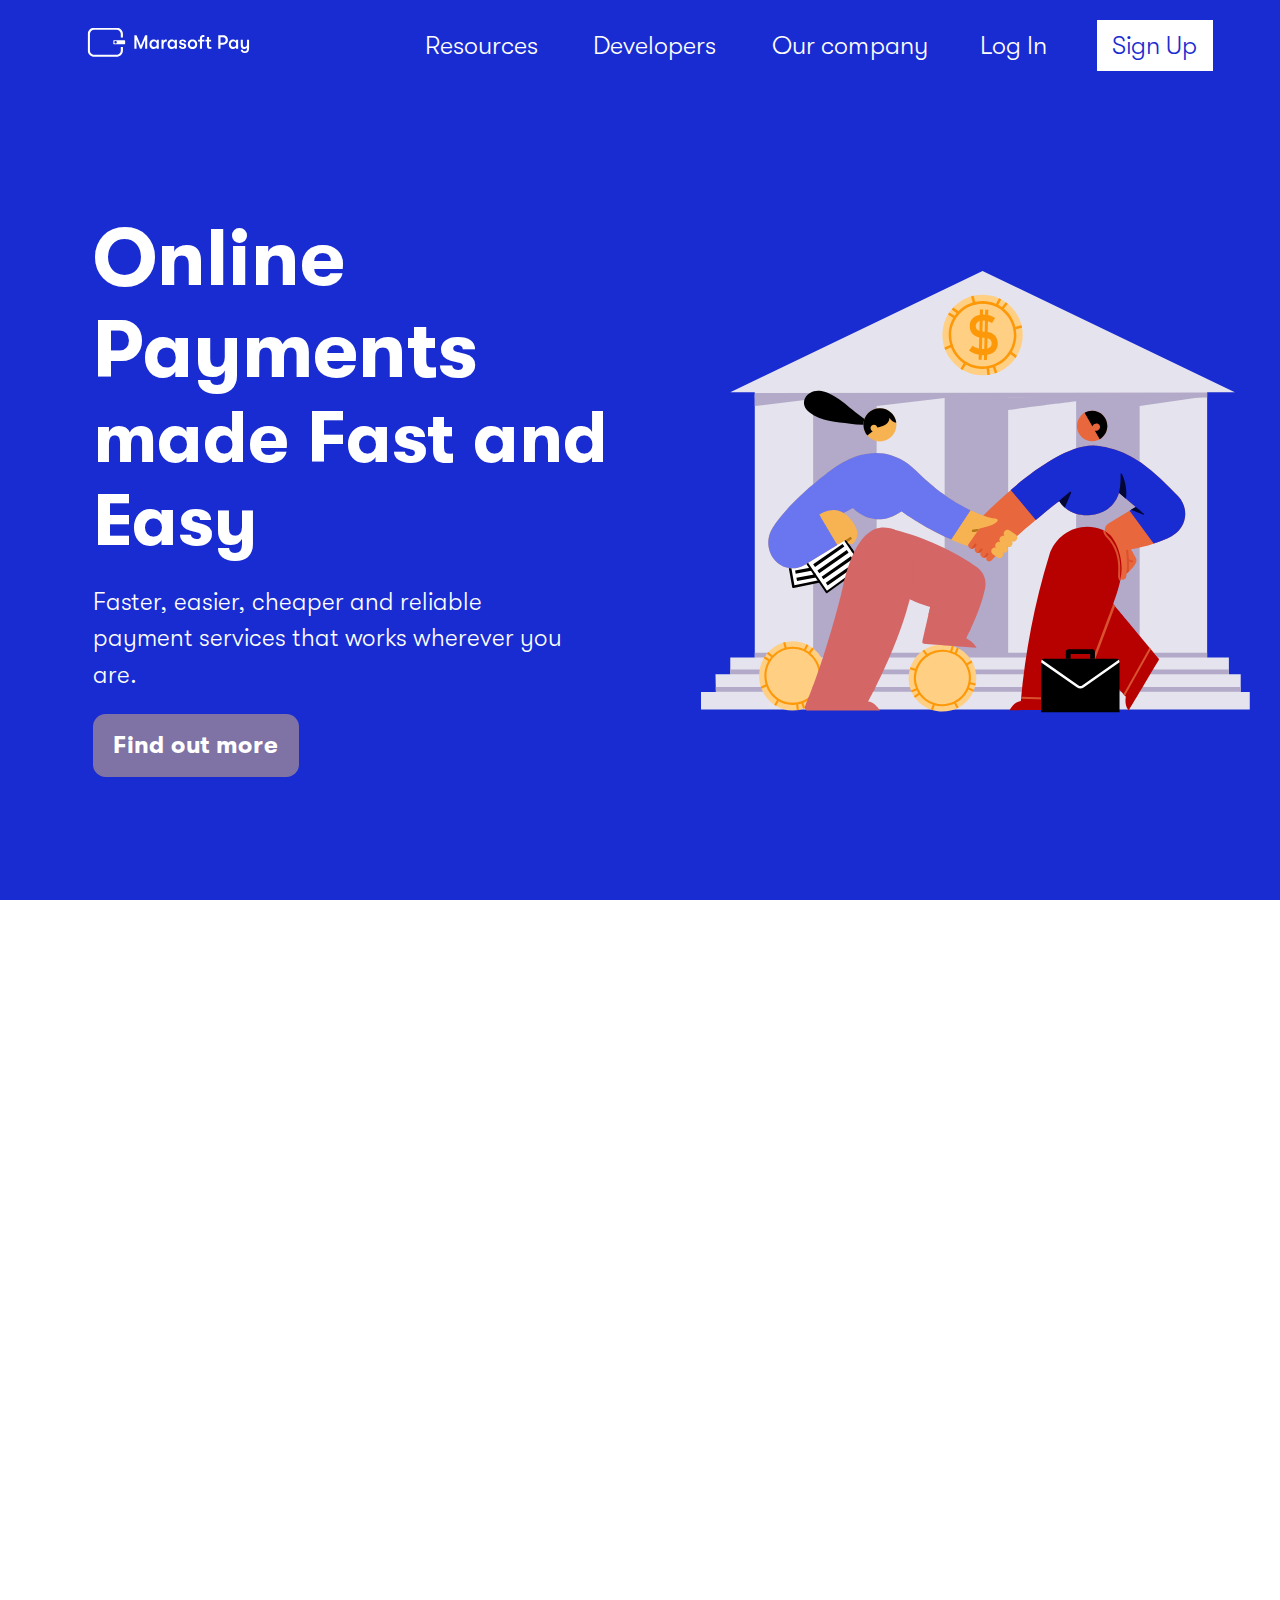
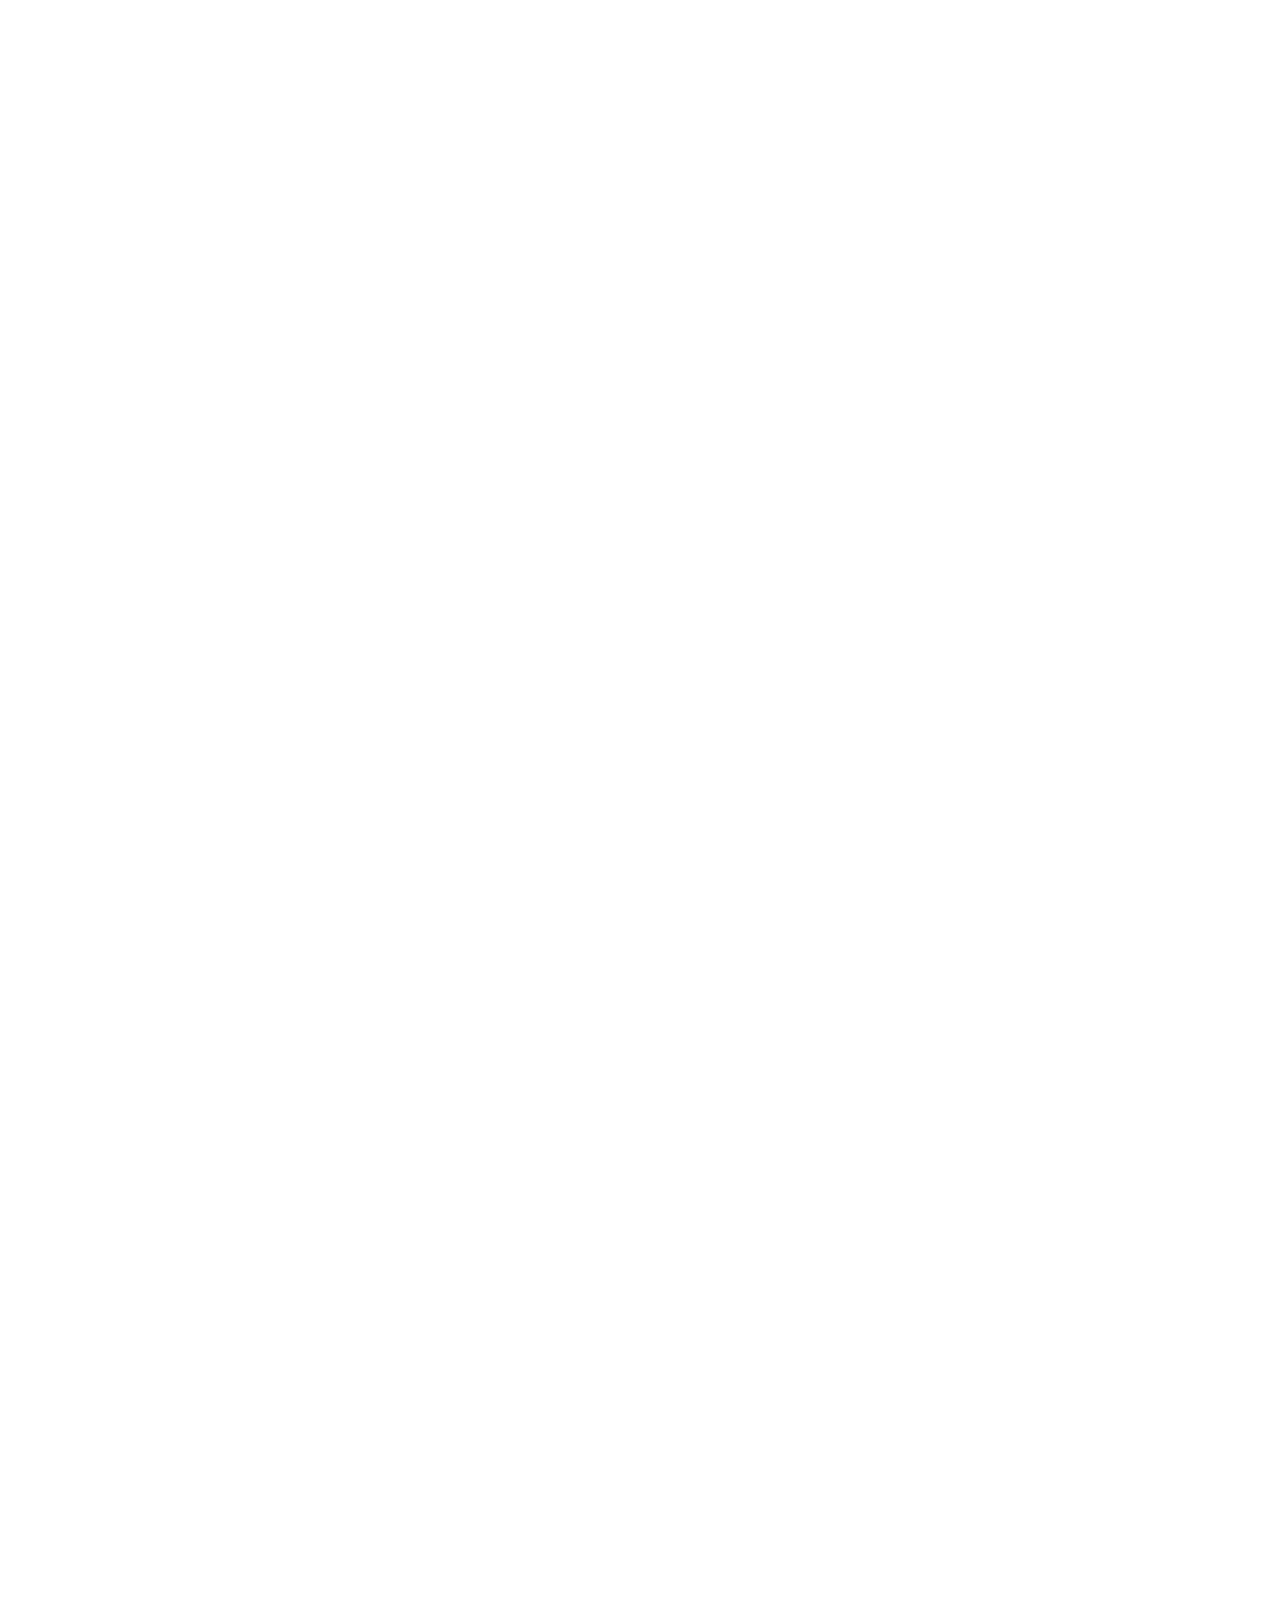
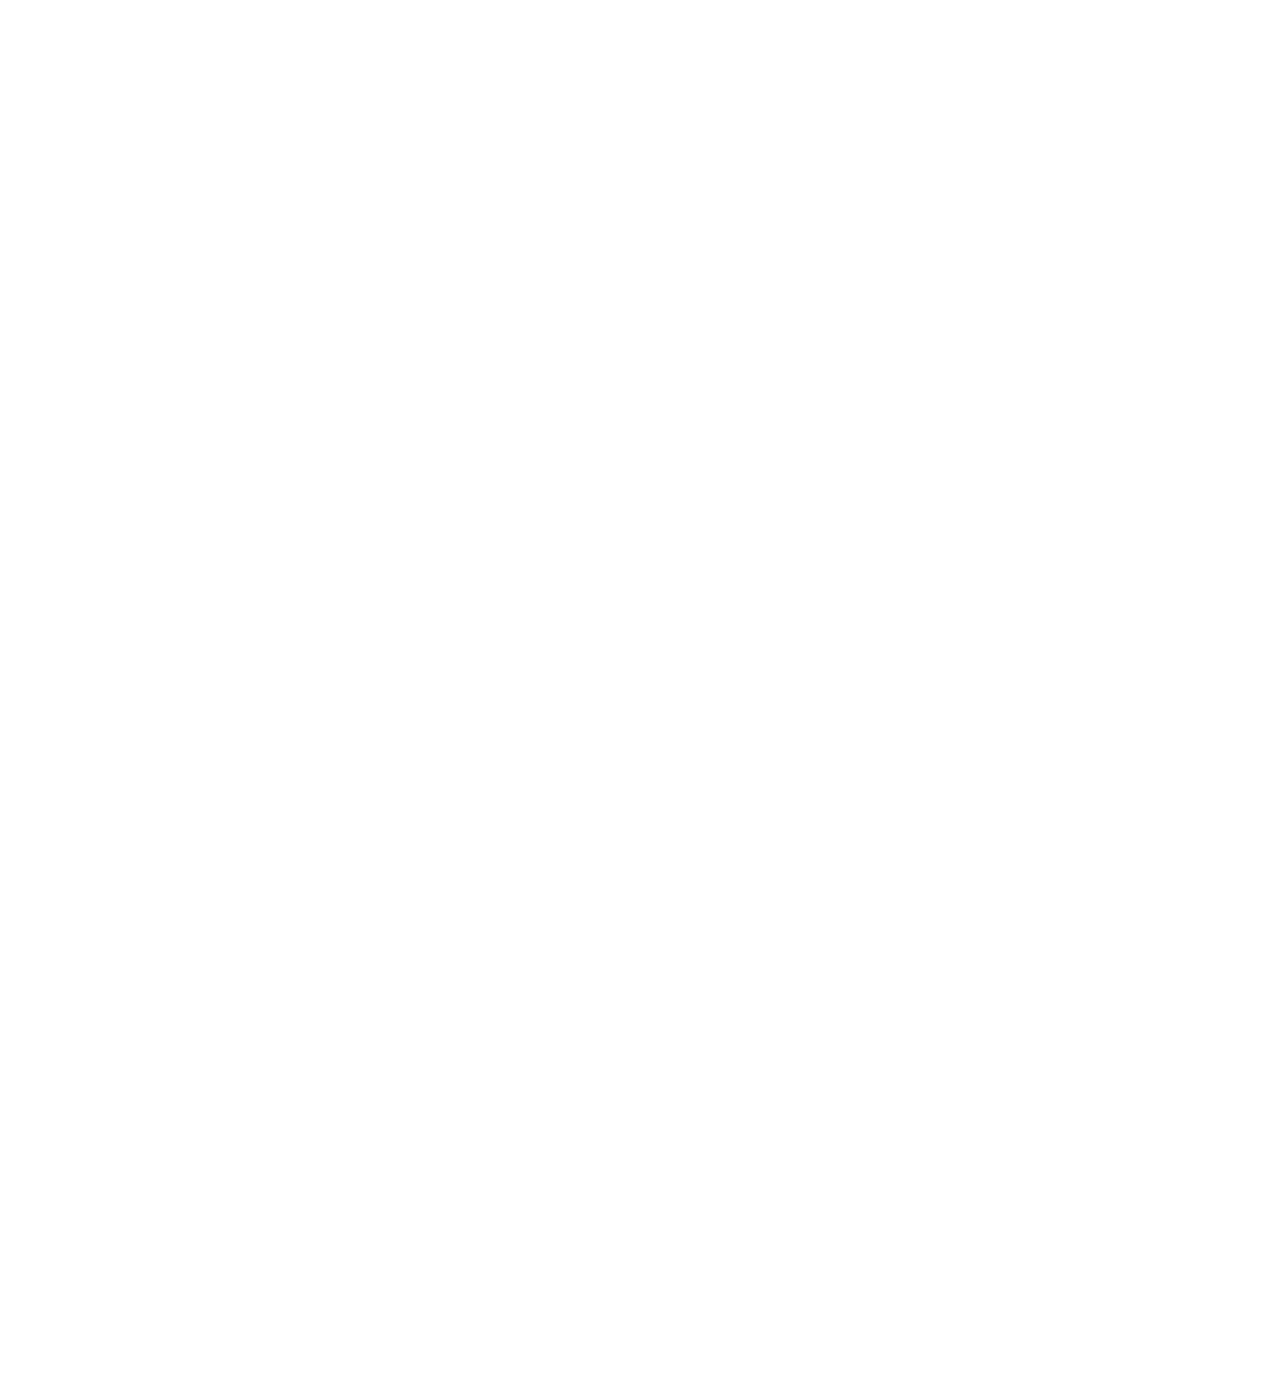
<file: index.html>
<!DOCTYPE html>
<html lang="en">
  <head>
    <meta charset="UTF-8" />
    <meta http-equiv="X-UA-Compatible" content="IE=edge" />
    <meta name="viewport" content="width=device-width, initial-scale=1.0" />
    <link rel="stylesheet" href="./styles/main.css" />
    <link rel="stylesheet" href="./styles/animate.css" />
    <link
      rel="shortcut icon"
      href="https://dashboard.marasoftpay.com/assets/image/icon.png"
      type="image/x-icon"
    />
    <title>Marasoft Pay - Online Payments made Fast and Easy</title>
  </head>
  <body onload="load()">
    <!-- nav -->

    <!-- nav md & lg -->
    <nav class="lg">
      <div class="logo">
        <a href="https://marasoftpay.com/">
          <img src="./assets/images/marasoft-logo-white.svg" alt="" />
        </a>
      </div>
      <div class="links">
        <a href="https://marasoftpay.blogspot.com/" target="_blank"
          >Resources</a
        >
        <a href="https://developers.marasoftpay.com/">Developers</a>
        <a href="">Our company</a>
      </div>
      <div class="form">
        <a href="https://dashboard.marasoftpay.com/login/" class="login"> Log In </a>
        <a href="https://dashboard.marasoftpay.com/register/" class="signup">
          Sign Up
        </a>
      </div>
    </nav>

    <!-- nav sm -->
    <nav class="sm">
      <div class="logo">
        <img src="./assets/images/marasoft-logo-white.svg" alt="" />
      </div>
      <div class="toggle-cont" style="justify-content: flex-end">
        <button class="nav-toggle" id="nav-toggle">
          <img
            src="./assets/images/nav-toggle.svg"
            alt=""
            id="nav-toggle-open"
            class="nav-toggle-icon"
          />
          <img
            src="./assets/images/nav-toggle-x.svg"
            alt=""
            id="nav-toggle-close"
            class="nav-toggle-icon"
          />
        </button>
      </div>
    </nav>

    <!-- nav dropdown -->
    <div class="nav-dropdown" id="nav-dropdown">
      <ul>
        <li class="link">
          <a href="https://marasoftpay.blogspot.com/" target="_blank"
            >Resources</a
          >
        </li>
        <li class="link">
          <a href="https://developers.marasoftpay.com/">Developers</a>
        </li>
        <li class="link">Our company</li>
        <li>
          <span style="background-color: #192cd1; color: white"
            ><a
              style="color: white; text-decoration: none"
              href="https://dashboard.marasoftpay.com/login/"
            >
              Log In
            </a></span
          >
          <span></span>
          <span
            ><a
              style="color: #192cd1; text-decoration: none"
              href="https://dashboard.marasoftpay.com/register/"
              class="signup"
            >
              Sign Up
            </a>
          </span>
        </li>
      </ul>
    </div>

    <!-- /nav -->

    <!-- MAIN -->
    <main>
      <div class="text">
        <h1>
          <span class="larger">Online Payments</span>
          <span class="split"></span> made Fast and Easy
        </h1>
        <p>
          Faster, easier, cheaper and reliable payment services that works
          wherever you are.
        </p>

        <div class="findOutMore">
          <a href=""> Find out more </a>
          <!-- <span>
            <img
              src="./assets/images/streamline-icon-interface-page-controller-scroll-up@48x48.svg"
              alt=""
            />
          </span> -->
          <div class="swipe"></div>
        </div>
      </div>
      <div class="mockup">
        <img src="./assets/images/main-illustration.svg" alt="" />
      </div>
    </main>
    <!-- ------------ END OF SECTION -------------- -->

    <!-- FEATURES -->
    <div class="features">
      <!-- <div class="feature-circle-1"></div>
      <div class="feature-circle-2"></div> -->
      <section id="feature-1">
        <div class=".feature-text" id="f1-text">
          <h1>
            We process transactions by direct transfers
            <span class="hide-mobile">, for local payments only.</span>
          </h1>
          <p>
            Be rest assured that our fast and seamless payment platform that
            enables payment customers pay you directly via transfers. It runs
            your local payments as quick as speed can be.
          </p>
          <a href=""> Learn more</a>
        </div>
        <div id="f1-mockup" class="feature-mockup-cont">
          <img src="./assets/images/feature-1.svg" class="feature-1" alt="" />
        </div>
      </section>
      <section class="second" id="feature-2">
        <div class=".feature-text" id="f2-text">
          <h1 class="lg">
            Charges as low as <span class="green-text">2%</span>
            for all transactions
          </h1>
          <p>
            We reduce transaction losses by our super low charges on all
            transactions which helps you save more as you spend.
          </p>
        </div>
        <div id="f2-mockup" class="feature-mockup-cont">
          <img src="./assets/images/feature-2.svg" class="feature-1" alt="" />
        </div>
      </section>
      <section  id="feature-3">
        <div class=".feature-text" id="f3-text">
          <h1 class="lg">
            Settlement within <br />
            <span class="green-text"> 6 hours</span>
          </h1>
          <p>
            We can easily support businesses who need urgent cashflow by helping
            them with settlement within 6 hours from transaction time.
          </p>
        </div>
         <div id="f3-mockup" class="feature-mockup-cont">
          <img src="./assets/images/budgeting.svg" class="feature-1" alt="" />
        </div>
      </section>
    </div>

    <!-- ------------ END OF SECTION -------------- -->

    <div id="bottom">

       <!-- ------------ POWERED BY -------------- -->

    <div
      id="poweredby"
    >
      <h2 >Powered by</h2>
      <div id="logos">
        <img src="./assets/images/cloudbank-logo.svg" alt="" />
        <!-- <img src="" alt=""> -->
      </div>
    </div>

    <!-- ------------ END OF SECTION -------------- -->

      <!-- CALL TO ACTION -->
    <div class="cta">
      <h2>Try Marasoft Pay now</h2>

      <p>Start making fast and easy payments in a few minutes</p>

      <div class="link-cont">
        <a href="https://dashboard.marasoftpay.com/register/">Get started</a>
      </div>
    </div>
    <!-- ------------ END OF SECTION -------------- -->

    <!-- FOOTER -->
    <footer class="footer-sm">
      <div class="container">
        <div class="toggle-item">
          <div class="toggle-header" data-toggle-id="why-marasoft">
            <h4 >
              <span> Why Marasoft </span>
              <span><img src="./assets/images/tih-icon-open.svg" alt=""></span>
            </h4>
          </div>
          <div id="why-marasoft" class="toggle-body">
            <p><a href="./404.html">Why choose Marasoft?</a></p>
            <p><a href="./404.html">Success rates</a></p>

            <p><a href="./404.html">For Entrepreneurs</a></p>
            <p><a href="./404.html">For Coorporate</a></p>
            <p><a href="./404.html">For Local Payments</a></p>

            <p><a href="./404.html">For Betting</a></p>
          </div>
        </div>

        <div class="toggle-item">
          <div class="toggle-header" data-toggle-id="learn">
            <h4  >
              <span>Learn</span>   
              <span><img src="./assets/images/tih-icon-open.svg" alt=""></span>
            </h4>
          </div>

          <div id="learn" class="toggle-body"> 
            <p>
              <a href="https://marasoftpay.blogspot.com/" target="_blank"
                >Blog</a
              >
            </p>
            <p><a href="./404.html">Guides</a></p>
            <p><a href="./404.html">Video Tutorial</a></p>
            <p><a href="./404.html">Commerce</a></p>
          </div>
        </div>

        <div class="toggle-item">
          <div class="toggle-header" data-toggle-id="customers">
            <h4>
              <span>Customers</span>
              <span><img src="./assets/images/tih-icon-open.svg" alt=""></span>
            </h4>
          </div>
          <div id="customers" class="toggle-body">
            <p><a href="./404.html">Testimonials</a></p>
          </div>
        </div>

        <div class="toggle-item">
          <div class="toggle-header" data-toggle-id="support">
            <h4 >
              <span>Support</span>
              <span><img src="./assets/images/tih-icon-open.svg" alt=""></span>
            </h4>
          </div>
          <div id="support" class="toggle-body">
            <p><a href="./404.html">Help Desk</a></p>
            <p><a href="./404.html">Contact Us</a></p>
            <p><a href="./404.html">Why was I debited?</a></p>
          </div>
        </div>

        <div class="toggle-item">
          <div class="toggle-header" data-toggle-id="community">
            <h4>
            <span>Community</span>
            <span><img src="./assets/images/tih-icon-open.svg" alt=""></span>
          </div>
          </h4>
          <div id="community" class="toggle-body">
            <p><a href="">Lagos, Nigeria</a></p>
          </div>
        </div>

        <div class="toggle-item">
          <div class="toggle-header" data-toggle-id="about">
            <h4 >
              <span>About</span>
              <span><img src="./assets/images/tih-icon-open.svg" alt=""></span>
            </h4>
          </div>
          <div id="about" class="toggle-body">
            <p><a href="./404.html">Company</a></p>
            <p><a href="./404.html">Careers</a></p>
            <p><a href="./404.html">Compliance</a></p>
            <p><a href="./privacy.html">Privacy policy  </a></p>
            <p><a href="./terms.html"> Terms </a></p>
            <p><a href="./marchant-service-agreement.html">Merchant Service Agreement </a></p>
          </div>
        </div>
      </div>
      <div class="line"></div>
      <!-- hvjj -->
      <div class="container2">
        <div>
          <h4>Contact</h4>
          <p><a href="" class="email">info@marasoftpay.com</a></p>
          <div class="icons">
            <a target="_blank" href="https://twitter.com/marasoftpay?s=11">
              <svg  viewBox="0 0 22 17"  xmlns="http://www.w3.org/2000/svg">
<path d="M18.995 2.68799C19.8914 2.15208 20.5622 1.30823 20.882 0.313989C20.0397 0.813791 19.118 1.16587 18.157 1.35499C16.8246 -0.0544839 14.7135 -0.397485 13.0034 0.517645C11.2933 1.43277 10.4075 3.37948 10.841 5.26999C7.39062 5.09676 4.17598 3.4669 1.99702 0.785989C0.859855 2.74741 1.44097 5.25477 3.32502 6.51599C2.64373 6.49409 1.97754 6.30963 1.38202 5.97799C1.38202 5.99599 1.38202 6.01399 1.38202 6.03199C1.38241 8.07514 2.82239 9.83507 4.82502 10.24C4.19308 10.4119 3.53022 10.4372 2.88702 10.314C3.45022 12.0613 5.06057 13.2583 6.89602 13.294C5.37585 14.4871 3.49849 15.1342 1.56602 15.131C1.22349 15.1315 0.881226 15.1118 0.541016 15.072C2.50341 16.333 4.78739 17.0023 7.12002 17C10.3653 17.0223 13.484 15.7429 15.7787 13.448C18.0734 11.1531 19.3526 8.03424 19.33 4.78899C19.33 4.60299 19.3257 4.41799 19.317 4.23399C20.1575 3.62659 20.8828 2.87414 21.459 2.01199C20.676 2.35905 19.8455 2.58691 18.995 2.68799Z" />
</svg>

            </a>
            <!-- <a href="">Fb</a> -->
            <a
              target="_blank"
              href="https://instagram.com/marasoft_pay?utm_medium=copy_link"
            >
              <svg  viewBox="0 0 19 19"  xmlns="http://www.w3.org/2000/svg">
<path d="M9.00195 18.041C6.54195 18.041 6.25195 18.028 5.29195 17.986C4.54332 17.9614 3.80439 17.8092 3.10695 17.536C1.90026 17.0664 0.946094 16.1119 0.476953 14.905C0.214259 14.205 0.072571 13.4655 0.0579531 12.718C0.00195312 11.76 0.00195312 11.446 0.00195312 9.005C0.00195312 6.538 0.0149531 6.25 0.0579531 5.295C0.0728908 4.54853 0.214574 3.81001 0.476953 3.111C0.945584 1.90253 1.9013 0.947177 3.10995 0.479005C3.8086 0.215207 4.5473 0.0731492 5.29395 0.0590049C6.24895 0.00500488 6.56295 0.00500488 9.00195 0.00500488C11.482 0.00500488 11.767 0.0180049 12.712 0.0590049C13.4605 0.0732715 14.2012 0.215315 14.902 0.479005C16.1103 0.947708 17.0658 1.90288 17.535 3.111C17.8021 3.8202 17.9445 4.57026 17.956 5.328C18.012 6.286 18.012 6.59901 18.012 9.03901C18.012 11.479 17.998 11.799 17.956 12.746C17.9411 13.4942 17.799 14.2344 17.536 14.935C17.0656 16.1427 16.11 17.0976 14.902 17.567C14.2022 17.8292 13.4631 17.9709 12.716 17.986C11.761 18.041 11.448 18.041 9.00195 18.041ZM8.96795 1.588C6.52195 1.588 6.26795 1.6 5.31295 1.643C4.74294 1.65056 4.17843 1.75575 3.64395 1.954C2.85471 2.25601 2.23018 2.878 1.92495 3.666C1.72517 4.2063 1.61996 4.77698 1.61395 5.353C1.56095 6.322 1.56095 6.576 1.56095 9.005C1.56095 11.405 1.56995 11.696 1.61395 12.659C1.62291 13.2292 1.72805 13.7938 1.92495 14.329C2.23063 15.1165 2.85505 15.738 3.64395 16.04C4.17807 16.2396 4.7428 16.3448 5.31295 16.351C6.28095 16.407 6.53595 16.407 8.96795 16.407C11.421 16.407 11.675 16.395 12.622 16.351C13.1924 16.3441 13.7573 16.2389 14.292 16.04C15.0764 15.7354 15.6969 15.1153 16.002 14.331C16.2014 13.7903 16.3065 13.2193 16.313 12.643H16.324C16.367 11.687 16.367 11.432 16.367 8.98901C16.367 6.54601 16.356 6.289 16.313 5.334C16.304 4.76446 16.1988 4.20052 16.002 3.666C15.6976 2.88058 15.077 2.2593 14.292 1.954C13.7574 1.75475 13.1924 1.64953 12.622 1.643C11.655 1.588 11.402 1.588 8.96795 1.588ZM9.00195 13.624C7.13194 13.6252 5.44537 12.4997 4.72882 10.7725C4.01226 9.04518 4.40686 7.05634 5.72858 5.73347C7.05031 4.4106 9.03882 4.01428 10.7667 4.72934C12.4946 5.4444 13.6215 7.12999 13.622 9C13.6192 11.5511 11.553 13.619 9.00195 13.624ZM9.00195 5.998C7.3451 5.998 6.00195 7.34115 6.00195 8.998C6.00195 10.6549 7.3451 11.998 9.00195 11.998C10.6588 11.998 12.002 10.6549 12.002 8.998C11.9981 7.34275 10.6572 6.00185 9.00195 5.998ZM13.802 5.28501C13.2074 5.2828 12.7269 4.79959 12.728 4.20501C12.7291 3.61043 13.2114 3.12901 13.806 3.12901C14.4005 3.12901 14.8828 3.61042 14.884 4.205C14.8842 4.49187 14.7702 4.76703 14.5672 4.96968C14.3642 5.17234 14.0888 5.2858 13.802 5.28501Z" />
</svg>

            </a>
            <a
              target="_blank"
              href="https://www.linkedin.com/company/marasoft-pay"
            >
              <svg viewBox="0 0 56 56"  xmlns="http://www.w3.org/2000/svg">
<path d="M30.2222 48H21.3333V21.3333H30.2222V25.7778C32.1169 23.3672 34.9902 21.9302 38.0555 21.86C43.5679 21.8906 48.0159 26.3764 48 31.8889V48H39.111V33C38.7556 30.517 36.6261 28.6746 34.1177 28.68C33.0206 28.7147 31.9849 29.1951 31.2498 30.0103C30.5147 30.8255 30.1436 31.9051 30.2222 33V48ZM16.8889 48H8V21.3333H16.8889V48ZM12.4444 16.8889C9.98984 16.8889 8 14.899 8 12.4444C8 9.98985 9.98984 8 12.4444 8C14.899 8 16.8889 9.98985 16.8889 12.4444C16.8889 13.6232 16.4206 14.7536 15.5871 15.5871C14.7536 16.4206 13.6232 16.8889 12.4444 16.8889Z" />
</svg>

            </a>
            <!-- <a href="">Yt</a> -->
          </div>
        </div>
        <div>
          <h4>Address</h4>
          <!-- <p><a href="">No 9 Bode Thomas,</a></p>
          <p><a href="">Surulere,</a></p> -->
          <p>Lagos, Nigeria.</p>
        </div>
      </div>
    </footer>

    <footer class="footer-lg">
     <div class="container-lg">
        <div class="toggle-item">
          <div class="toggle-header" data-toggle-id="why-marasoft">
            <h4 >
              <span> Why Marasoft </span>
              <span><img src="./assets/images/tih-icon-open.svg" alt=""></span>
            </h4>
          </div>
          <div id="why-marasoft" class="toggle-body">
            <p><a href="./404.html">Why choose Marasoft?</a></p>
            <p><a href="./404.html">Success rates</a></p>
            <div class="footer-gap"></div>

            <p><a href="./404.html">For Entrepreneurs</a></p>
            <p><a href="./404.html">For Coorporate</a></p>
            <p><a href="./404.html">For Local Payments</a></p>
            <div class="footer-gap"></div>

            <p><a href="./404.html">For Betting</a></p>
          </div>
        </div>

        <div class="container-inner">
          <div >
            <div class="toggle-item">
          <div class="toggle-header" data-toggle-id="learn">
            <h4  >
              <span>Learn</span>   
              <span><img src="./assets/images/tih-icon-open.svg" alt=""></span>
            </h4>
          </div>

          <div id="learn" class="toggle-body"> 
            <p>
              <a href="https://marasoftpay.blogspot.com/" target="_blank"
                >Blog</a
              >
            </p>
            <p><a href="./404.html">Guides</a></p>
            <p><a href="./404.html">Video Tutorial</a></p>
            <p><a href="./404.html">Commerce</a></p>
          </div>
        </div>
        <div class="footer-gap"></div>
        <div class="toggle-item">
          <div class="toggle-header" data-toggle-id="customers">
            <h4>
              <span>Customers</span>
              <span><img src="./assets/images/tih-icon-open.svg" alt=""></span>
            </h4>
          </div>
          <div id="customers" class="toggle-body">
            <p><a href="./404.html">Testimonials</a></p>
          </div>
        </div>
          </div>
          
          <div >
            <div class="toggle-item">
          <div class="toggle-header" data-toggle-id="support">
            <h4 >
              <span>Support</span>
              <span><img src="./assets/images/tih-icon-open.svg" alt=""></span>
            </h4>
          </div>
          <div id="support" class="toggle-body">
            <p><a href="./404.html">Help Desk</a></p>
            <p><a href="./404.html">Contact Us</a></p>
            <p><a href="./404.html">Why was I debited?</a></p>
            <p><a href="./404.html"> .</a></p>
          </div>
        </div>
        <div class="footer-gap"></div>

        <div class="toggle-item">
          <div class="toggle-header" data-toggle-id="community">
            <h4>
            <span>Community</span>
            <span><img src="./assets/images/tih-icon-open.svg" alt=""></span>
          </div>
          </h4>
          <div id="community" class="toggle-body">
            <p><a href="">Lagos, Nigeria</a></p>
          </div>
        </div>
          </div>
        <div class="toggle-item">
          <div class="toggle-header" data-toggle-id="about">
            <h4 >
              <span>About</span>
              <span><img src="./assets/images/tih-icon-open.svg" alt=""></span>
            </h4>
          </div>
          <div id="about" class="toggle-body">
            <p><a href="./404.html">Company</a></p>
            <p><a href="./404.html">Careers</a></p>
            <p><a href="./404.html">Compliance</a></p>
            <p><a href="./privacy.html">Privacy policy  </a></p>
            <p><a href="./terms.html"> Terms </a></p>
            <p><a href="./marchant-service-agreement.html">Merchant Service Agreement </a></p>
          </div>
        </div>
      </div>

       </div>
       <div class="container2">
        <div>
          <h4>Contact</h4>
          <p><a href="mailto:info@marasoftpay.com" class="email">info@marasoftpay.com</a></p>
          <div class="icons">
            <a target="_blank" href="https://twitter.com/marasoftpay?s=11">
              <svg  viewBox="0 0 22 17" fill="none" xmlns="http://www.w3.org/2000/svg">
<path d="M18.995 2.68799C19.8914 2.15208 20.5622 1.30823 20.882 0.313989C20.0397 0.813791 19.118 1.16587 18.157 1.35499C16.8246 -0.0544839 14.7135 -0.397485 13.0034 0.517645C11.2933 1.43277 10.4075 3.37948 10.841 5.26999C7.39062 5.09676 4.17598 3.4669 1.99702 0.785989C0.859855 2.74741 1.44097 5.25477 3.32502 6.51599C2.64373 6.49409 1.97754 6.30963 1.38202 5.97799C1.38202 5.99599 1.38202 6.01399 1.38202 6.03199C1.38241 8.07514 2.82239 9.83507 4.82502 10.24C4.19308 10.4119 3.53022 10.4372 2.88702 10.314C3.45022 12.0613 5.06057 13.2583 6.89602 13.294C5.37585 14.4871 3.49849 15.1342 1.56602 15.131C1.22349 15.1315 0.881226 15.1118 0.541016 15.072C2.50341 16.333 4.78739 17.0023 7.12002 17C10.3653 17.0223 13.484 15.7429 15.7787 13.448C18.0734 11.1531 19.3526 8.03424 19.33 4.78899C19.33 4.60299 19.3257 4.41799 19.317 4.23399C20.1575 3.62659 20.8828 2.87414 21.459 2.01199C20.676 2.35905 19.8455 2.58691 18.995 2.68799Z" />
</svg>

            </a>
            <!-- <a href="">Fb</a> -->
            <a
              target="_blank"
              href="https://instagram.com/marasoft_pay?utm_medium=copy_link"
            >
              <svg  viewBox="0 0 19 19"  xmlns="http://www.w3.org/2000/svg">
<path d="M9.00195 18.041C6.54195 18.041 6.25195 18.028 5.29195 17.986C4.54332 17.9614 3.80439 17.8092 3.10695 17.536C1.90026 17.0664 0.946094 16.1119 0.476953 14.905C0.214259 14.205 0.072571 13.4655 0.0579531 12.718C0.00195312 11.76 0.00195312 11.446 0.00195312 9.005C0.00195312 6.538 0.0149531 6.25 0.0579531 5.295C0.0728908 4.54853 0.214574 3.81001 0.476953 3.111C0.945584 1.90253 1.9013 0.947177 3.10995 0.479005C3.8086 0.215207 4.5473 0.0731492 5.29395 0.0590049C6.24895 0.00500488 6.56295 0.00500488 9.00195 0.00500488C11.482 0.00500488 11.767 0.0180049 12.712 0.0590049C13.4605 0.0732715 14.2012 0.215315 14.902 0.479005C16.1103 0.947708 17.0658 1.90288 17.535 3.111C17.8021 3.8202 17.9445 4.57026 17.956 5.328C18.012 6.286 18.012 6.59901 18.012 9.03901C18.012 11.479 17.998 11.799 17.956 12.746C17.9411 13.4942 17.799 14.2344 17.536 14.935C17.0656 16.1427 16.11 17.0976 14.902 17.567C14.2022 17.8292 13.4631 17.9709 12.716 17.986C11.761 18.041 11.448 18.041 9.00195 18.041ZM8.96795 1.588C6.52195 1.588 6.26795 1.6 5.31295 1.643C4.74294 1.65056 4.17843 1.75575 3.64395 1.954C2.85471 2.25601 2.23018 2.878 1.92495 3.666C1.72517 4.2063 1.61996 4.77698 1.61395 5.353C1.56095 6.322 1.56095 6.576 1.56095 9.005C1.56095 11.405 1.56995 11.696 1.61395 12.659C1.62291 13.2292 1.72805 13.7938 1.92495 14.329C2.23063 15.1165 2.85505 15.738 3.64395 16.04C4.17807 16.2396 4.7428 16.3448 5.31295 16.351C6.28095 16.407 6.53595 16.407 8.96795 16.407C11.421 16.407 11.675 16.395 12.622 16.351C13.1924 16.3441 13.7573 16.2389 14.292 16.04C15.0764 15.7354 15.6969 15.1153 16.002 14.331C16.2014 13.7903 16.3065 13.2193 16.313 12.643H16.324C16.367 11.687 16.367 11.432 16.367 8.98901C16.367 6.54601 16.356 6.289 16.313 5.334C16.304 4.76446 16.1988 4.20052 16.002 3.666C15.6976 2.88058 15.077 2.2593 14.292 1.954C13.7574 1.75475 13.1924 1.64953 12.622 1.643C11.655 1.588 11.402 1.588 8.96795 1.588ZM9.00195 13.624C7.13194 13.6252 5.44537 12.4997 4.72882 10.7725C4.01226 9.04518 4.40686 7.05634 5.72858 5.73347C7.05031 4.4106 9.03882 4.01428 10.7667 4.72934C12.4946 5.4444 13.6215 7.12999 13.622 9C13.6192 11.5511 11.553 13.619 9.00195 13.624ZM9.00195 5.998C7.3451 5.998 6.00195 7.34115 6.00195 8.998C6.00195 10.6549 7.3451 11.998 9.00195 11.998C10.6588 11.998 12.002 10.6549 12.002 8.998C11.9981 7.34275 10.6572 6.00185 9.00195 5.998ZM13.802 5.28501C13.2074 5.2828 12.7269 4.79959 12.728 4.20501C12.7291 3.61043 13.2114 3.12901 13.806 3.12901C14.4005 3.12901 14.8828 3.61042 14.884 4.205C14.8842 4.49187 14.7702 4.76703 14.5672 4.96968C14.3642 5.17234 14.0888 5.2858 13.802 5.28501Z" />
</svg>

            </a>
            <a
              target="_blank"
              href="https://www.linkedin.com/company/marasoft-pay"
            >
              <svg viewBox="0 0 56 56"  xmlns="http://www.w3.org/2000/svg">
<path d="M30.2222 48H21.3333V21.3333H30.2222V25.7778C32.1169 23.3672 34.9902 21.9302 38.0555 21.86C43.5679 21.8906 48.0159 26.3764 48 31.8889V48H39.111V33C38.7556 30.517 36.6261 28.6746 34.1177 28.68C33.0206 28.7147 31.9849 29.1951 31.2498 30.0103C30.5147 30.8255 30.1436 31.9051 30.2222 33V48ZM16.8889 48H8V21.3333H16.8889V48ZM12.4444 16.8889C9.98984 16.8889 8 14.899 8 12.4444C8 9.98985 9.98984 8 12.4444 8C14.899 8 16.8889 9.98985 16.8889 12.4444C16.8889 13.6232 16.4206 14.7536 15.5871 15.5871C14.7536 16.4206 13.6232 16.8889 12.4444 16.8889Z" />
</svg>

            </a>
            <!-- <a href="">Yt</a> -->
          </div>
        </div>
        <div>
          <h4>Address</h4>
          <!-- <p><a href="">No 9 Bode Thomas,</a></p>
          <p><a href="">Surulere,</a></p> -->
          <p><a >Lagos, Nigeria.</a></p>
        </div>
      </div>
    </footer>
    <!-- ------------ END OF SECTION -------------- -->
   </div>

    <!-- js -->
    <script src="./js/jQuery.js"></script>
    <script src="./js/index.js"></script>
  </body>
</html>
</file>
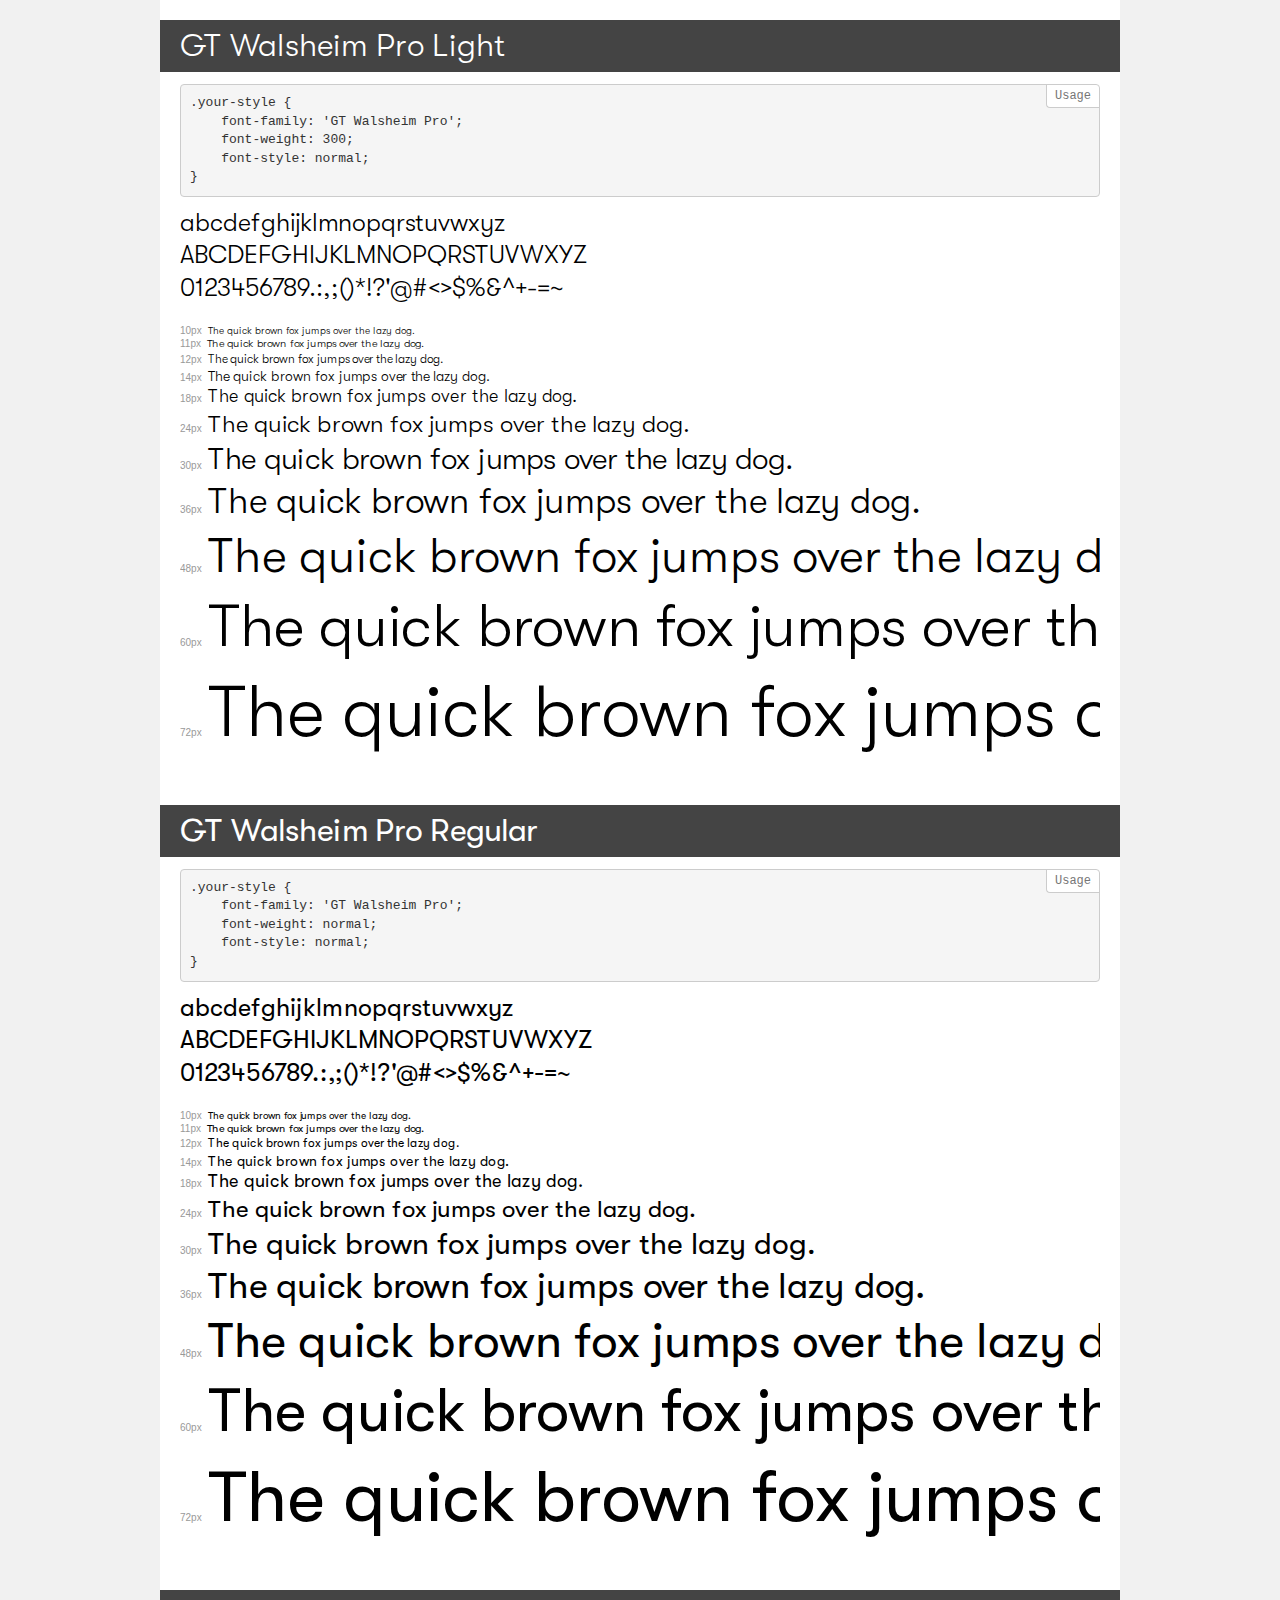
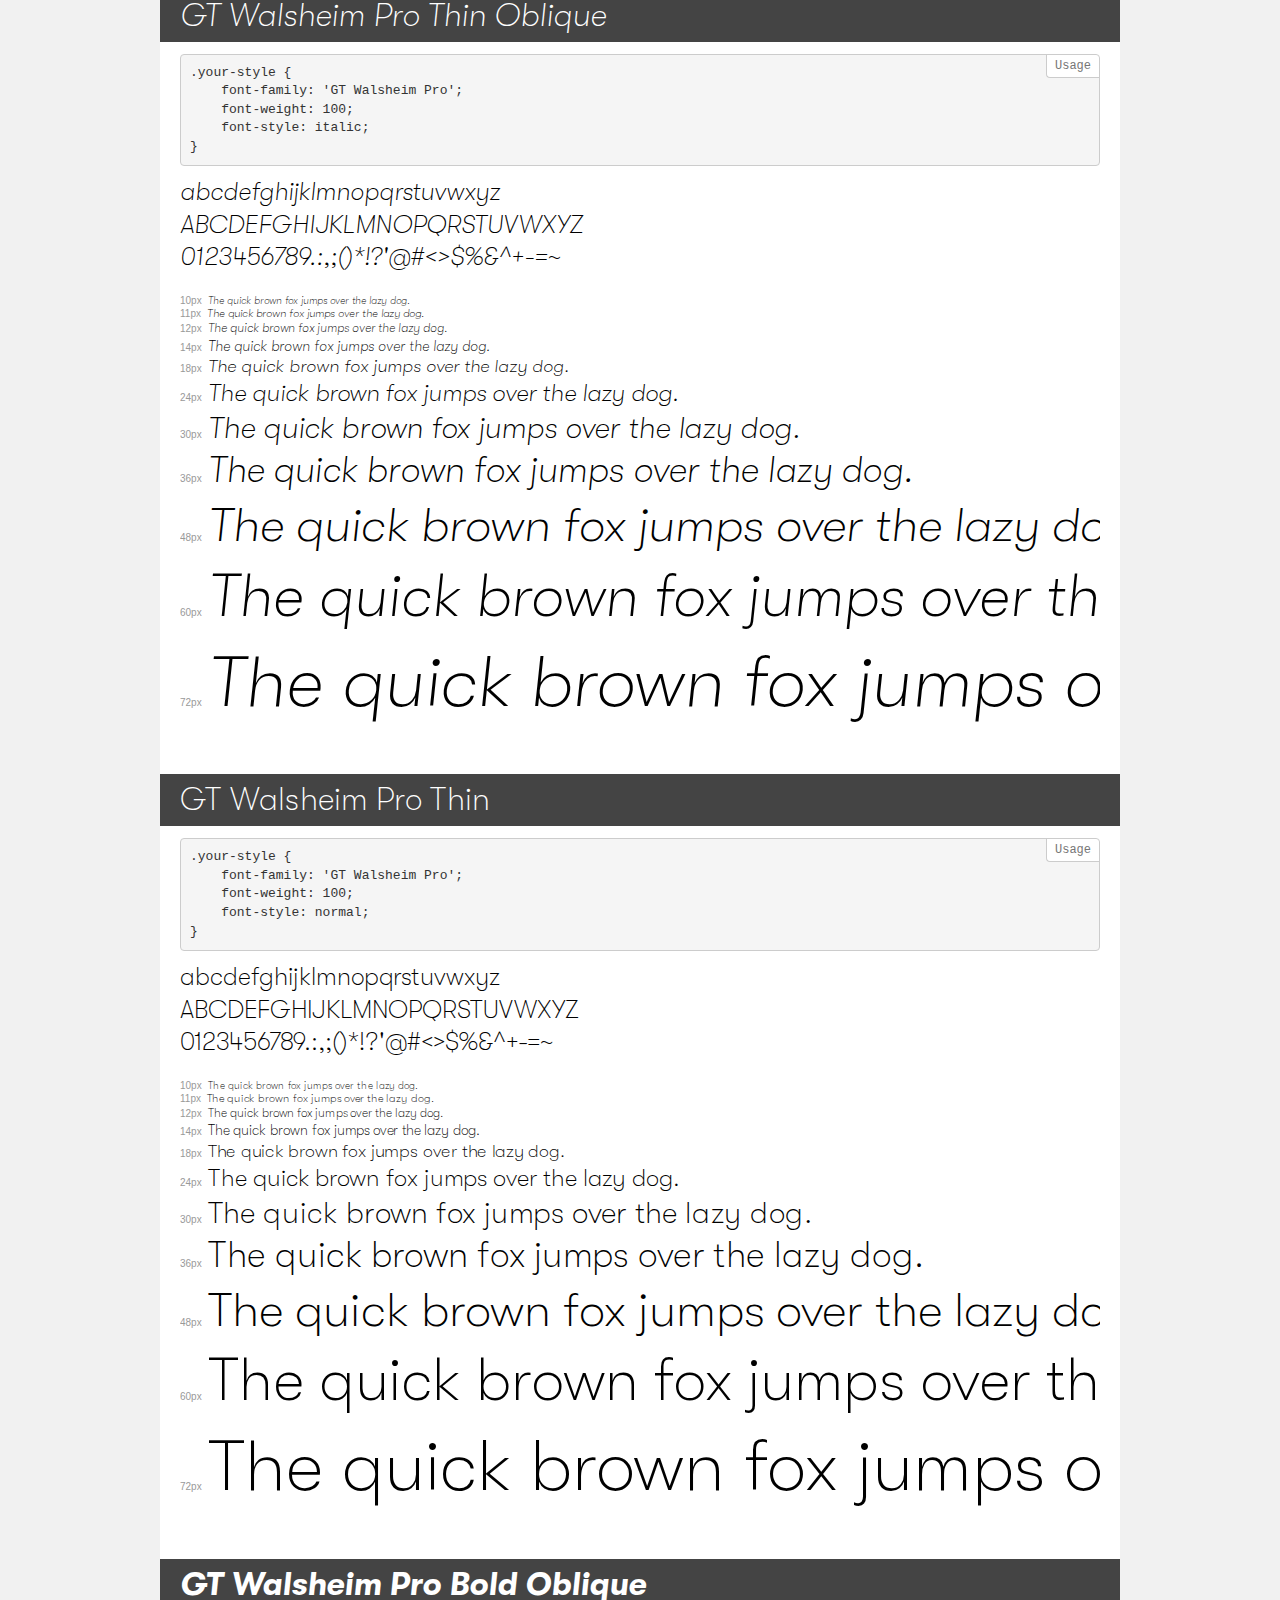
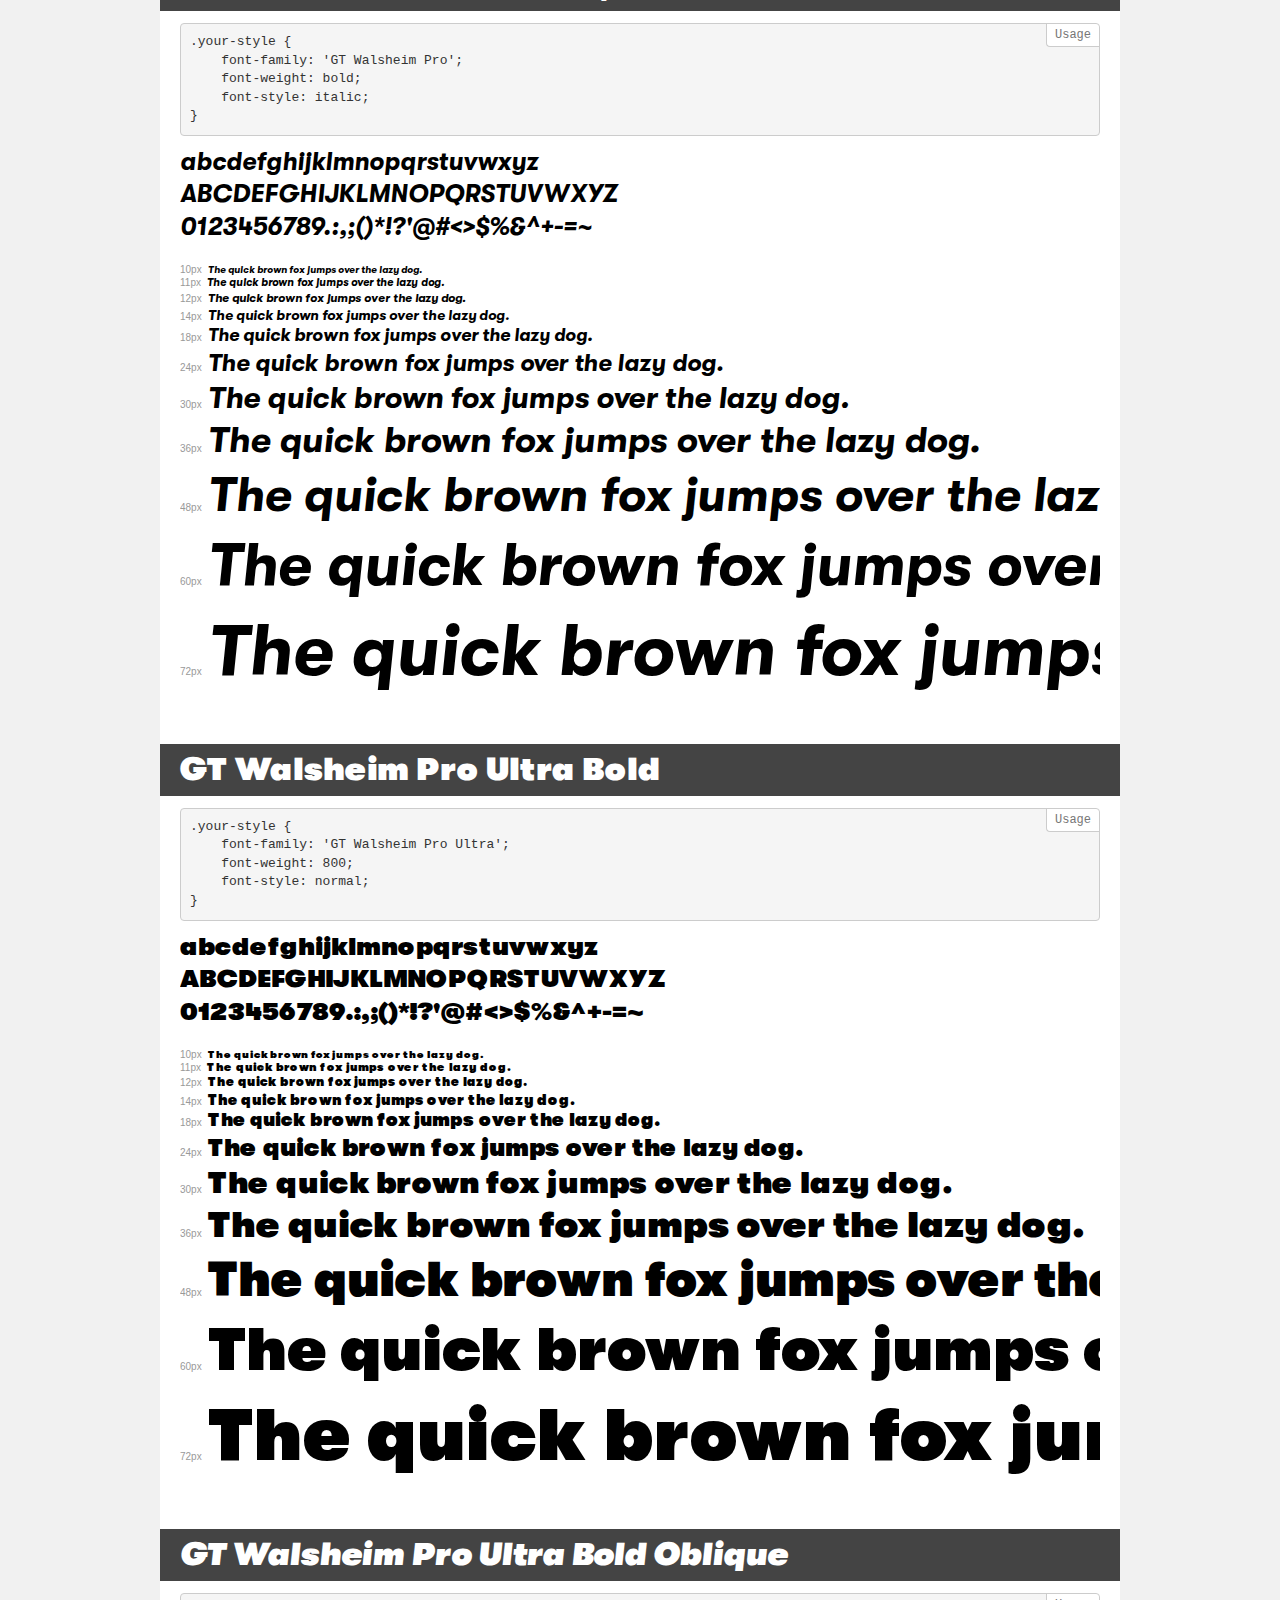
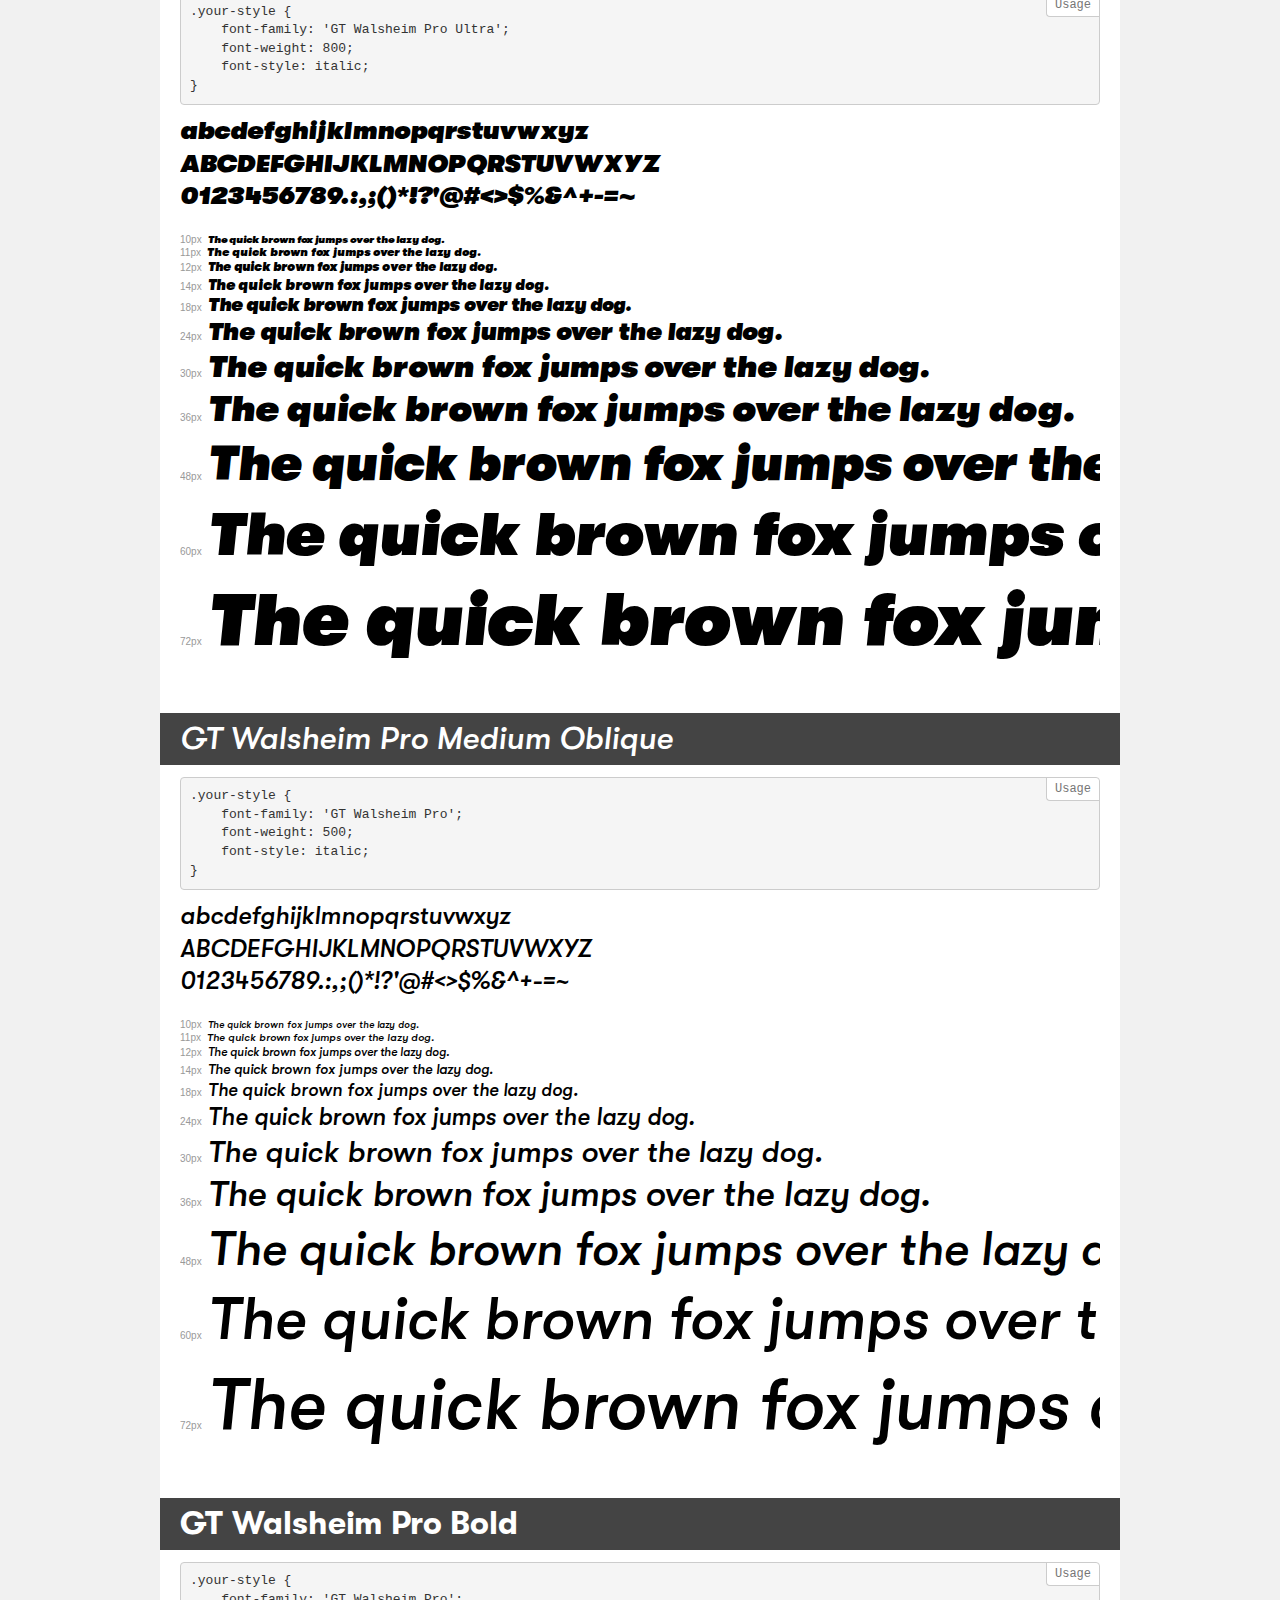
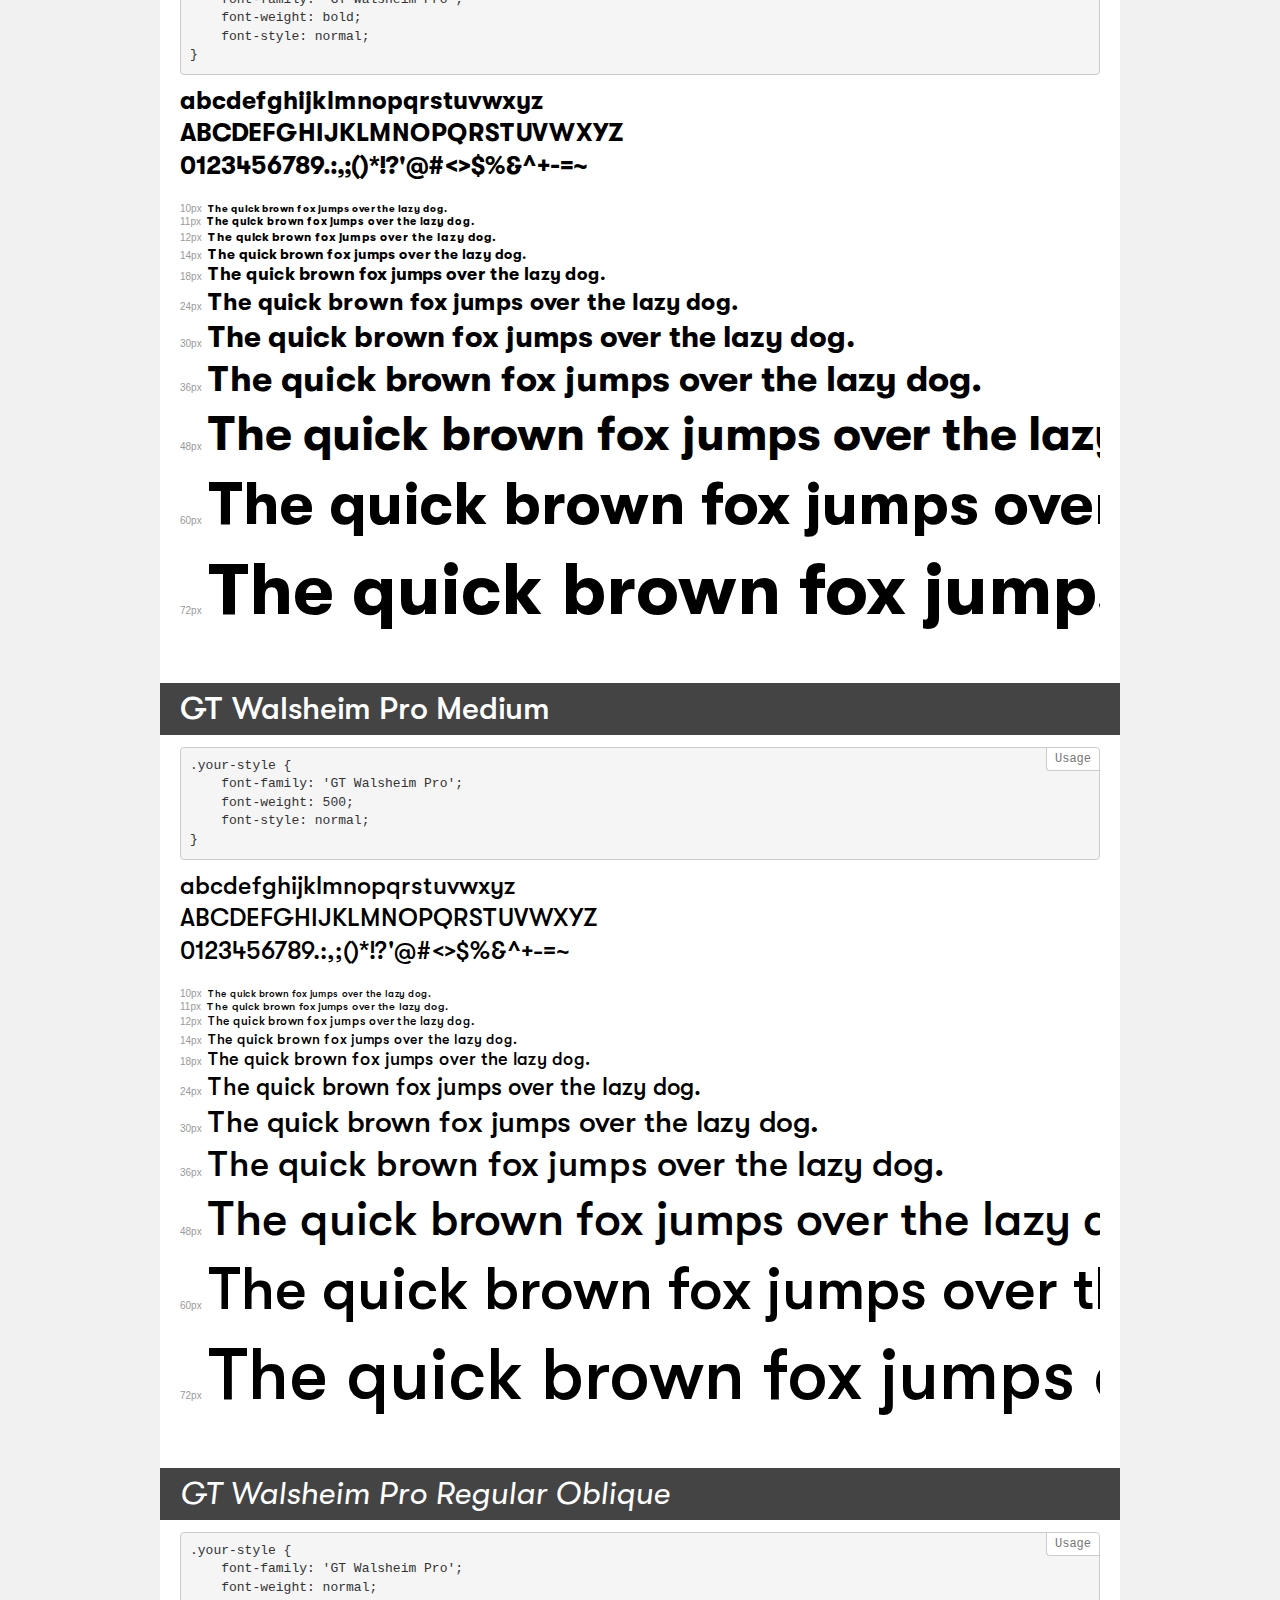
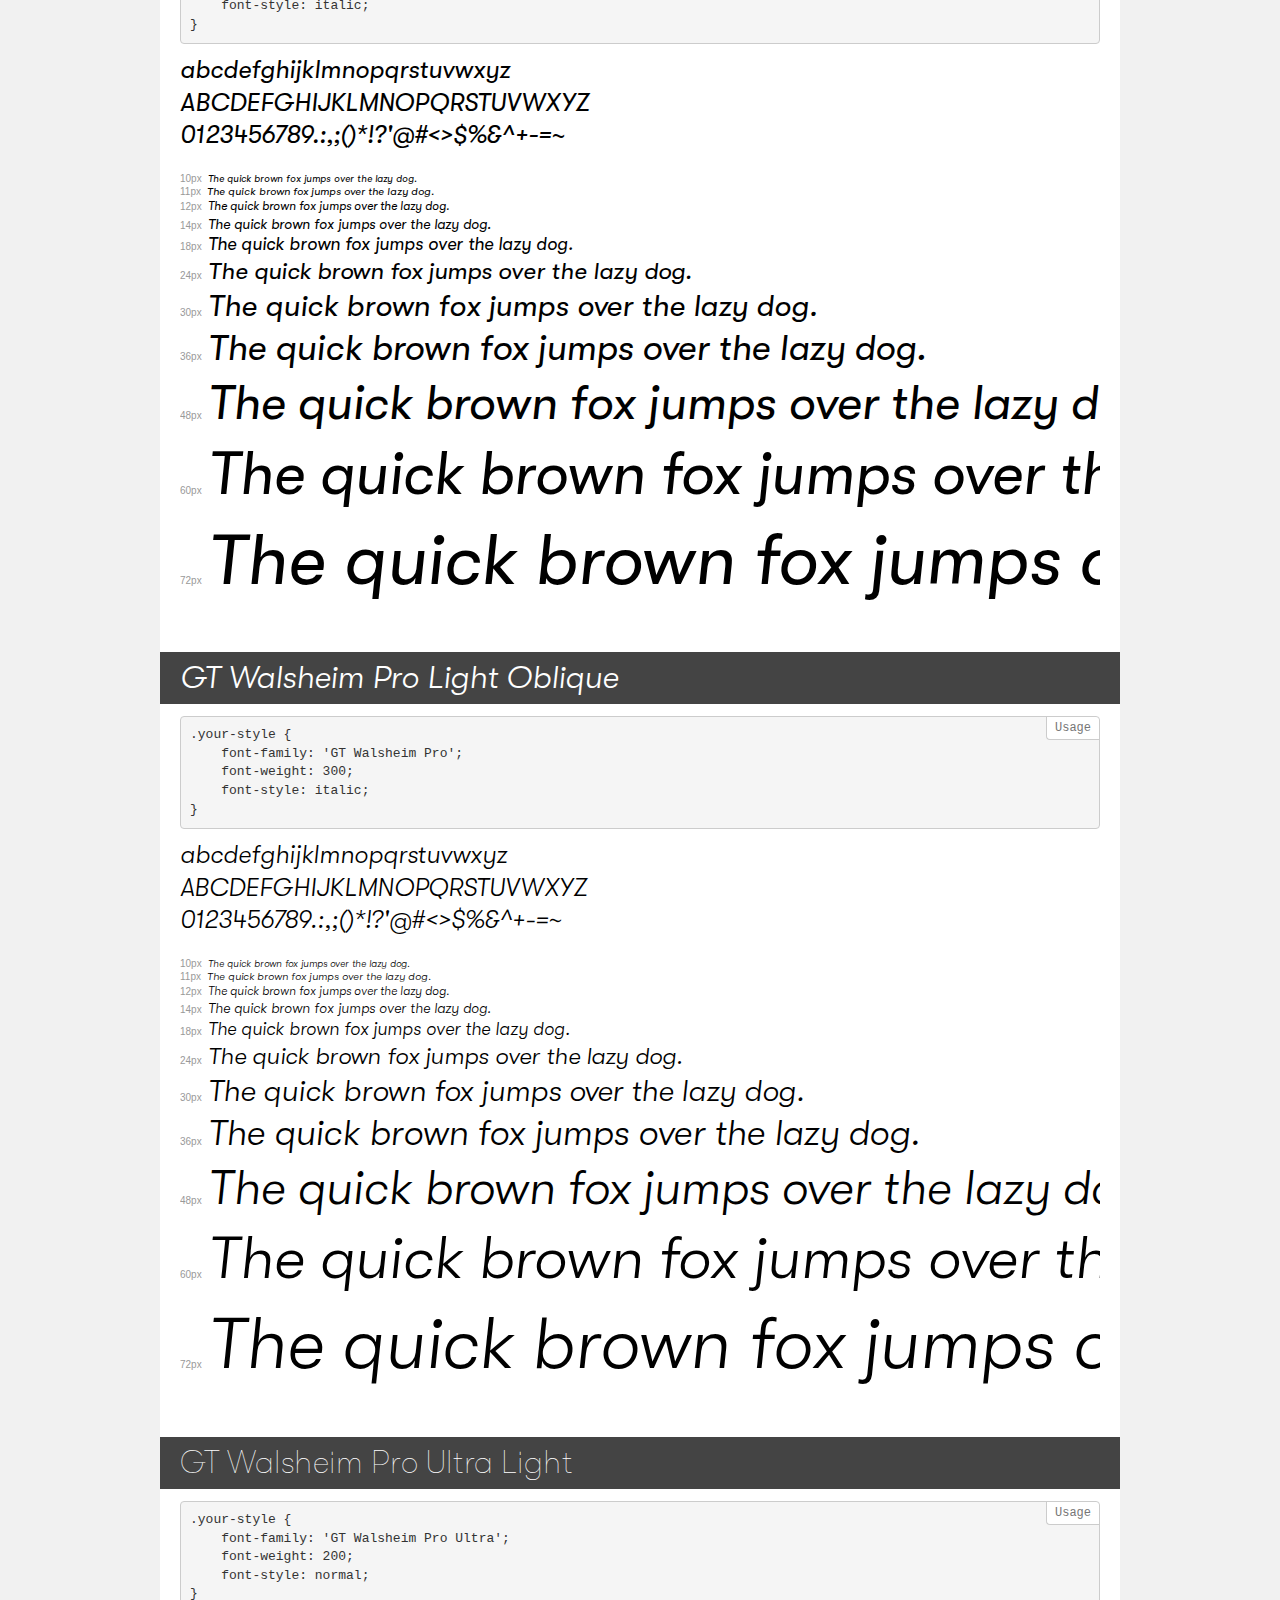
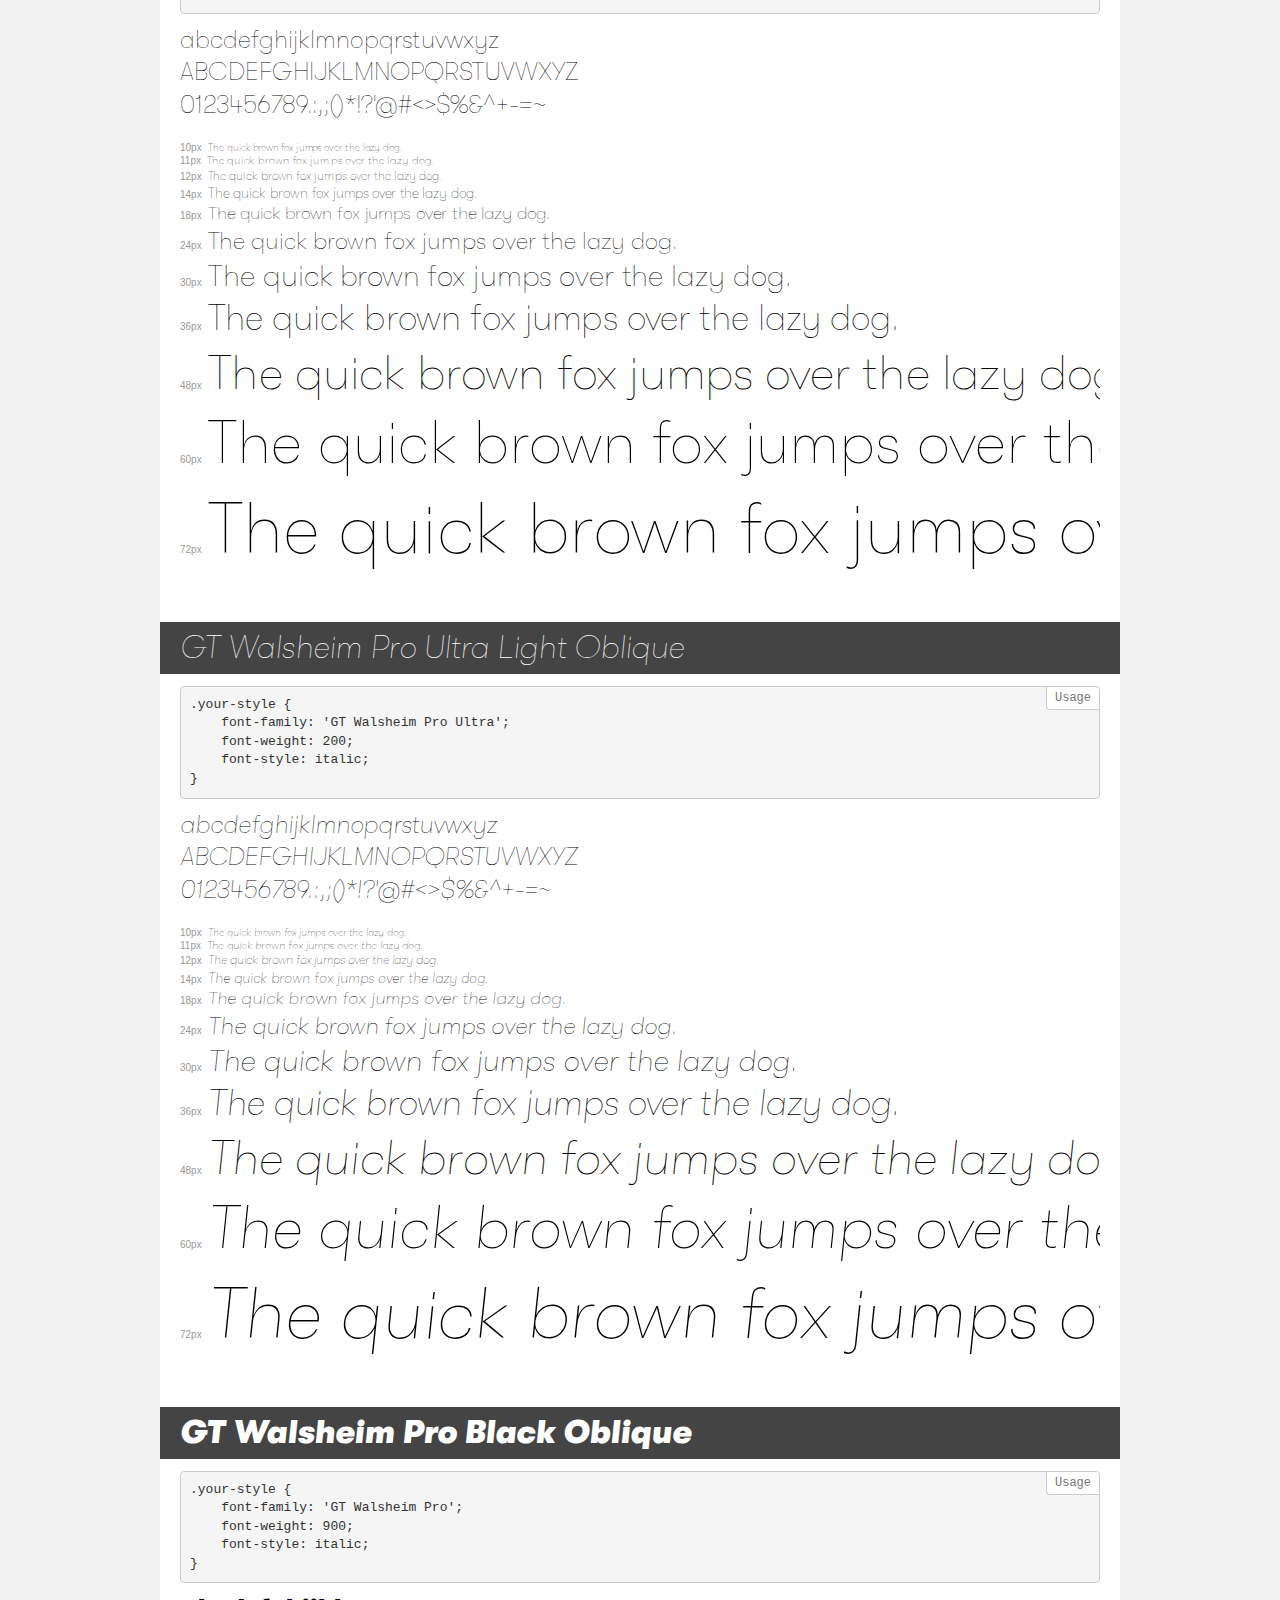
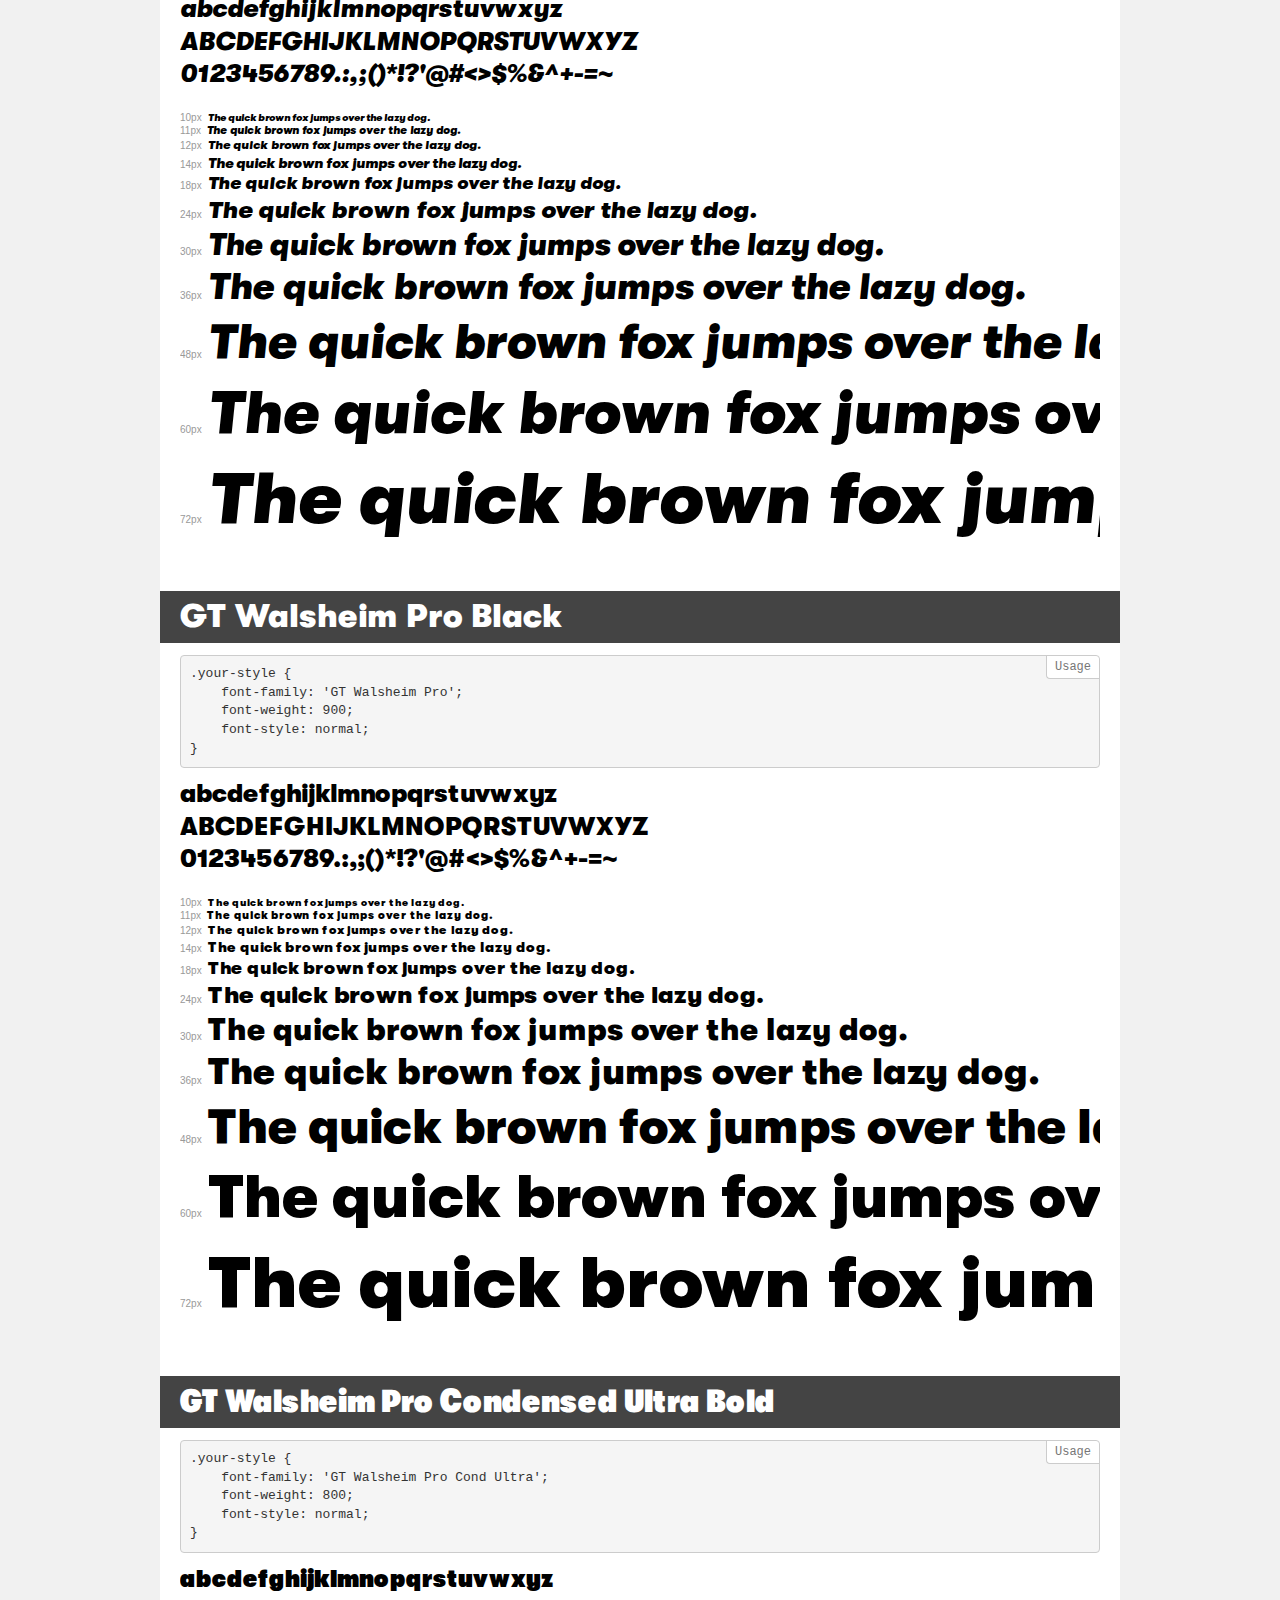
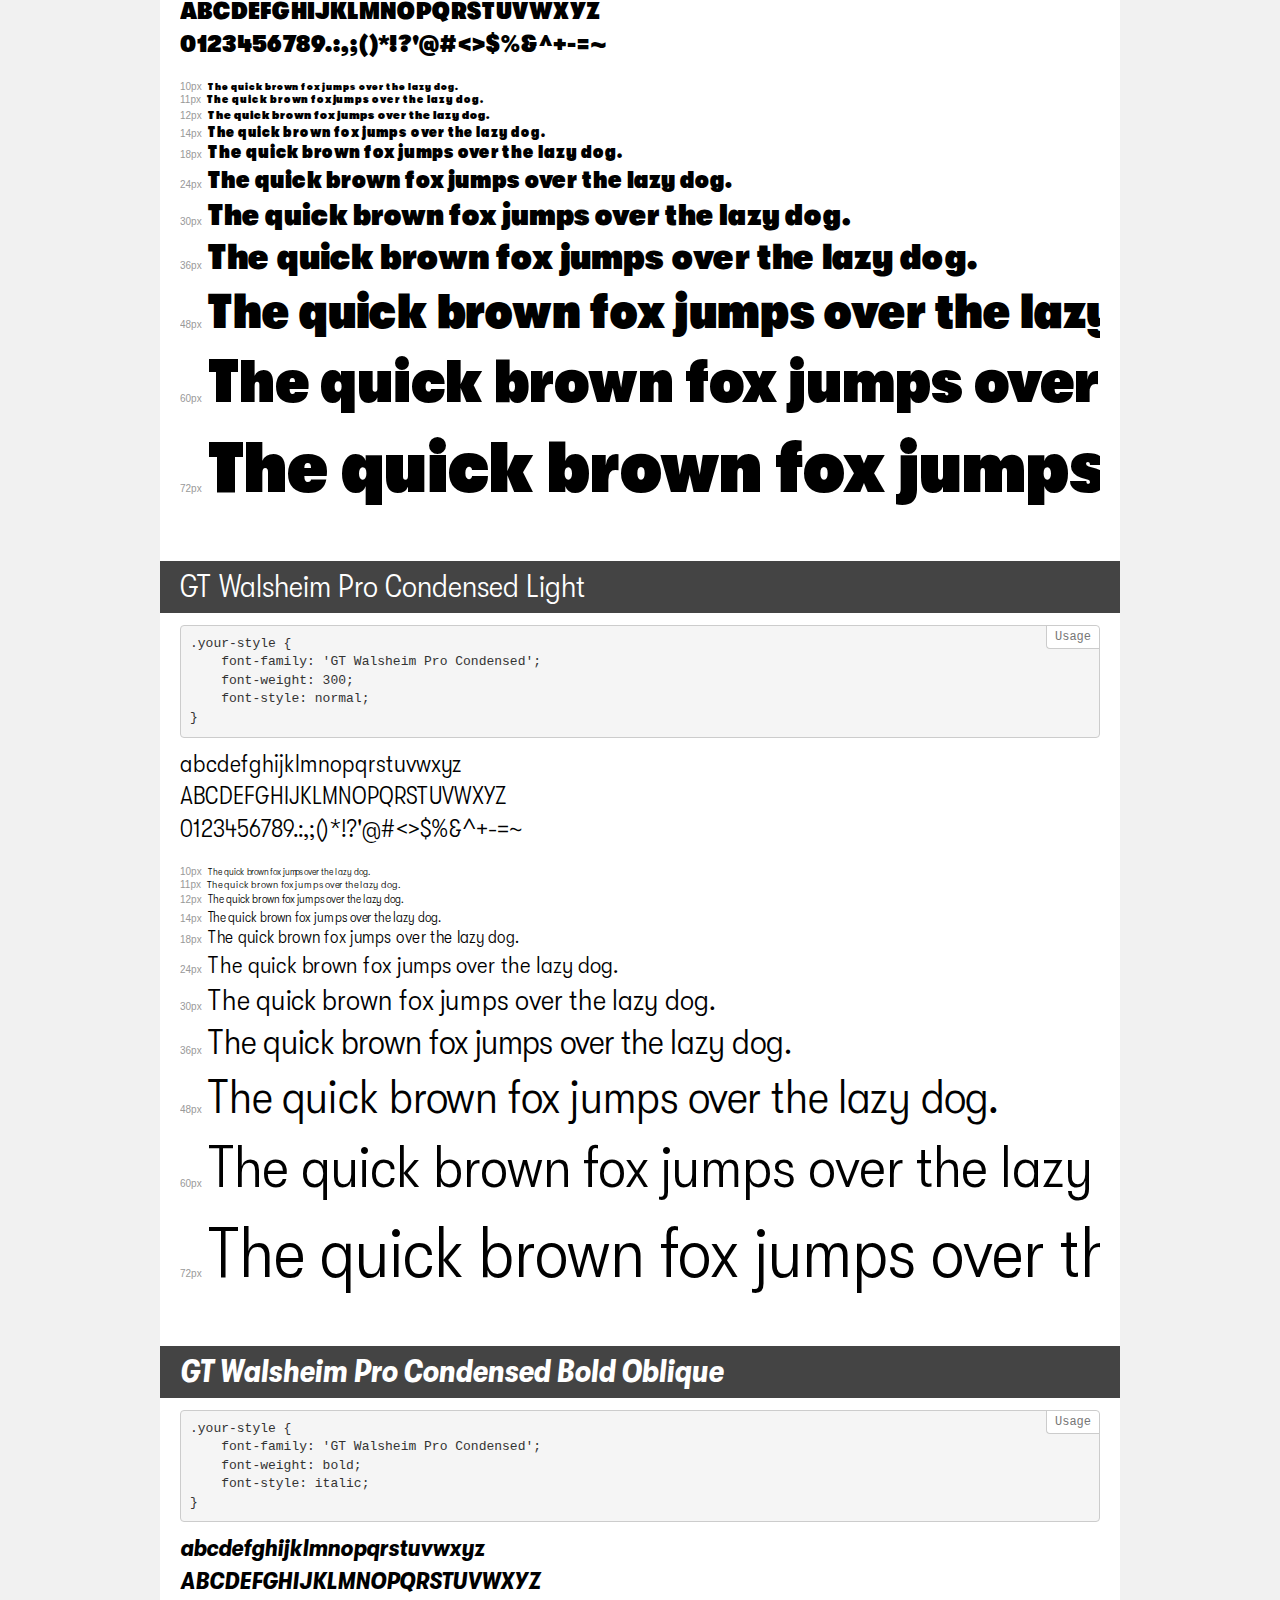
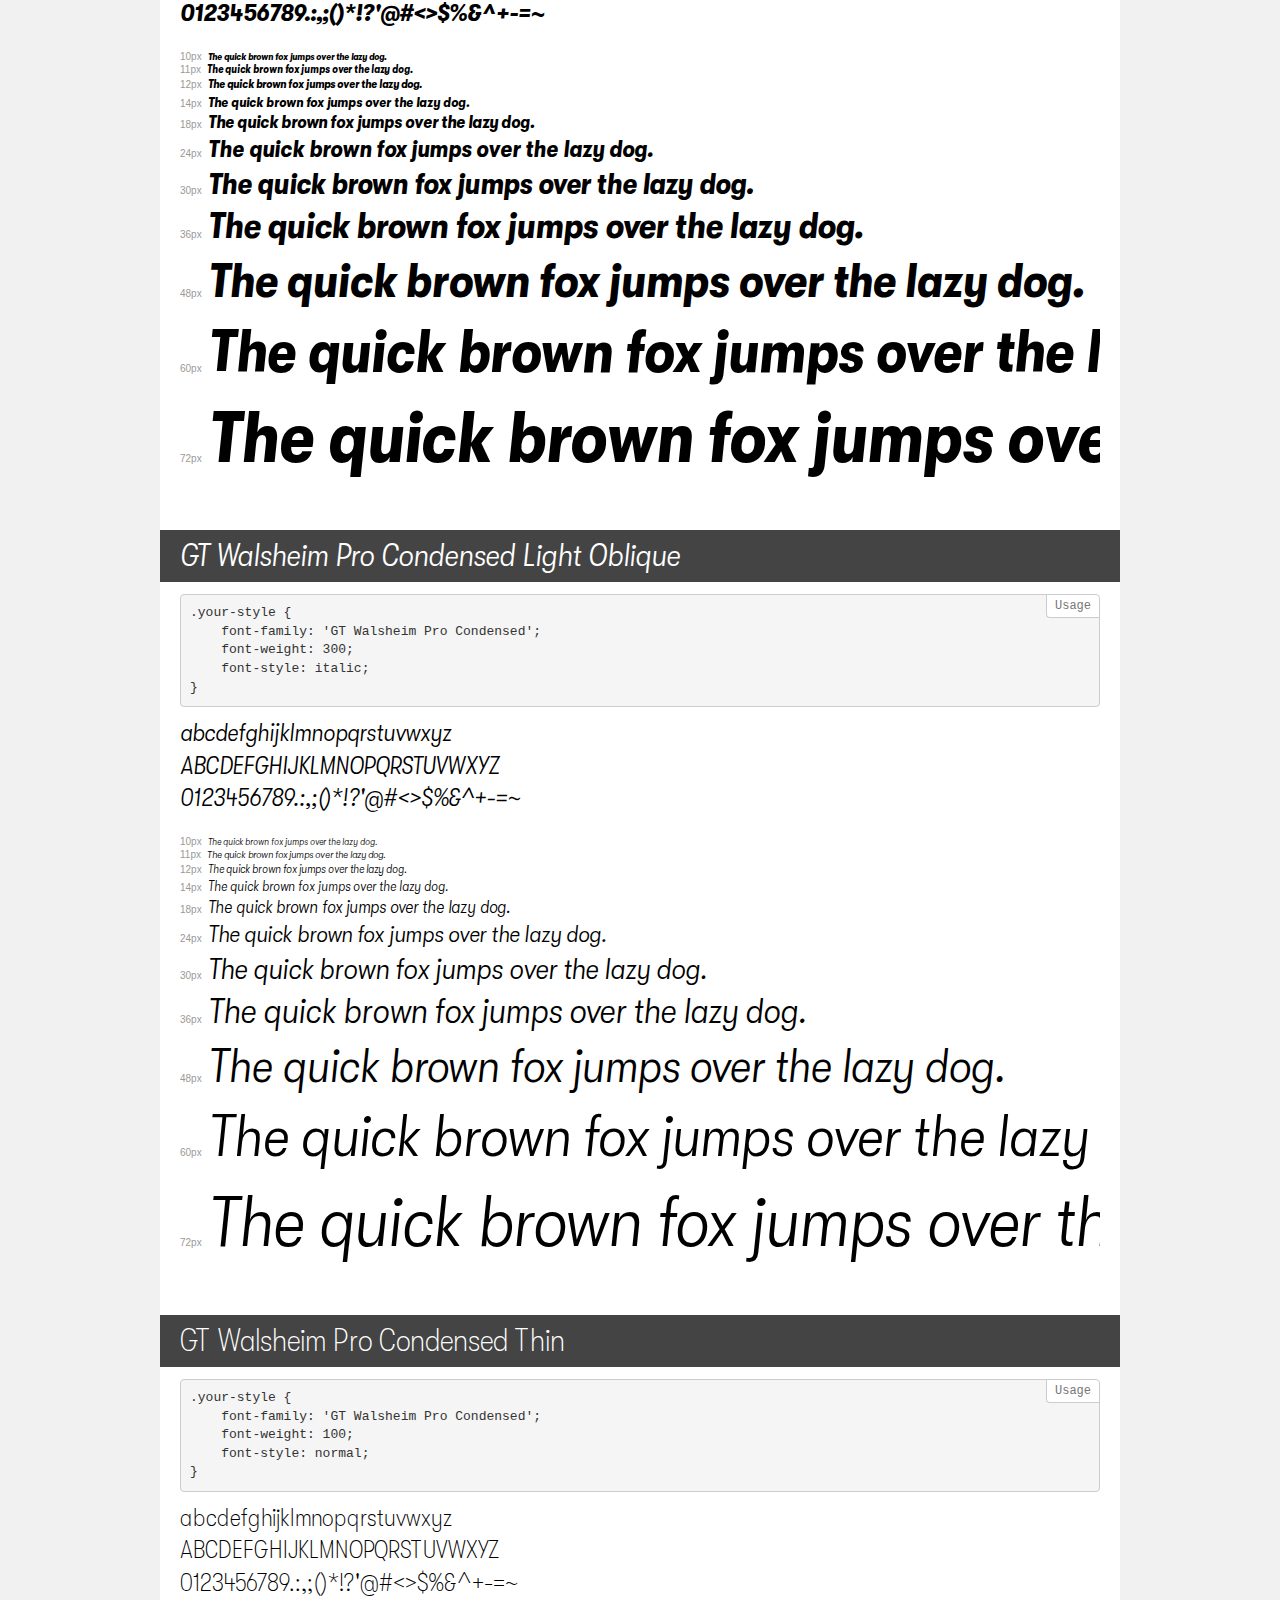
<file: assets/fonts/GTWalsheimPrp-Font/demo.html>
<!DOCTYPE html>
<html>
<head>
    <meta charset="utf-8">
    <meta http-equiv="X-UA-Compatible" content="IE=edge">
    <meta name="viewport" content="width=device-width, initial-scale=1">
    <meta name="robots" content="noindex, noarchive">
    <meta name="format-detection" content="telephone=no">
    <title>Transfonter demo</title>
    <link href="stylesheet.css" rel="stylesheet">
    <style>
        /*
        http://meyerweb.com/eric/tools/css/reset/
        v2.0 | 20110126
        License: none (public domain)
        */
        html, body, div, span, applet, object, iframe,
        h1, h2, h3, h4, h5, h6, p, blockquote, pre,
        a, abbr, acronym, address, big, cite, code,
        del, dfn, em, img, ins, kbd, q, s, samp,
        small, strike, strong, sub, sup, tt, var,
        b, u, i, center,
        dl, dt, dd, ol, ul, li,
        fieldset, form, label, legend,
        table, caption, tbody, tfoot, thead, tr, th, td,
        article, aside, canvas, details, embed,
        figure, figcaption, footer, header, hgroup,
        menu, nav, output, ruby, section, summary,
        time, mark, audio, video {
            margin: 0;
            padding: 0;
            border: 0;
            font-size: 100%;
            font: inherit;
            vertical-align: baseline;
        }
        /* HTML5 display-role reset for older browsers */
        article, aside, details, figcaption, figure,
        footer, header, hgroup, menu, nav, section {
            display: block;
        }
        body {
            line-height: 1;
        }
        ol, ul {
            list-style: none;
        }
        blockquote, q {
            quotes: none;
        }
        blockquote:before, blockquote:after,
        q:before, q:after {
            content: '';
            content: none;
        }
        table {
            border-collapse: collapse;
            border-spacing: 0;
        }
        /* common styles */
        body {
            background: #f1f1f1;
            color: #000;
        }
        .page {
            background: #fff;
            width: 920px;
            margin: 0 auto;
            padding: 20px 20px 0 20px;
            overflow: hidden;
        }
        .font-container {
            overflow-x: auto;
            overflow-y: hidden;
            margin-bottom: 40px;
            line-height: 1.3;
            white-space: nowrap;
            padding-bottom: 5px;
        }
        h1 {
            position: relative;
            background: #444;
            font-size: 32px;
            color: #fff;
            padding: 10px 20px;
            margin: 0 -20px 12px -20px;
        }
        .letters {
            font-size: 25px;
            margin-bottom: 20px;
        }
        .s10:before {
            content: '10px';
        }
        .s11:before {
            content: '11px';
        }
        .s12:before {
            content: '12px';
        }
        .s14:before {
            content: '14px';
        }
        .s18:before {
            content: '18px';
        }
        .s24:before {
            content: '24px';
        }
        .s30:before {
            content: '30px';
        }
        .s36:before {
            content: '36px';
        }
        .s48:before {
            content: '48px';
        }
        .s60:before {
            content: '60px';
        }
        .s72:before {
            content: '72px';
        }
        .s10:before, .s11:before, .s12:before, .s14:before,
        .s18:before, .s24:before, .s30:before, .s36:before,
        .s48:before, .s60:before, .s72:before {
            font-family: Arial, sans-serif;
            font-size: 10px;
            font-weight: normal;
            font-style: normal;
            color: #999;
            padding-right: 6px;
        }
        pre {
            display: block;
            position: relative;
            padding: 9px;
            margin: 0 0 10px;
            font-family: Monaco, Menlo, Consolas, "Courier New", monospace !important;
            font-size: 13px;
            line-height: 1.428571429;
            color: #333;
            font-weight: normal !important;
            font-style: normal !important;
            background-color: #f5f5f5;
            border: 1px solid #ccc;
            overflow-x: auto;
            border-radius: 4px;
        }
        pre:after {
            display: block;
            position: absolute;
            right: 0;
            top: 0;
            content: 'Usage';
            line-height: 1;
            padding: 5px 8px;
            font-size: 12px;
            color: #767676;
            background-color: #fff;
            border: 1px solid #ccc;
            border-right: none;
            border-top: none;
            border-radius: 0 4px 0 4px;
            z-index: 10;
        }
        /* responsive */
        @media (max-width: 959px) {
            .page {
                width: auto;
                margin: 0;
            }
        }
    </style>
</head>
<body>
<div class="page">
    <div class="demo" style="font-family: 'GT Walsheim Pro'; font-weight: 300; font-style: normal;">
        <h1>GT Walsheim Pro Light</h1>
        <pre>.your-style {
    font-family: 'GT Walsheim Pro';
    font-weight: 300;
    font-style: normal;
}</pre>
        <div class="font-container">
            <p class="letters">
                abcdefghijklmnopqrstuvwxyz<br>
ABCDEFGHIJKLMNOPQRSTUVWXYZ<br>
                0123456789.:,;()*!?'@#<>$%&^+-=~
            </p>
            <p class="s10" style="font-size: 10px;">The quick brown fox jumps over the lazy dog.</p>
            <p class="s11" style="font-size: 11px;">The quick brown fox jumps over the lazy dog.</p>
            <p class="s12" style="font-size: 12px;">The quick brown fox jumps over the lazy dog.</p>
            <p class="s14" style="font-size: 14px;">The quick brown fox jumps over the lazy dog.</p>
            <p class="s18" style="font-size: 18px;">The quick brown fox jumps over the lazy dog.</p>
            <p class="s24" style="font-size: 24px;">The quick brown fox jumps over the lazy dog.</p>
            <p class="s30" style="font-size: 30px;">The quick brown fox jumps over the lazy dog.</p>
            <p class="s36" style="font-size: 36px;">The quick brown fox jumps over the lazy dog.</p>
            <p class="s48" style="font-size: 48px;">The quick brown fox jumps over the lazy dog.</p>
            <p class="s60" style="font-size: 60px;">The quick brown fox jumps over the lazy dog.</p>
            <p class="s72" style="font-size: 72px;">The quick brown fox jumps over the lazy dog.</p>
        </div>
    </div>
    <div class="demo" style="font-family: 'GT Walsheim Pro'; font-weight: normal; font-style: normal;">
        <h1>GT Walsheim Pro Regular</h1>
        <pre>.your-style {
    font-family: 'GT Walsheim Pro';
    font-weight: normal;
    font-style: normal;
}</pre>
        <div class="font-container">
            <p class="letters">
                abcdefghijklmnopqrstuvwxyz<br>
ABCDEFGHIJKLMNOPQRSTUVWXYZ<br>
                0123456789.:,;()*!?'@#<>$%&^+-=~
            </p>
            <p class="s10" style="font-size: 10px;">The quick brown fox jumps over the lazy dog.</p>
            <p class="s11" style="font-size: 11px;">The quick brown fox jumps over the lazy dog.</p>
            <p class="s12" style="font-size: 12px;">The quick brown fox jumps over the lazy dog.</p>
            <p class="s14" style="font-size: 14px;">The quick brown fox jumps over the lazy dog.</p>
            <p class="s18" style="font-size: 18px;">The quick brown fox jumps over the lazy dog.</p>
            <p class="s24" style="font-size: 24px;">The quick brown fox jumps over the lazy dog.</p>
            <p class="s30" style="font-size: 30px;">The quick brown fox jumps over the lazy dog.</p>
            <p class="s36" style="font-size: 36px;">The quick brown fox jumps over the lazy dog.</p>
            <p class="s48" style="font-size: 48px;">The quick brown fox jumps over the lazy dog.</p>
            <p class="s60" style="font-size: 60px;">The quick brown fox jumps over the lazy dog.</p>
            <p class="s72" style="font-size: 72px;">The quick brown fox jumps over the lazy dog.</p>
        </div>
    </div>
    <div class="demo" style="font-family: 'GT Walsheim Pro'; font-weight: 100; font-style: italic;">
        <h1>GT Walsheim Pro Thin Oblique</h1>
        <pre>.your-style {
    font-family: 'GT Walsheim Pro';
    font-weight: 100;
    font-style: italic;
}</pre>
        <div class="font-container">
            <p class="letters">
                abcdefghijklmnopqrstuvwxyz<br>
ABCDEFGHIJKLMNOPQRSTUVWXYZ<br>
                0123456789.:,;()*!?'@#<>$%&^+-=~
            </p>
            <p class="s10" style="font-size: 10px;">The quick brown fox jumps over the lazy dog.</p>
            <p class="s11" style="font-size: 11px;">The quick brown fox jumps over the lazy dog.</p>
            <p class="s12" style="font-size: 12px;">The quick brown fox jumps over the lazy dog.</p>
            <p class="s14" style="font-size: 14px;">The quick brown fox jumps over the lazy dog.</p>
            <p class="s18" style="font-size: 18px;">The quick brown fox jumps over the lazy dog.</p>
            <p class="s24" style="font-size: 24px;">The quick brown fox jumps over the lazy dog.</p>
            <p class="s30" style="font-size: 30px;">The quick brown fox jumps over the lazy dog.</p>
            <p class="s36" style="font-size: 36px;">The quick brown fox jumps over the lazy dog.</p>
            <p class="s48" style="font-size: 48px;">The quick brown fox jumps over the lazy dog.</p>
            <p class="s60" style="font-size: 60px;">The quick brown fox jumps over the lazy dog.</p>
            <p class="s72" style="font-size: 72px;">The quick brown fox jumps over the lazy dog.</p>
        </div>
    </div>
    <div class="demo" style="font-family: 'GT Walsheim Pro'; font-weight: 100; font-style: normal;">
        <h1>GT Walsheim Pro Thin</h1>
        <pre>.your-style {
    font-family: 'GT Walsheim Pro';
    font-weight: 100;
    font-style: normal;
}</pre>
        <div class="font-container">
            <p class="letters">
                abcdefghijklmnopqrstuvwxyz<br>
ABCDEFGHIJKLMNOPQRSTUVWXYZ<br>
                0123456789.:,;()*!?'@#<>$%&^+-=~
            </p>
            <p class="s10" style="font-size: 10px;">The quick brown fox jumps over the lazy dog.</p>
            <p class="s11" style="font-size: 11px;">The quick brown fox jumps over the lazy dog.</p>
            <p class="s12" style="font-size: 12px;">The quick brown fox jumps over the lazy dog.</p>
            <p class="s14" style="font-size: 14px;">The quick brown fox jumps over the lazy dog.</p>
            <p class="s18" style="font-size: 18px;">The quick brown fox jumps over the lazy dog.</p>
            <p class="s24" style="font-size: 24px;">The quick brown fox jumps over the lazy dog.</p>
            <p class="s30" style="font-size: 30px;">The quick brown fox jumps over the lazy dog.</p>
            <p class="s36" style="font-size: 36px;">The quick brown fox jumps over the lazy dog.</p>
            <p class="s48" style="font-size: 48px;">The quick brown fox jumps over the lazy dog.</p>
            <p class="s60" style="font-size: 60px;">The quick brown fox jumps over the lazy dog.</p>
            <p class="s72" style="font-size: 72px;">The quick brown fox jumps over the lazy dog.</p>
        </div>
    </div>
    <div class="demo" style="font-family: 'GT Walsheim Pro'; font-weight: bold; font-style: italic;">
        <h1>GT Walsheim Pro Bold Oblique</h1>
        <pre>.your-style {
    font-family: 'GT Walsheim Pro';
    font-weight: bold;
    font-style: italic;
}</pre>
        <div class="font-container">
            <p class="letters">
                abcdefghijklmnopqrstuvwxyz<br>
ABCDEFGHIJKLMNOPQRSTUVWXYZ<br>
                0123456789.:,;()*!?'@#<>$%&^+-=~
            </p>
            <p class="s10" style="font-size: 10px;">The quick brown fox jumps over the lazy dog.</p>
            <p class="s11" style="font-size: 11px;">The quick brown fox jumps over the lazy dog.</p>
            <p class="s12" style="font-size: 12px;">The quick brown fox jumps over the lazy dog.</p>
            <p class="s14" style="font-size: 14px;">The quick brown fox jumps over the lazy dog.</p>
            <p class="s18" style="font-size: 18px;">The quick brown fox jumps over the lazy dog.</p>
            <p class="s24" style="font-size: 24px;">The quick brown fox jumps over the lazy dog.</p>
            <p class="s30" style="font-size: 30px;">The quick brown fox jumps over the lazy dog.</p>
            <p class="s36" style="font-size: 36px;">The quick brown fox jumps over the lazy dog.</p>
            <p class="s48" style="font-size: 48px;">The quick brown fox jumps over the lazy dog.</p>
            <p class="s60" style="font-size: 60px;">The quick brown fox jumps over the lazy dog.</p>
            <p class="s72" style="font-size: 72px;">The quick brown fox jumps over the lazy dog.</p>
        </div>
    </div>
    <div class="demo" style="font-family: 'GT Walsheim Pro Ultra'; font-weight: 800; font-style: normal;">
        <h1>GT Walsheim Pro Ultra Bold</h1>
        <pre>.your-style {
    font-family: 'GT Walsheim Pro Ultra';
    font-weight: 800;
    font-style: normal;
}</pre>
        <div class="font-container">
            <p class="letters">
                abcdefghijklmnopqrstuvwxyz<br>
ABCDEFGHIJKLMNOPQRSTUVWXYZ<br>
                0123456789.:,;()*!?'@#<>$%&^+-=~
            </p>
            <p class="s10" style="font-size: 10px;">The quick brown fox jumps over the lazy dog.</p>
            <p class="s11" style="font-size: 11px;">The quick brown fox jumps over the lazy dog.</p>
            <p class="s12" style="font-size: 12px;">The quick brown fox jumps over the lazy dog.</p>
            <p class="s14" style="font-size: 14px;">The quick brown fox jumps over the lazy dog.</p>
            <p class="s18" style="font-size: 18px;">The quick brown fox jumps over the lazy dog.</p>
            <p class="s24" style="font-size: 24px;">The quick brown fox jumps over the lazy dog.</p>
            <p class="s30" style="font-size: 30px;">The quick brown fox jumps over the lazy dog.</p>
            <p class="s36" style="font-size: 36px;">The quick brown fox jumps over the lazy dog.</p>
            <p class="s48" style="font-size: 48px;">The quick brown fox jumps over the lazy dog.</p>
            <p class="s60" style="font-size: 60px;">The quick brown fox jumps over the lazy dog.</p>
            <p class="s72" style="font-size: 72px;">The quick brown fox jumps over the lazy dog.</p>
        </div>
    </div>
    <div class="demo" style="font-family: 'GT Walsheim Pro Ultra'; font-weight: 800; font-style: italic;">
        <h1>GT Walsheim Pro Ultra Bold Oblique</h1>
        <pre>.your-style {
    font-family: 'GT Walsheim Pro Ultra';
    font-weight: 800;
    font-style: italic;
}</pre>
        <div class="font-container">
            <p class="letters">
                abcdefghijklmnopqrstuvwxyz<br>
ABCDEFGHIJKLMNOPQRSTUVWXYZ<br>
                0123456789.:,;()*!?'@#<>$%&^+-=~
            </p>
            <p class="s10" style="font-size: 10px;">The quick brown fox jumps over the lazy dog.</p>
            <p class="s11" style="font-size: 11px;">The quick brown fox jumps over the lazy dog.</p>
            <p class="s12" style="font-size: 12px;">The quick brown fox jumps over the lazy dog.</p>
            <p class="s14" style="font-size: 14px;">The quick brown fox jumps over the lazy dog.</p>
            <p class="s18" style="font-size: 18px;">The quick brown fox jumps over the lazy dog.</p>
            <p class="s24" style="font-size: 24px;">The quick brown fox jumps over the lazy dog.</p>
            <p class="s30" style="font-size: 30px;">The quick brown fox jumps over the lazy dog.</p>
            <p class="s36" style="font-size: 36px;">The quick brown fox jumps over the lazy dog.</p>
            <p class="s48" style="font-size: 48px;">The quick brown fox jumps over the lazy dog.</p>
            <p class="s60" style="font-size: 60px;">The quick brown fox jumps over the lazy dog.</p>
            <p class="s72" style="font-size: 72px;">The quick brown fox jumps over the lazy dog.</p>
        </div>
    </div>
    <div class="demo" style="font-family: 'GT Walsheim Pro'; font-weight: 500; font-style: italic;">
        <h1>GT Walsheim Pro Medium Oblique</h1>
        <pre>.your-style {
    font-family: 'GT Walsheim Pro';
    font-weight: 500;
    font-style: italic;
}</pre>
        <div class="font-container">
            <p class="letters">
                abcdefghijklmnopqrstuvwxyz<br>
ABCDEFGHIJKLMNOPQRSTUVWXYZ<br>
                0123456789.:,;()*!?'@#<>$%&^+-=~
            </p>
            <p class="s10" style="font-size: 10px;">The quick brown fox jumps over the lazy dog.</p>
            <p class="s11" style="font-size: 11px;">The quick brown fox jumps over the lazy dog.</p>
            <p class="s12" style="font-size: 12px;">The quick brown fox jumps over the lazy dog.</p>
            <p class="s14" style="font-size: 14px;">The quick brown fox jumps over the lazy dog.</p>
            <p class="s18" style="font-size: 18px;">The quick brown fox jumps over the lazy dog.</p>
            <p class="s24" style="font-size: 24px;">The quick brown fox jumps over the lazy dog.</p>
            <p class="s30" style="font-size: 30px;">The quick brown fox jumps over the lazy dog.</p>
            <p class="s36" style="font-size: 36px;">The quick brown fox jumps over the lazy dog.</p>
            <p class="s48" style="font-size: 48px;">The quick brown fox jumps over the lazy dog.</p>
            <p class="s60" style="font-size: 60px;">The quick brown fox jumps over the lazy dog.</p>
            <p class="s72" style="font-size: 72px;">The quick brown fox jumps over the lazy dog.</p>
        </div>
    </div>
    <div class="demo" style="font-family: 'GT Walsheim Pro'; font-weight: bold; font-style: normal;">
        <h1>GT Walsheim Pro Bold</h1>
        <pre>.your-style {
    font-family: 'GT Walsheim Pro';
    font-weight: bold;
    font-style: normal;
}</pre>
        <div class="font-container">
            <p class="letters">
                abcdefghijklmnopqrstuvwxyz<br>
ABCDEFGHIJKLMNOPQRSTUVWXYZ<br>
                0123456789.:,;()*!?'@#<>$%&^+-=~
            </p>
            <p class="s10" style="font-size: 10px;">The quick brown fox jumps over the lazy dog.</p>
            <p class="s11" style="font-size: 11px;">The quick brown fox jumps over the lazy dog.</p>
            <p class="s12" style="font-size: 12px;">The quick brown fox jumps over the lazy dog.</p>
            <p class="s14" style="font-size: 14px;">The quick brown fox jumps over the lazy dog.</p>
            <p class="s18" style="font-size: 18px;">The quick brown fox jumps over the lazy dog.</p>
            <p class="s24" style="font-size: 24px;">The quick brown fox jumps over the lazy dog.</p>
            <p class="s30" style="font-size: 30px;">The quick brown fox jumps over the lazy dog.</p>
            <p class="s36" style="font-size: 36px;">The quick brown fox jumps over the lazy dog.</p>
            <p class="s48" style="font-size: 48px;">The quick brown fox jumps over the lazy dog.</p>
            <p class="s60" style="font-size: 60px;">The quick brown fox jumps over the lazy dog.</p>
            <p class="s72" style="font-size: 72px;">The quick brown fox jumps over the lazy dog.</p>
        </div>
    </div>
    <div class="demo" style="font-family: 'GT Walsheim Pro'; font-weight: 500; font-style: normal;">
        <h1>GT Walsheim Pro Medium</h1>
        <pre>.your-style {
    font-family: 'GT Walsheim Pro';
    font-weight: 500;
    font-style: normal;
}</pre>
        <div class="font-container">
            <p class="letters">
                abcdefghijklmnopqrstuvwxyz<br>
ABCDEFGHIJKLMNOPQRSTUVWXYZ<br>
                0123456789.:,;()*!?'@#<>$%&^+-=~
            </p>
            <p class="s10" style="font-size: 10px;">The quick brown fox jumps over the lazy dog.</p>
            <p class="s11" style="font-size: 11px;">The quick brown fox jumps over the lazy dog.</p>
            <p class="s12" style="font-size: 12px;">The quick brown fox jumps over the lazy dog.</p>
            <p class="s14" style="font-size: 14px;">The quick brown fox jumps over the lazy dog.</p>
            <p class="s18" style="font-size: 18px;">The quick brown fox jumps over the lazy dog.</p>
            <p class="s24" style="font-size: 24px;">The quick brown fox jumps over the lazy dog.</p>
            <p class="s30" style="font-size: 30px;">The quick brown fox jumps over the lazy dog.</p>
            <p class="s36" style="font-size: 36px;">The quick brown fox jumps over the lazy dog.</p>
            <p class="s48" style="font-size: 48px;">The quick brown fox jumps over the lazy dog.</p>
            <p class="s60" style="font-size: 60px;">The quick brown fox jumps over the lazy dog.</p>
            <p class="s72" style="font-size: 72px;">The quick brown fox jumps over the lazy dog.</p>
        </div>
    </div>
    <div class="demo" style="font-family: 'GT Walsheim Pro'; font-weight: normal; font-style: italic;">
        <h1>GT Walsheim Pro Regular Oblique</h1>
        <pre>.your-style {
    font-family: 'GT Walsheim Pro';
    font-weight: normal;
    font-style: italic;
}</pre>
        <div class="font-container">
            <p class="letters">
                abcdefghijklmnopqrstuvwxyz<br>
ABCDEFGHIJKLMNOPQRSTUVWXYZ<br>
                0123456789.:,;()*!?'@#<>$%&^+-=~
            </p>
            <p class="s10" style="font-size: 10px;">The quick brown fox jumps over the lazy dog.</p>
            <p class="s11" style="font-size: 11px;">The quick brown fox jumps over the lazy dog.</p>
            <p class="s12" style="font-size: 12px;">The quick brown fox jumps over the lazy dog.</p>
            <p class="s14" style="font-size: 14px;">The quick brown fox jumps over the lazy dog.</p>
            <p class="s18" style="font-size: 18px;">The quick brown fox jumps over the lazy dog.</p>
            <p class="s24" style="font-size: 24px;">The quick brown fox jumps over the lazy dog.</p>
            <p class="s30" style="font-size: 30px;">The quick brown fox jumps over the lazy dog.</p>
            <p class="s36" style="font-size: 36px;">The quick brown fox jumps over the lazy dog.</p>
            <p class="s48" style="font-size: 48px;">The quick brown fox jumps over the lazy dog.</p>
            <p class="s60" style="font-size: 60px;">The quick brown fox jumps over the lazy dog.</p>
            <p class="s72" style="font-size: 72px;">The quick brown fox jumps over the lazy dog.</p>
        </div>
    </div>
    <div class="demo" style="font-family: 'GT Walsheim Pro'; font-weight: 300; font-style: italic;">
        <h1>GT Walsheim Pro Light Oblique</h1>
        <pre>.your-style {
    font-family: 'GT Walsheim Pro';
    font-weight: 300;
    font-style: italic;
}</pre>
        <div class="font-container">
            <p class="letters">
                abcdefghijklmnopqrstuvwxyz<br>
ABCDEFGHIJKLMNOPQRSTUVWXYZ<br>
                0123456789.:,;()*!?'@#<>$%&^+-=~
            </p>
            <p class="s10" style="font-size: 10px;">The quick brown fox jumps over the lazy dog.</p>
            <p class="s11" style="font-size: 11px;">The quick brown fox jumps over the lazy dog.</p>
            <p class="s12" style="font-size: 12px;">The quick brown fox jumps over the lazy dog.</p>
            <p class="s14" style="font-size: 14px;">The quick brown fox jumps over the lazy dog.</p>
            <p class="s18" style="font-size: 18px;">The quick brown fox jumps over the lazy dog.</p>
            <p class="s24" style="font-size: 24px;">The quick brown fox jumps over the lazy dog.</p>
            <p class="s30" style="font-size: 30px;">The quick brown fox jumps over the lazy dog.</p>
            <p class="s36" style="font-size: 36px;">The quick brown fox jumps over the lazy dog.</p>
            <p class="s48" style="font-size: 48px;">The quick brown fox jumps over the lazy dog.</p>
            <p class="s60" style="font-size: 60px;">The quick brown fox jumps over the lazy dog.</p>
            <p class="s72" style="font-size: 72px;">The quick brown fox jumps over the lazy dog.</p>
        </div>
    </div>
    <div class="demo" style="font-family: 'GT Walsheim Pro Ultra'; font-weight: 200; font-style: normal;">
        <h1>GT Walsheim Pro Ultra Light</h1>
        <pre>.your-style {
    font-family: 'GT Walsheim Pro Ultra';
    font-weight: 200;
    font-style: normal;
}</pre>
        <div class="font-container">
            <p class="letters">
                abcdefghijklmnopqrstuvwxyz<br>
ABCDEFGHIJKLMNOPQRSTUVWXYZ<br>
                0123456789.:,;()*!?'@#<>$%&^+-=~
            </p>
            <p class="s10" style="font-size: 10px;">The quick brown fox jumps over the lazy dog.</p>
            <p class="s11" style="font-size: 11px;">The quick brown fox jumps over the lazy dog.</p>
            <p class="s12" style="font-size: 12px;">The quick brown fox jumps over the lazy dog.</p>
            <p class="s14" style="font-size: 14px;">The quick brown fox jumps over the lazy dog.</p>
            <p class="s18" style="font-size: 18px;">The quick brown fox jumps over the lazy dog.</p>
            <p class="s24" style="font-size: 24px;">The quick brown fox jumps over the lazy dog.</p>
            <p class="s30" style="font-size: 30px;">The quick brown fox jumps over the lazy dog.</p>
            <p class="s36" style="font-size: 36px;">The quick brown fox jumps over the lazy dog.</p>
            <p class="s48" style="font-size: 48px;">The quick brown fox jumps over the lazy dog.</p>
            <p class="s60" style="font-size: 60px;">The quick brown fox jumps over the lazy dog.</p>
            <p class="s72" style="font-size: 72px;">The quick brown fox jumps over the lazy dog.</p>
        </div>
    </div>
    <div class="demo" style="font-family: 'GT Walsheim Pro Ultra'; font-weight: 200; font-style: italic;">
        <h1>GT Walsheim Pro Ultra Light Oblique</h1>
        <pre>.your-style {
    font-family: 'GT Walsheim Pro Ultra';
    font-weight: 200;
    font-style: italic;
}</pre>
        <div class="font-container">
            <p class="letters">
                abcdefghijklmnopqrstuvwxyz<br>
ABCDEFGHIJKLMNOPQRSTUVWXYZ<br>
                0123456789.:,;()*!?'@#<>$%&^+-=~
            </p>
            <p class="s10" style="font-size: 10px;">The quick brown fox jumps over the lazy dog.</p>
            <p class="s11" style="font-size: 11px;">The quick brown fox jumps over the lazy dog.</p>
            <p class="s12" style="font-size: 12px;">The quick brown fox jumps over the lazy dog.</p>
            <p class="s14" style="font-size: 14px;">The quick brown fox jumps over the lazy dog.</p>
            <p class="s18" style="font-size: 18px;">The quick brown fox jumps over the lazy dog.</p>
            <p class="s24" style="font-size: 24px;">The quick brown fox jumps over the lazy dog.</p>
            <p class="s30" style="font-size: 30px;">The quick brown fox jumps over the lazy dog.</p>
            <p class="s36" style="font-size: 36px;">The quick brown fox jumps over the lazy dog.</p>
            <p class="s48" style="font-size: 48px;">The quick brown fox jumps over the lazy dog.</p>
            <p class="s60" style="font-size: 60px;">The quick brown fox jumps over the lazy dog.</p>
            <p class="s72" style="font-size: 72px;">The quick brown fox jumps over the lazy dog.</p>
        </div>
    </div>
    <div class="demo" style="font-family: 'GT Walsheim Pro'; font-weight: 900; font-style: italic;">
        <h1>GT Walsheim Pro Black Oblique</h1>
        <pre>.your-style {
    font-family: 'GT Walsheim Pro';
    font-weight: 900;
    font-style: italic;
}</pre>
        <div class="font-container">
            <p class="letters">
                abcdefghijklmnopqrstuvwxyz<br>
ABCDEFGHIJKLMNOPQRSTUVWXYZ<br>
                0123456789.:,;()*!?'@#<>$%&^+-=~
            </p>
            <p class="s10" style="font-size: 10px;">The quick brown fox jumps over the lazy dog.</p>
            <p class="s11" style="font-size: 11px;">The quick brown fox jumps over the lazy dog.</p>
            <p class="s12" style="font-size: 12px;">The quick brown fox jumps over the lazy dog.</p>
            <p class="s14" style="font-size: 14px;">The quick brown fox jumps over the lazy dog.</p>
            <p class="s18" style="font-size: 18px;">The quick brown fox jumps over the lazy dog.</p>
            <p class="s24" style="font-size: 24px;">The quick brown fox jumps over the lazy dog.</p>
            <p class="s30" style="font-size: 30px;">The quick brown fox jumps over the lazy dog.</p>
            <p class="s36" style="font-size: 36px;">The quick brown fox jumps over the lazy dog.</p>
            <p class="s48" style="font-size: 48px;">The quick brown fox jumps over the lazy dog.</p>
            <p class="s60" style="font-size: 60px;">The quick brown fox jumps over the lazy dog.</p>
            <p class="s72" style="font-size: 72px;">The quick brown fox jumps over the lazy dog.</p>
        </div>
    </div>
    <div class="demo" style="font-family: 'GT Walsheim Pro'; font-weight: 900; font-style: normal;">
        <h1>GT Walsheim Pro Black</h1>
        <pre>.your-style {
    font-family: 'GT Walsheim Pro';
    font-weight: 900;
    font-style: normal;
}</pre>
        <div class="font-container">
            <p class="letters">
                abcdefghijklmnopqrstuvwxyz<br>
ABCDEFGHIJKLMNOPQRSTUVWXYZ<br>
                0123456789.:,;()*!?'@#<>$%&^+-=~
            </p>
            <p class="s10" style="font-size: 10px;">The quick brown fox jumps over the lazy dog.</p>
            <p class="s11" style="font-size: 11px;">The quick brown fox jumps over the lazy dog.</p>
            <p class="s12" style="font-size: 12px;">The quick brown fox jumps over the lazy dog.</p>
            <p class="s14" style="font-size: 14px;">The quick brown fox jumps over the lazy dog.</p>
            <p class="s18" style="font-size: 18px;">The quick brown fox jumps over the lazy dog.</p>
            <p class="s24" style="font-size: 24px;">The quick brown fox jumps over the lazy dog.</p>
            <p class="s30" style="font-size: 30px;">The quick brown fox jumps over the lazy dog.</p>
            <p class="s36" style="font-size: 36px;">The quick brown fox jumps over the lazy dog.</p>
            <p class="s48" style="font-size: 48px;">The quick brown fox jumps over the lazy dog.</p>
            <p class="s60" style="font-size: 60px;">The quick brown fox jumps over the lazy dog.</p>
            <p class="s72" style="font-size: 72px;">The quick brown fox jumps over the lazy dog.</p>
        </div>
    </div>
    <div class="demo" style="font-family: 'GT Walsheim Pro Cond Ultra'; font-weight: 800; font-style: normal;">
        <h1>GT Walsheim Pro Condensed Ultra Bold</h1>
        <pre>.your-style {
    font-family: 'GT Walsheim Pro Cond Ultra';
    font-weight: 800;
    font-style: normal;
}</pre>
        <div class="font-container">
            <p class="letters">
                abcdefghijklmnopqrstuvwxyz<br>
ABCDEFGHIJKLMNOPQRSTUVWXYZ<br>
                0123456789.:,;()*!?'@#<>$%&^+-=~
            </p>
            <p class="s10" style="font-size: 10px;">The quick brown fox jumps over the lazy dog.</p>
            <p class="s11" style="font-size: 11px;">The quick brown fox jumps over the lazy dog.</p>
            <p class="s12" style="font-size: 12px;">The quick brown fox jumps over the lazy dog.</p>
            <p class="s14" style="font-size: 14px;">The quick brown fox jumps over the lazy dog.</p>
            <p class="s18" style="font-size: 18px;">The quick brown fox jumps over the lazy dog.</p>
            <p class="s24" style="font-size: 24px;">The quick brown fox jumps over the lazy dog.</p>
            <p class="s30" style="font-size: 30px;">The quick brown fox jumps over the lazy dog.</p>
            <p class="s36" style="font-size: 36px;">The quick brown fox jumps over the lazy dog.</p>
            <p class="s48" style="font-size: 48px;">The quick brown fox jumps over the lazy dog.</p>
            <p class="s60" style="font-size: 60px;">The quick brown fox jumps over the lazy dog.</p>
            <p class="s72" style="font-size: 72px;">The quick brown fox jumps over the lazy dog.</p>
        </div>
    </div>
    <div class="demo" style="font-family: 'GT Walsheim Pro Condensed'; font-weight: 300; font-style: normal;">
        <h1>GT Walsheim Pro Condensed Light</h1>
        <pre>.your-style {
    font-family: 'GT Walsheim Pro Condensed';
    font-weight: 300;
    font-style: normal;
}</pre>
        <div class="font-container">
            <p class="letters">
                abcdefghijklmnopqrstuvwxyz<br>
ABCDEFGHIJKLMNOPQRSTUVWXYZ<br>
                0123456789.:,;()*!?'@#<>$%&^+-=~
            </p>
            <p class="s10" style="font-size: 10px;">The quick brown fox jumps over the lazy dog.</p>
            <p class="s11" style="font-size: 11px;">The quick brown fox jumps over the lazy dog.</p>
            <p class="s12" style="font-size: 12px;">The quick brown fox jumps over the lazy dog.</p>
            <p class="s14" style="font-size: 14px;">The quick brown fox jumps over the lazy dog.</p>
            <p class="s18" style="font-size: 18px;">The quick brown fox jumps over the lazy dog.</p>
            <p class="s24" style="font-size: 24px;">The quick brown fox jumps over the lazy dog.</p>
            <p class="s30" style="font-size: 30px;">The quick brown fox jumps over the lazy dog.</p>
            <p class="s36" style="font-size: 36px;">The quick brown fox jumps over the lazy dog.</p>
            <p class="s48" style="font-size: 48px;">The quick brown fox jumps over the lazy dog.</p>
            <p class="s60" style="font-size: 60px;">The quick brown fox jumps over the lazy dog.</p>
            <p class="s72" style="font-size: 72px;">The quick brown fox jumps over the lazy dog.</p>
        </div>
    </div>
    <div class="demo" style="font-family: 'GT Walsheim Pro Condensed'; font-weight: bold; font-style: italic;">
        <h1>GT Walsheim Pro Condensed Bold Oblique</h1>
        <pre>.your-style {
    font-family: 'GT Walsheim Pro Condensed';
    font-weight: bold;
    font-style: italic;
}</pre>
        <div class="font-container">
            <p class="letters">
                abcdefghijklmnopqrstuvwxyz<br>
ABCDEFGHIJKLMNOPQRSTUVWXYZ<br>
                0123456789.:,;()*!?'@#<>$%&^+-=~
            </p>
            <p class="s10" style="font-size: 10px;">The quick brown fox jumps over the lazy dog.</p>
            <p class="s11" style="font-size: 11px;">The quick brown fox jumps over the lazy dog.</p>
            <p class="s12" style="font-size: 12px;">The quick brown fox jumps over the lazy dog.</p>
            <p class="s14" style="font-size: 14px;">The quick brown fox jumps over the lazy dog.</p>
            <p class="s18" style="font-size: 18px;">The quick brown fox jumps over the lazy dog.</p>
            <p class="s24" style="font-size: 24px;">The quick brown fox jumps over the lazy dog.</p>
            <p class="s30" style="font-size: 30px;">The quick brown fox jumps over the lazy dog.</p>
            <p class="s36" style="font-size: 36px;">The quick brown fox jumps over the lazy dog.</p>
            <p class="s48" style="font-size: 48px;">The quick brown fox jumps over the lazy dog.</p>
            <p class="s60" style="font-size: 60px;">The quick brown fox jumps over the lazy dog.</p>
            <p class="s72" style="font-size: 72px;">The quick brown fox jumps over the lazy dog.</p>
        </div>
    </div>
    <div class="demo" style="font-family: 'GT Walsheim Pro Condensed'; font-weight: 300; font-style: italic;">
        <h1>GT Walsheim Pro Condensed Light Oblique</h1>
        <pre>.your-style {
    font-family: 'GT Walsheim Pro Condensed';
    font-weight: 300;
    font-style: italic;
}</pre>
        <div class="font-container">
            <p class="letters">
                abcdefghijklmnopqrstuvwxyz<br>
ABCDEFGHIJKLMNOPQRSTUVWXYZ<br>
                0123456789.:,;()*!?'@#<>$%&^+-=~
            </p>
            <p class="s10" style="font-size: 10px;">The quick brown fox jumps over the lazy dog.</p>
            <p class="s11" style="font-size: 11px;">The quick brown fox jumps over the lazy dog.</p>
            <p class="s12" style="font-size: 12px;">The quick brown fox jumps over the lazy dog.</p>
            <p class="s14" style="font-size: 14px;">The quick brown fox jumps over the lazy dog.</p>
            <p class="s18" style="font-size: 18px;">The quick brown fox jumps over the lazy dog.</p>
            <p class="s24" style="font-size: 24px;">The quick brown fox jumps over the lazy dog.</p>
            <p class="s30" style="font-size: 30px;">The quick brown fox jumps over the lazy dog.</p>
            <p class="s36" style="font-size: 36px;">The quick brown fox jumps over the lazy dog.</p>
            <p class="s48" style="font-size: 48px;">The quick brown fox jumps over the lazy dog.</p>
            <p class="s60" style="font-size: 60px;">The quick brown fox jumps over the lazy dog.</p>
            <p class="s72" style="font-size: 72px;">The quick brown fox jumps over the lazy dog.</p>
        </div>
    </div>
    <div class="demo" style="font-family: 'GT Walsheim Pro Condensed'; font-weight: 100; font-style: normal;">
        <h1>GT Walsheim Pro Condensed Thin</h1>
        <pre>.your-style {
    font-family: 'GT Walsheim Pro Condensed';
    font-weight: 100;
    font-style: normal;
}</pre>
        <div class="font-container">
            <p class="letters">
                abcdefghijklmnopqrstuvwxyz<br>
ABCDEFGHIJKLMNOPQRSTUVWXYZ<br>
                0123456789.:,;()*!?'@#<>$%&^+-=~
            </p>
            <p class="s10" style="font-size: 10px;">The quick brown fox jumps over the lazy dog.</p>
            <p class="s11" style="font-size: 11px;">The quick brown fox jumps over the lazy dog.</p>
            <p class="s12" style="font-size: 12px;">The quick brown fox jumps over the lazy dog.</p>
            <p class="s14" style="font-size: 14px;">The quick brown fox jumps over the lazy dog.</p>
            <p class="s18" style="font-size: 18px;">The quick brown fox jumps over the lazy dog.</p>
            <p class="s24" style="font-size: 24px;">The quick brown fox jumps over the lazy dog.</p>
            <p class="s30" style="font-size: 30px;">The quick brown fox jumps over the lazy dog.</p>
            <p class="s36" style="font-size: 36px;">The quick brown fox jumps over the lazy dog.</p>
            <p class="s48" style="font-size: 48px;">The quick brown fox jumps over the lazy dog.</p>
            <p class="s60" style="font-size: 60px;">The quick brown fox jumps over the lazy dog.</p>
            <p class="s72" style="font-size: 72px;">The quick brown fox jumps over the lazy dog.</p>
        </div>
    </div>
    <div class="demo" style="font-family: 'GTWalsheimPro-CondensedULightIt'; font-weight: 200; font-style: italic;">
        <h1>GT Walsheim Pro Condensed Ultra Light Oblique</h1>
        <pre>.your-style {
    font-family: 'GTWalsheimPro-CondensedULightIt';
    font-weight: 200;
    font-style: italic;
}</pre>
        <div class="font-container">
            <p class="letters">
                abcdefghijklmnopqrstuvwxyz<br>
ABCDEFGHIJKLMNOPQRSTUVWXYZ<br>
                0123456789.:,;()*!?'@#<>$%&^+-=~
            </p>
            <p class="s10" style="font-size: 10px;">The quick brown fox jumps over the lazy dog.</p>
            <p class="s11" style="font-size: 11px;">The quick brown fox jumps over the lazy dog.</p>
            <p class="s12" style="font-size: 12px;">The quick brown fox jumps over the lazy dog.</p>
            <p class="s14" style="font-size: 14px;">The quick brown fox jumps over the lazy dog.</p>
            <p class="s18" style="font-size: 18px;">The quick brown fox jumps over the lazy dog.</p>
            <p class="s24" style="font-size: 24px;">The quick brown fox jumps over the lazy dog.</p>
            <p class="s30" style="font-size: 30px;">The quick brown fox jumps over the lazy dog.</p>
            <p class="s36" style="font-size: 36px;">The quick brown fox jumps over the lazy dog.</p>
            <p class="s48" style="font-size: 48px;">The quick brown fox jumps over the lazy dog.</p>
            <p class="s60" style="font-size: 60px;">The quick brown fox jumps over the lazy dog.</p>
            <p class="s72" style="font-size: 72px;">The quick brown fox jumps over the lazy dog.</p>
        </div>
    </div>
    <div class="demo" style="font-family: 'GT Walsheim Pro Cond'; font-weight: 500; font-style: normal;">
        <h1>GT Walsheim Pro Condensed Medium</h1>
        <pre>.your-style {
    font-family: 'GT Walsheim Pro Cond';
    font-weight: 500;
    font-style: normal;
}</pre>
        <div class="font-container">
            <p class="letters">
                abcdefghijklmnopqrstuvwxyz<br>
ABCDEFGHIJKLMNOPQRSTUVWXYZ<br>
                0123456789.:,;()*!?'@#<>$%&^+-=~
            </p>
            <p class="s10" style="font-size: 10px;">The quick brown fox jumps over the lazy dog.</p>
            <p class="s11" style="font-size: 11px;">The quick brown fox jumps over the lazy dog.</p>
            <p class="s12" style="font-size: 12px;">The quick brown fox jumps over the lazy dog.</p>
            <p class="s14" style="font-size: 14px;">The quick brown fox jumps over the lazy dog.</p>
            <p class="s18" style="font-size: 18px;">The quick brown fox jumps over the lazy dog.</p>
            <p class="s24" style="font-size: 24px;">The quick brown fox jumps over the lazy dog.</p>
            <p class="s30" style="font-size: 30px;">The quick brown fox jumps over the lazy dog.</p>
            <p class="s36" style="font-size: 36px;">The quick brown fox jumps over the lazy dog.</p>
            <p class="s48" style="font-size: 48px;">The quick brown fox jumps over the lazy dog.</p>
            <p class="s60" style="font-size: 60px;">The quick brown fox jumps over the lazy dog.</p>
            <p class="s72" style="font-size: 72px;">The quick brown fox jumps over the lazy dog.</p>
        </div>
    </div>
    <div class="demo" style="font-family: 'GT Walsheim Pro Condensed'; font-weight: 900; font-style: italic;">
        <h1>GT Walsheim Pro Condensed Black Oblique</h1>
        <pre>.your-style {
    font-family: 'GT Walsheim Pro Condensed';
    font-weight: 900;
    font-style: italic;
}</pre>
        <div class="font-container">
            <p class="letters">
                abcdefghijklmnopqrstuvwxyz<br>
ABCDEFGHIJKLMNOPQRSTUVWXYZ<br>
                0123456789.:,;()*!?'@#<>$%&^+-=~
            </p>
            <p class="s10" style="font-size: 10px;">The quick brown fox jumps over the lazy dog.</p>
            <p class="s11" style="font-size: 11px;">The quick brown fox jumps over the lazy dog.</p>
            <p class="s12" style="font-size: 12px;">The quick brown fox jumps over the lazy dog.</p>
            <p class="s14" style="font-size: 14px;">The quick brown fox jumps over the lazy dog.</p>
            <p class="s18" style="font-size: 18px;">The quick brown fox jumps over the lazy dog.</p>
            <p class="s24" style="font-size: 24px;">The quick brown fox jumps over the lazy dog.</p>
            <p class="s30" style="font-size: 30px;">The quick brown fox jumps over the lazy dog.</p>
            <p class="s36" style="font-size: 36px;">The quick brown fox jumps over the lazy dog.</p>
            <p class="s48" style="font-size: 48px;">The quick brown fox jumps over the lazy dog.</p>
            <p class="s60" style="font-size: 60px;">The quick brown fox jumps over the lazy dog.</p>
            <p class="s72" style="font-size: 72px;">The quick brown fox jumps over the lazy dog.</p>
        </div>
    </div>
    <div class="demo" style="font-family: 'GT Walsheim Pro Condensed'; font-weight: normal; font-style: normal;">
        <h1>GT Walsheim Pro Condensed Regular</h1>
        <pre>.your-style {
    font-family: 'GT Walsheim Pro Condensed';
    font-weight: normal;
    font-style: normal;
}</pre>
        <div class="font-container">
            <p class="letters">
                abcdefghijklmnopqrstuvwxyz<br>
ABCDEFGHIJKLMNOPQRSTUVWXYZ<br>
                0123456789.:,;()*!?'@#<>$%&^+-=~
            </p>
            <p class="s10" style="font-size: 10px;">The quick brown fox jumps over the lazy dog.</p>
            <p class="s11" style="font-size: 11px;">The quick brown fox jumps over the lazy dog.</p>
            <p class="s12" style="font-size: 12px;">The quick brown fox jumps over the lazy dog.</p>
            <p class="s14" style="font-size: 14px;">The quick brown fox jumps over the lazy dog.</p>
            <p class="s18" style="font-size: 18px;">The quick brown fox jumps over the lazy dog.</p>
            <p class="s24" style="font-size: 24px;">The quick brown fox jumps over the lazy dog.</p>
            <p class="s30" style="font-size: 30px;">The quick brown fox jumps over the lazy dog.</p>
            <p class="s36" style="font-size: 36px;">The quick brown fox jumps over the lazy dog.</p>
            <p class="s48" style="font-size: 48px;">The quick brown fox jumps over the lazy dog.</p>
            <p class="s60" style="font-size: 60px;">The quick brown fox jumps over the lazy dog.</p>
            <p class="s72" style="font-size: 72px;">The quick brown fox jumps over the lazy dog.</p>
        </div>
    </div>
    <div class="demo" style="font-family: 'GT Walsheim Pro Condensed'; font-weight: 100; font-style: italic;">
        <h1>GT Walsheim Pro Condensed Thin Oblique</h1>
        <pre>.your-style {
    font-family: 'GT Walsheim Pro Condensed';
    font-weight: 100;
    font-style: italic;
}</pre>
        <div class="font-container">
            <p class="letters">
                abcdefghijklmnopqrstuvwxyz<br>
ABCDEFGHIJKLMNOPQRSTUVWXYZ<br>
                0123456789.:,;()*!?'@#<>$%&^+-=~
            </p>
            <p class="s10" style="font-size: 10px;">The quick brown fox jumps over the lazy dog.</p>
            <p class="s11" style="font-size: 11px;">The quick brown fox jumps over the lazy dog.</p>
            <p class="s12" style="font-size: 12px;">The quick brown fox jumps over the lazy dog.</p>
            <p class="s14" style="font-size: 14px;">The quick brown fox jumps over the lazy dog.</p>
            <p class="s18" style="font-size: 18px;">The quick brown fox jumps over the lazy dog.</p>
            <p class="s24" style="font-size: 24px;">The quick brown fox jumps over the lazy dog.</p>
            <p class="s30" style="font-size: 30px;">The quick brown fox jumps over the lazy dog.</p>
            <p class="s36" style="font-size: 36px;">The quick brown fox jumps over the lazy dog.</p>
            <p class="s48" style="font-size: 48px;">The quick brown fox jumps over the lazy dog.</p>
            <p class="s60" style="font-size: 60px;">The quick brown fox jumps over the lazy dog.</p>
            <p class="s72" style="font-size: 72px;">The quick brown fox jumps over the lazy dog.</p>
        </div>
    </div>
    <div class="demo" style="font-family: 'GT Walsheim Pro Condensed'; font-weight: bold; font-style: normal;">
        <h1>GT Walsheim Pro Condensed Bold</h1>
        <pre>.your-style {
    font-family: 'GT Walsheim Pro Condensed';
    font-weight: bold;
    font-style: normal;
}</pre>
        <div class="font-container">
            <p class="letters">
                abcdefghijklmnopqrstuvwxyz<br>
ABCDEFGHIJKLMNOPQRSTUVWXYZ<br>
                0123456789.:,;()*!?'@#<>$%&^+-=~
            </p>
            <p class="s10" style="font-size: 10px;">The quick brown fox jumps over the lazy dog.</p>
            <p class="s11" style="font-size: 11px;">The quick brown fox jumps over the lazy dog.</p>
            <p class="s12" style="font-size: 12px;">The quick brown fox jumps over the lazy dog.</p>
            <p class="s14" style="font-size: 14px;">The quick brown fox jumps over the lazy dog.</p>
            <p class="s18" style="font-size: 18px;">The quick brown fox jumps over the lazy dog.</p>
            <p class="s24" style="font-size: 24px;">The quick brown fox jumps over the lazy dog.</p>
            <p class="s30" style="font-size: 30px;">The quick brown fox jumps over the lazy dog.</p>
            <p class="s36" style="font-size: 36px;">The quick brown fox jumps over the lazy dog.</p>
            <p class="s48" style="font-size: 48px;">The quick brown fox jumps over the lazy dog.</p>
            <p class="s60" style="font-size: 60px;">The quick brown fox jumps over the lazy dog.</p>
            <p class="s72" style="font-size: 72px;">The quick brown fox jumps over the lazy dog.</p>
        </div>
    </div>
    <div class="demo" style="font-family: 'GT Walsheim Pro Condensed'; font-weight: normal; font-style: italic;">
        <h1>GT Walsheim Pro Condensed Regular Oblique</h1>
        <pre>.your-style {
    font-family: 'GT Walsheim Pro Condensed';
    font-weight: normal;
    font-style: italic;
}</pre>
        <div class="font-container">
            <p class="letters">
                abcdefghijklmnopqrstuvwxyz<br>
ABCDEFGHIJKLMNOPQRSTUVWXYZ<br>
                0123456789.:,;()*!?'@#<>$%&^+-=~
            </p>
            <p class="s10" style="font-size: 10px;">The quick brown fox jumps over the lazy dog.</p>
            <p class="s11" style="font-size: 11px;">The quick brown fox jumps over the lazy dog.</p>
            <p class="s12" style="font-size: 12px;">The quick brown fox jumps over the lazy dog.</p>
            <p class="s14" style="font-size: 14px;">The quick brown fox jumps over the lazy dog.</p>
            <p class="s18" style="font-size: 18px;">The quick brown fox jumps over the lazy dog.</p>
            <p class="s24" style="font-size: 24px;">The quick brown fox jumps over the lazy dog.</p>
            <p class="s30" style="font-size: 30px;">The quick brown fox jumps over the lazy dog.</p>
            <p class="s36" style="font-size: 36px;">The quick brown fox jumps over the lazy dog.</p>
            <p class="s48" style="font-size: 48px;">The quick brown fox jumps over the lazy dog.</p>
            <p class="s60" style="font-size: 60px;">The quick brown fox jumps over the lazy dog.</p>
            <p class="s72" style="font-size: 72px;">The quick brown fox jumps over the lazy dog.</p>
        </div>
    </div>
    <div class="demo" style="font-family: 'GTWalsheimPro-CondensedULight'; font-weight: 200; font-style: normal;">
        <h1>GT Walsheim Pro Condensed Ultra Light</h1>
        <pre>.your-style {
    font-family: 'GTWalsheimPro-CondensedULight';
    font-weight: 200;
    font-style: normal;
}</pre>
        <div class="font-container">
            <p class="letters">
                abcdefghijklmnopqrstuvwxyz<br>
ABCDEFGHIJKLMNOPQRSTUVWXYZ<br>
                0123456789.:,;()*!?'@#<>$%&^+-=~
            </p>
            <p class="s10" style="font-size: 10px;">The quick brown fox jumps over the lazy dog.</p>
            <p class="s11" style="font-size: 11px;">The quick brown fox jumps over the lazy dog.</p>
            <p class="s12" style="font-size: 12px;">The quick brown fox jumps over the lazy dog.</p>
            <p class="s14" style="font-size: 14px;">The quick brown fox jumps over the lazy dog.</p>
            <p class="s18" style="font-size: 18px;">The quick brown fox jumps over the lazy dog.</p>
            <p class="s24" style="font-size: 24px;">The quick brown fox jumps over the lazy dog.</p>
            <p class="s30" style="font-size: 30px;">The quick brown fox jumps over the lazy dog.</p>
            <p class="s36" style="font-size: 36px;">The quick brown fox jumps over the lazy dog.</p>
            <p class="s48" style="font-size: 48px;">The quick brown fox jumps over the lazy dog.</p>
            <p class="s60" style="font-size: 60px;">The quick brown fox jumps over the lazy dog.</p>
            <p class="s72" style="font-size: 72px;">The quick brown fox jumps over the lazy dog.</p>
        </div>
    </div>
    <div class="demo" style="font-family: 'GT Walsheim Pro Cond Ultra'; font-weight: 800; font-style: italic;">
        <h1>GT Walsheim Pro Condensed Ultra Bold Oblique</h1>
        <pre>.your-style {
    font-family: 'GT Walsheim Pro Cond Ultra';
    font-weight: 800;
    font-style: italic;
}</pre>
        <div class="font-container">
            <p class="letters">
                abcdefghijklmnopqrstuvwxyz<br>
ABCDEFGHIJKLMNOPQRSTUVWXYZ<br>
                0123456789.:,;()*!?'@#<>$%&^+-=~
            </p>
            <p class="s10" style="font-size: 10px;">The quick brown fox jumps over the lazy dog.</p>
            <p class="s11" style="font-size: 11px;">The quick brown fox jumps over the lazy dog.</p>
            <p class="s12" style="font-size: 12px;">The quick brown fox jumps over the lazy dog.</p>
            <p class="s14" style="font-size: 14px;">The quick brown fox jumps over the lazy dog.</p>
            <p class="s18" style="font-size: 18px;">The quick brown fox jumps over the lazy dog.</p>
            <p class="s24" style="font-size: 24px;">The quick brown fox jumps over the lazy dog.</p>
            <p class="s30" style="font-size: 30px;">The quick brown fox jumps over the lazy dog.</p>
            <p class="s36" style="font-size: 36px;">The quick brown fox jumps over the lazy dog.</p>
            <p class="s48" style="font-size: 48px;">The quick brown fox jumps over the lazy dog.</p>
            <p class="s60" style="font-size: 60px;">The quick brown fox jumps over the lazy dog.</p>
            <p class="s72" style="font-size: 72px;">The quick brown fox jumps over the lazy dog.</p>
        </div>
    </div>
    <div class="demo" style="font-family: 'GT Walsheim Pro Cond'; font-weight: 500; font-style: italic;">
        <h1>GT Walsheim Pro Condensed Medium Oblique</h1>
        <pre>.your-style {
    font-family: 'GT Walsheim Pro Cond';
    font-weight: 500;
    font-style: italic;
}</pre>
        <div class="font-container">
            <p class="letters">
                abcdefghijklmnopqrstuvwxyz<br>
ABCDEFGHIJKLMNOPQRSTUVWXYZ<br>
                0123456789.:,;()*!?'@#<>$%&^+-=~
            </p>
            <p class="s10" style="font-size: 10px;">The quick brown fox jumps over the lazy dog.</p>
            <p class="s11" style="font-size: 11px;">The quick brown fox jumps over the lazy dog.</p>
            <p class="s12" style="font-size: 12px;">The quick brown fox jumps over the lazy dog.</p>
            <p class="s14" style="font-size: 14px;">The quick brown fox jumps over the lazy dog.</p>
            <p class="s18" style="font-size: 18px;">The quick brown fox jumps over the lazy dog.</p>
            <p class="s24" style="font-size: 24px;">The quick brown fox jumps over the lazy dog.</p>
            <p class="s30" style="font-size: 30px;">The quick brown fox jumps over the lazy dog.</p>
            <p class="s36" style="font-size: 36px;">The quick brown fox jumps over the lazy dog.</p>
            <p class="s48" style="font-size: 48px;">The quick brown fox jumps over the lazy dog.</p>
            <p class="s60" style="font-size: 60px;">The quick brown fox jumps over the lazy dog.</p>
            <p class="s72" style="font-size: 72px;">The quick brown fox jumps over the lazy dog.</p>
        </div>
    </div>
    <div class="demo" style="font-family: 'GT Walsheim Pro Condensed'; font-weight: 900; font-style: normal;">
        <h1>GT Walsheim Pro Condensed Black</h1>
        <pre>.your-style {
    font-family: 'GT Walsheim Pro Condensed';
    font-weight: 900;
    font-style: normal;
}</pre>
        <div class="font-container">
            <p class="letters">
                abcdefghijklmnopqrstuvwxyz<br>
ABCDEFGHIJKLMNOPQRSTUVWXYZ<br>
                0123456789.:,;()*!?'@#<>$%&^+-=~
            </p>
            <p class="s10" style="font-size: 10px;">The quick brown fox jumps over the lazy dog.</p>
            <p class="s11" style="font-size: 11px;">The quick brown fox jumps over the lazy dog.</p>
            <p class="s12" style="font-size: 12px;">The quick brown fox jumps over the lazy dog.</p>
            <p class="s14" style="font-size: 14px;">The quick brown fox jumps over the lazy dog.</p>
            <p class="s18" style="font-size: 18px;">The quick brown fox jumps over the lazy dog.</p>
            <p class="s24" style="font-size: 24px;">The quick brown fox jumps over the lazy dog.</p>
            <p class="s30" style="font-size: 30px;">The quick brown fox jumps over the lazy dog.</p>
            <p class="s36" style="font-size: 36px;">The quick brown fox jumps over the lazy dog.</p>
            <p class="s48" style="font-size: 48px;">The quick brown fox jumps over the lazy dog.</p>
            <p class="s60" style="font-size: 60px;">The quick brown fox jumps over the lazy dog.</p>
            <p class="s72" style="font-size: 72px;">The quick brown fox jumps over the lazy dog.</p>
        </div>
    </div>
</div>
</body>
</html>
</file>
<file: styles/main.css>
@import "../assets/fonts/GTWalsheimPrp-Font/stylesheet.css";
* {
  box-sizing: border-box;
}
html {
  scroll-behavior: smooth;
}
body {
  margin: 0px;
  padding: 0px;
  display: flex;
  flex-direction: column;
}
nav {
  font-family: 'GT Walsheim Pro';
  font-size: 2.8vh;
  font-weight: 300;
  margin: 0px;
  padding: 0px;
  background-color: #192cd1;
  color: white;
  height: 10vh;
  padding-left: 5.27vw;
  padding-right: 5.27vw;
}
nav a {
  color: white;
  text-decoration: none;
}
nav div {
  display: flex;
  align-items: center;
}
nav.lg {
  display: flex;
  gap: 20px;
}
nav.lg .logo img {
  width: 16vw;
  transition: all 0.03s ease-in-out;
  transform: scale(0.8, 0.8);
}
nav.lg .links {
  flex: 2;
  gap: 2.6vw;
  justify-content: flex-end;
  gap: 1.9vw;
}
nav.lg .links a {
  transition: 0.1s ease-in-out;
  border: 2px solid transparent;
  padding: 1vh 1.5vh;
}
nav.lg .links a:hover {
  background-color: white;
  color: #192cd1;
  border: 2px solid white;
}
nav.lg .form {
  display: flex;
  justify-content: flex-end;
  gap: 2.7vw;
  align-items: center;
}
nav.lg .form a {
  padding: 5px;
  border: 2px solid transparent;
  padding: 1vh 1.5vh;
}
nav.lg .form a:hover {
  background-color: white;
  color: #192cd1;
  border: 2px solid white;
}
nav.lg .form a.signup {
  background-color: white;
  color: #192cd1;
  transition: 0.3s ease-in-out;
}
nav.lg .form a.signup:hover {
  background-color: transparent;
  color: white;
  box-shadow: 0px 0px 5px inset rgba(255, 255, 255, 0.452);
}
@media screen and (min-width: 320px) and (max-width: 1080px) and (orientation: portrait)  {
  nav.lg {
    display: none;
  }
}
@media screen and (min-width: 320px) and (max-width: 1080px) and (orientation: landscape)  {
  nav.lg {
    display: flex;
  }
}
nav.sm {
  padding: 0px;
  box-sizing: border-box;
  padding: 3vw;
  padding-top: 3.5vw;
  align-items: center;
}
nav.sm .toggle-cont,
nav.sm .logo {
  flex: 1;
}
nav.sm .nav-toggle {
  background: none;
  border: none;
  padding: 2px;
  /* background-color: white; */
  box-sizing: border-box;
  position: relative;
}
nav.sm .nav-toggle-icon {
  width: 6.4vw;
  height: auto;
  top: 0px;
  left: 0px;
}
@media screen and (min-width: 768px) and (max-width: 1080px) and (orientation: portrait)  {
  nav.sm .nav-toggle-icon {
    width: 3vw;
  }
}
nav.sm #nav-toggle-close {
  display: none;
}
nav.sm .logo img {
  max-width: 45vw;
}
@media screen and (min-width: 768px) and (max-width: 1080px) and (orientation: portrait)  {
  nav.sm .logo img {
    max-width: 16vw;
  }
}
@media screen and (min-width: 320px) and (max-width: 1080px) and (orientation: portrait)  {
  nav.sm {
    display: flex;
  }
}
@media screen and (min-width: 1081px)  {
  nav.sm {
    display: none;
  }
}
@media screen and (min-width: 320px) and (max-width: 1080px) and (orientation: landscape)  {
  nav.sm {
    display: none;
  }
}
.nav-dropdown {
  font-family: 'GT Walsheim Pro';
  font-size: 1.8vh;
  font-weight: 300;
  margin: 0px;
  padding: 0px;
  display: none;
  background-color: white;
  box-shadow: 0px 2px 3px #707effa9;
  padding: 10px;
  border-radius: 0px 0px 10px 10px;
  color: var(--persian-blue);
  position: absolute;
  width: 100%;
  margin-top: 10vh;
  z-index: 1;
}
.nav-dropdown ul {
  list-style: none;
  padding: 0px;
}
.nav-dropdown ul li {
  display: flex;
  justify-content: space-between;
}
.nav-dropdown ul li.link {
  padding: 10px;
}
.nav-dropdown ul li span {
  padding: 10px;
  flex: 1;
}
@media screen and (min-width: 320px) and (max-width: 1080px) and (orientation: landscape)  {
  .nav-dropdown {
    display: none !important;
  }
}
main {
  font-family: 'GT Walsheim Pro';
  font-size: 2vh;
  font-weight: 300;
  margin: 0px;
  padding: 0px;
  background-color: #192cd1;
  margin-top: 0px;
  height: 90vh;
  color: white;
}
main .text {
  margin: auto;
  visibility: hidden;
}
main .text h1 {
  text-align: center;
  margin: 0px;
}
main .text p {
  margin: 0px;
  text-align: center;
  line-height: 1.5;
}
main .text .findOutMore {
  display: flex;
  justify-content: center;
  flex-direction: row;
  background-color: var(--mid-slate-blue);
}
@media screen and (min-width: 320px) and (max-width: 1080px) and (orientation: portrait)  {
  main .text .findOutMore {
    visibility: hidden;
  }
}
main .text .findOutMore a {
  color: white;
  text-decoration: none;
  text-align: center;
  background-color: #7f72a4;
  border-radius: 0.6vh;
  line-height: 1.5;
  font-weight: bold;
  transition: 0.1s ease;
}
main .text .findOutMore a:hover {
  background-color: #1ab700;
}
main .mockup {
  display: flex;
  justify-content: center;
  visibility: hidden;
}
main .mockup img {
  margin: auto;
}
@media screen and (min-width: 320px) and (max-width: 480px) and (orientation: portrait)  {
  main .text {
    margin-top: 7vh;
    max-width: 95vw;
  }
  main .text h1 {
    font-size: 3.9vh;
    margin-bottom: 2.1vh;
  }
  main .text h1 .larger {
    font-size: 4.3vh;
  }
  main .text p {
    font-size: 2.5vh;
    margin-bottom: 3.7vh;
  }
  main .text .findOutMore {
    align-items: center;
    transition: 0.3s ease;
    margin-bottom: 3.94vh;
  }
  main .text .findOutMore a {
    flex: 1;
    max-width: 51vw;
    padding: 10px;
    font-size: 1.7vh;
  }
  main .text .split {
    display: block;
  }
  main .mockup img {
    width: 79vw;
  }
}
@media screen and (min-width: 320px) and (max-width: 812px) and (-webkit-min-device-pixel-ratio: 2) and (orientation: landscape)  {
  main {
    display: flex;
  }
  main > div {
    flex: 1;
    height: 100%;
    display: flex;
    flex-direction: column;
    justify-content: center;
    align-items: center;
    box-sizing: border-box;
  }
  main .text {
    align-items: flex-start;
    gap: 2.3vh;
    padding-left: 6.3vh;
    padding-left: 5vw;
  }
  main .text h1 {
    font-size: 8vh;
    text-align: left;
    width: 43vw;
  }
  main .text h1 .larger {
    font-size: 9vh;
  }
  main .text h1 .split {
    display: block;
  }
  main .text p {
    width: 40vw;
    text-align: left;
    font-size: 4vh;
  }
  main .text .findOutMore a {
    width: 16.1vw;
    height: 7vh;
    display: flex;
    justify-content: center;
    align-items: center;
    font-size: 2.7vh;
    border-radius: 1.4vh;
  }
}
@media screen and (min-width: 768px) and (max-width: 1080px) and (orientation: portrait)  {
  main {
    height: 61vh;
  }
  main .text {
    margin-top: 5.2vh;
    margin-bottom: 2vh;
  }
  main .text .split {
    display: block;
  }
  main .text h1 {
    font-size: 3.5vh;
    margin-bottom: 1.9vh;
  }
  main .text p {
    font-size: 1.1vh;
    max-width: 30vw;
    margin: auto;
    margin-bottom: 2vh;
  }
  main .text .findOutMore a {
    display: flex;
    justify-content: center;
    align-items: center;
    width: 19vw;
    height: 2.64vh;
    font-size: 1.2vh;
  }
  main .mockup img {
    width: 43vw;
  }
}
@media screen and (min-device-width: 813px) and (max-device-width: 1080px) and (-webkit-min-device-pixel-ratio: 2) and (orientation: landscape)  {
  main {
    display: flex;
    align-items: center;
  }
  main > div {
    flex: 1;
    height: 70%;
    display: flex;
    flex-direction: column;
    justify-content: center;
  }
  main .text {
    gap: 2.3vh;
    padding-left: 5vw;
  }
  main .text h1 {
    text-align: left;
    font-size: 6vh;
  }
  main .text h1 .larger {
    font-size: 7vh;
  }
  main .text h1 .split {
    display: block;
  }
  main .text p {
    text-align: left;
    font-size: 2.5vh;
  }
  main .text .findOutMore {
    justify-content: flex-start;
  }
  main .text .findOutMore a {
    width: 16.1vw;
    height: 7vh;
    display: flex;
    justify-content: center;
    align-items: center;
    font-size: 2.2vh;
    border-radius: 1.4vh;
  }
  main .mockup img {
    width: 40vw;
  }
}
@media screen and (min-width: 1081px)  {
  main {
    display: flex;
    flex-direction: row;
    justify-content: center;
  }
  main > div {
    flex: 1;
    height: 100%;
    display: flex;
    flex-direction: column;
    justify-content: center;
    align-items: center;
    box-sizing: border-box;
  }
  main .text {
    width: 43vw;
    gap: 2.3vh;
    padding-left: 5vw;
  }
  main .text h1 {
    width: 43vw;
    font-size: 8vh;
    text-align: left;
  }
  main .text h1 .larger {
    font-size: 8.9vh;
  }
  main .text p {
    width: 43vw;
    padding-right: 5vw;
    text-align: left;
    font-size: 2.7vh;
  }
  main .text .findOutMore {
    width: 43vw;
    justify-content: flex-start;
  }
  main .text .findOutMore a {
    width: 16.1vw;
    height: 7vh;
    display: flex;
    justify-content: center;
    align-items: center;
    font-size: 2.7vh;
    border-radius: 1.4vh;
  }
  main .text .findOutMore a:hover {
    width: 17vw;
  }
  main .mockup img {
    width: 43vw;
  }
}
.features {
  font-family: 'GT Walsheim Pro';
  font-size: 1vh;
  font-weight: 500;
  margin: 0px;
  padding: 0px;
  padding-bottom: 8.5vh;
}
.features #feature-1,
.features #feature-1 a,
.features #feature-2,
.features #feature-3 {
  visibility: hidden;
}
.features section {
  margin: auto;
  margin-top: 5.6vh;
}
.features section h1 {
  color: #192cd1;
  text-align: center;
}
.features section h1 .green-text {
  color: #1ab700;
}
.features section p {
  line-height: 1.5;
  margin: auto;
}
.features section .feature-mockup-cont {
  display: flex;
  justify-content: center;
}
.features section .feature-mockup-cont img {
  margin: auto;
}
.features section a {
  background-color: #7f72a4;
  display: flex;
  justify-content: center;
  align-items: center;
  color: white;
  width: 28vw;
  border-radius: 0.6vh;
  height: 4.2vh;
  font-size: 1.7vh;
  text-decoration: none;
  margin: auto;
  margin-bottom: 2.7vh;
  transition: 0.3s ease-in-out;
}
.features section a:hover {
  background-color: #1ab700;
}
@media screen and (min-width: 320px) and (max-width: 1080px) and (orientation: portrait)  {
  .features section {
    width: 81vw;
    margin-bottom: 12vh;
  }
  .features section h1 {
    font-size: 3vh;
  }
  .features section p {
    font-size: 1.7vh;
    text-align: center;
    margin-bottom: 3vh;
    opacity: 0.8;
  }
  .features section .feature-mockup-cont img {
    width: 67vw;
  }
}
@media screen and (min-width: 768px) and (max-width: 1080px) and (orientation: portrait)  {
  .features section {
    width: 57vw;
  }
  .features section h1 {
    font-size: 3.3vh;
    line-height: 1.5;
  }
  .features section p {
    font-size: 1.76vh;
  }
  .features section a {
    background-color: #192cd1;
  }
  .features section .feature-mockup-cont img {
    width: 23vw;
  }
}
@media screen and (min-width: 320px) and (max-width: 1080px) and (orientation: landscape)  {
  .features section {
    width: 85vw;
    display: flex;
    align-items: center;
    justify-content: center;
  }
  .features section > div {
    flex: 1;
    height: 100%;
    gap: 0px;
    display: flex;
    flex-direction: column;
    gap: 2vh;
  }
  .features section.second {
    flex-direction: row-reverse;
  }
  .features section h1 {
    font-size: 4vh;
    text-align: left;
    margin: 0px;
  }
  .features section p {
    font-size: 1.8vh;
    font-weight: 300;
    opacity: 0.8;
    margin-bottom: 5.6vh;
    margin: 0px;
  }
  .features section a {
    width: 15vw;
    margin: 0;
  }
  .features section img {
    width: 36vw;
  }
}
@media screen and (min-device-width: 813px) and (max-device-width: 1080px) and (-webkit-min-device-pixel-ratio: 2) and (orientation: landscape)  {
  .features section img {
    width: 32vw;
  }
}
@media screen and (min-width: 320px) and (max-width: 812px) and (-webkit-min-device-pixel-ratio: 2) and (orientation: landscape)  {
  .features section {
    margin-top: 13vh;
    margin-bottom: 26vh;
  }
  .features section h1 {
    font-size: 7vh;
    margin-bottom: 2vh;
  }
  .features section p {
    font-size: 2.5vh;
    margin-bottom: 2vh;
  }
  .features section a {
    height: 5vh;
    width: 15vw;
    font-size: 2.7vh;
  }
}
@media screen and (min-width: 1081px)  {
  .features section {
    width: 86vw;
    display: flex;
    margin-top: 13vh;
  }
  .features section > div {
    flex: 1;
  }
  .features section.second {
    flex-direction: row-reverse;
  }
  .features section h1 {
    font-size: 6vh;
    text-align: left;
    margin-bottom: 2vh;
  }
  .features section p {
    font-size: 2vh;
    font-weight: 400;
    margin: 0;
    width: 80%;
    margin-bottom: 5.6vh;
  }
  .features section a {
    margin: 0;
    height: 5vh;
    width: 15vw;
    font-size: 2.7vh;
  }
  .features section img {
    width: 35vw;
  }
}
#bottom {
  font-family: 'GT Walsheim Pro';
  font-size: 1vh;
  font-weight: 500;
  margin: 0px;
  padding: 0px;
  background-color: #f6f0ff;
  border-radius: 6.2vh 6.2vh 0px 0px;
  padding-top: 2.1vh;
  visibility: hidden;
}
@media screen and (min-width: 1081px)  {
  #bottom {
    padding-top: 9vh;
    margin-top: 29vh;
  }
}
#bottom #poweredby {
  text-align: center;
}
#bottom #poweredby h2 {
  font-size: 2.24vh;
  font-weight: bold;
  margin-bottom: 3vh;
}
@media screen and (min-width: 1081px)  {
  #bottom #poweredby h2 {
    font-size: 5vh;
  }
}
#bottom #poweredby .logos img {
  width: 8.4vh;
  margin-bottom: 3vh;
}
@media screen and (min-width: 1081px)  {
  #bottom #poweredby .logos img {
    width: 13.14vh;
    margin-bottom: 11vh;
  }
}
@media screen and (min-width: 320px) and (max-width: 812px) and (-webkit-min-device-pixel-ratio: 2) and (orientation: landscape)  {
  #bottom #poweredby h2 {
    font-size: 5.7vh;
    margin-left: 3.4vh;
  }
}
#bottom .cta {
  background-color: #6976EF;
  padding-bottom: 4.7vh;
  color: white;
  padding-top: 3.8vh;
  box-shadow: 0px 5px 15px 4px #7f72a4a9;
}
#bottom .cta h2 {
  font-size: 3vh;
  text-align: center;
}
#bottom .cta p {
  font-size: 2.2vh;
  width: 90%;
  text-align: center;
  margin: auto;
  margin-bottom: 3vh;
}
#bottom .cta .link-cont {
  display: flex;
  justify-content: center;
}
#bottom .cta .link-cont a {
  font-size: 1.72vh;
  font-weight: 500;
  line-height: 2.3;
  width: 32vw;
  text-align: center;
  display: inline-block;
  padding: 0.6vh;
  border-radius: 1vh;
  color: white;
  text-decoration: none;
  background-color: #1ab700;
  transition: 0.1s ease-in-out;
  margin: auto;
}
#bottom .cta .link-cont a:hover {
  background-color: white;
  color: #1ab700;
  box-shadow: 0px 0px 5px #424242;
}
@media screen and (min-width: 320px) and (max-width: 480px) and (orientation: portrait)  {
  #bottom .cta {
    margin-top: 3.5vh;
    box-shadow: none;
  }
}
@media screen and (min-width: 320px) and (max-width: 1080px) and (orientation: landscape)  {
  #bottom .cta {
    width: 73vw;
    margin: auto;
    margin-top: 11vh;
    height: 52vh;
    display: flex;
    flex-direction: column;
    align-items: center;
    justify-content: center;
    gap: 3.2vh;
    border-radius: 3vh;
    margin-bottom: 19vh;
  }
  #bottom .cta h2 {
    margin: 0px;
    font-size: 5.7vh;
  }
  #bottom .cta p {
    margin: 0px;
    font-size: 2.7vh;
    width: 36vw;
  }
  #bottom .cta .link-cont a {
    font-size: 4.5vh;
    width: 23vw;
  }
}
@media screen and (min-width: 768px) and (max-width: 1080px) and (orientation: portrait)  {
  #bottom .cta {
    width: 65.7vw;
    margin: auto;
    margin-top: 2.6vh;
    border-radius: 3vh;
  }
  #bottom .cta h2 {
    font-size: 2.34vh;
  }
  #bottom .cta p {
    font-size: 1.7vh;
    width: 60%;
    line-height: 1.5;
  }
}
@media screen and (min-width: 1081px)  {
  #bottom .cta {
    width: 73vw;
    margin: auto;
    margin-top: 11vh;
    border-radius: 3vh;
    height: 52vh;
    display: flex;
    flex-direction: column;
    justify-content: center;
    align-items: center;
    gap: 3.3vh;
    margin-bottom: 19vh;
  }
  #bottom .cta h2,
  #bottom .cta p,
  #bottom .cta a {
    margin: 0px;
  }
  #bottom .cta h2 {
    font-size: 5.7vh;
  }
  #bottom .cta p {
    font-size: 2.7vh;
    font-weight: 300;
    width: 25vw;
    line-height: 1.5;
  }
  #bottom .cta .link-cont a {
    width: 22.3vw;
    font-size: 4.5vh;
    padding: 0px;
    max-height: 9.6vh;
    display: flex;
    justify-content: center;
    align-items: center;
  }
  #bottom .cta .link-cont a:hover {
    width: 21vw;
  }
}
#bottom footer {
  display: flex;
  flex-direction: column;
  flex-wrap: wrap;
  width: 100vw;
}
#bottom footer .container {
  display: flex;
}
#bottom footer .container .toggle-body {
  display: none;
}
#bottom footer .container .toggle-body a {
  text-decoration: none;
  color: #000;
}
#bottom footer .container2 a {
  text-decoration: none;
  color: #000;
}
#bottom footer .line {
  border-top: 1px solid #7f72a4;
  width: 100%;
}
#bottom footer.footer-sm {
  padding-left: 8.5vw;
  padding-right: 8.5vw;
}
#bottom footer.footer-sm .container {
  flex-direction: column;
  align-items: center;
}
#bottom footer.footer-sm .container div {
  flex: 1;
  width: 100%;
}
#bottom footer.footer-sm .container h4 {
  display: flex;
  font-size: 2vh;
  font-weight: 500;
  justify-content: space-between;
}
#bottom footer.footer-sm .container .toggle-body {
  display: none;
}
#bottom footer.footer-sm .container .toggle-body a {
  font-size: 1.5vh;
  font-weight: 300;
  display: block;
  margin-bottom: 1.6vh;
}
#bottom footer.footer-sm .line {
  margin-left: -8.5vw;
  margin-right: -8.5vw;
  width: 100vw;
}
#bottom footer.footer-sm .container2 {
  width: 83vw;
  margin: auto;
  padding-bottom: 9vh;
}
@media screen and (min-width: 320px) and (max-width: 480px) and (orientation: portrait)  {
  #bottom footer.footer-sm .container2 h4 {
    font-weight: 500;
    font-size: 2vh;
  }
  #bottom footer.footer-sm .container2 a {
    font-size: 1.5vh;
    font-weight: 300;
    color: #192cd1;
  }
  #bottom footer.footer-sm .container2 p {
    font-size: 1.5vh;
    font-weight: 300;
  }
  #bottom footer.footer-sm .container2 .icons {
    display: flex;
    gap: 3vh;
  }
  #bottom footer.footer-sm .container2 .icons svg {
    width: 20px;
    fill: #000;
  }
  #bottom footer.footer-sm .container2 .icons svg :hover {
    fill: #192cd1;
  }
}
@media screen and (min-width: 320px) and (max-width: 1080px) and (orientation: landscape)  {
  #bottom footer.footer-sm {
    display: none;
  }
}
@media screen and (min-width: 768px) and (max-width: 1080px) and (orientation: portrait)  {
  #bottom footer.footer-sm {
    display: none;
  }
}
@media screen and (min-width: 1081px)  {
  #bottom footer.footer-sm {
    display: none;
  }
}
#bottom footer.footer-lg {
  width: 73vw;
  margin-left: auto;
  margin-right: auto;
}
#bottom footer.footer-lg .footer-gap {
  height: 4.7vh;
}
#bottom footer.footer-lg .line {
  border: 1px solid #7f72a4;
}
#bottom footer.footer-lg h4 {
  font-size: 2.7vh;
  font-weight: 500;
  margin-bottom: 2vh;
}
#bottom footer.footer-lg .container-lg {
  display: flex;
  flex-direction: row;
  gap: 10vw;
}
#bottom footer.footer-lg .container-lg img {
  display: none;
}
#bottom footer.footer-lg .container-lg a {
  text-decoration: none;
  color: #000;
  font-size: 1.8vh;
  font-weight: 300;
}
#bottom footer.footer-lg .container-lg a:hover {
  color: #192cd1;
}
#bottom footer.footer-lg .container-lg .toggle-body {
  margin-top: 0px;
}
#bottom footer.footer-lg .container-lg .container-inner {
  display: flex;
  flex-direction: row;
  gap: 10vw;
}
#bottom footer.footer-lg .container2 {
  display: flex;
  flex-direction: row;
  gap: 10vw;
  margin-top: 10vh;
  padding-bottom: 24vh;
}
#bottom footer.footer-lg .container2 a {
  font-size: 1.8vh;
  font-weight: 300;
}
#bottom footer.footer-lg .container2 a.email {
  color: #192cd1;
}
#bottom footer.footer-lg .container2 .icons {
  display: flex;
  justify-content: space-between;
  margin-top: 2vh;
}
#bottom footer.footer-lg .container2 .icons svg {
  width: 22px;
  fill: #000;
  transition: 0.1s ease-in-out;
}
#bottom footer.footer-lg .container2 .icons svg:hover {
  fill: #192cd1;
  transform: scale(1.2, 1.2);
}
@media screen and (min-width: 1081px)  {
  #bottom footer.footer-lg {
    display: flex;
  }
}
@media screen and (min-width: 320px) and (max-width: 480px) and (orientation: portrait)  {
  #bottom footer.footer-lg {
    display: none;
  }
}
@media screen and (min-width: 320px) and (max-width: 1080px) and (orientation: landscape)  {
  #bottom footer.footer-lg {
    display: flex;
  }
  #bottom footer.footer-lg .container2 .icons {
    align-items: center;
    gap: 1vw;
  }
  #bottom footer.footer-lg .container2 .icons svg {
    width: 18px;
  }
}
@media screen and (min-device-width: 813px) and (max-device-width: 1080px) and (-webkit-min-device-pixel-ratio: 2) and (orientation: landscape)  {
  #bottom footer.footer-lg {
    margin-top: 7vh;
  }
  #bottom footer.footer-lg h4 {
    font-size: 2vh;
  }
  #bottom footer.footer-lg a {
    font-size: 1.3vh;
  }
  #bottom footer.footer-lg .container-lg {
    gap: 5vw;
  }
}
@media screen and (min-width: 768px) and (max-width: 1080px) and (orientation: portrait)  {
  #bottom footer.footer-lg {
    width: 90vw;
  }
  #bottom footer.footer-lg h4 {
    font-size: 1.5vh;
  }
  #bottom footer.footer-lg .container-lg {
    margin-top: 7vh;
  }
  #bottom footer.footer-lg .container-lg a {
    font-size: 1.2vh;
  }
  #bottom footer.footer-lg .container2 a {
    font-size: 1.2vh;
  }
}
</file>
<file: assets/fonts/GTWalsheimPrp-Font/stylesheet.css>
@font-face {
  font-family: 'GT Walsheim Pro';
  src: url('./GTWalsheimPro-Light.eot');
  src: local('GT Walsheim Pro Light'), local('GTWalsheimPro-Light'),
    url('./GTWalsheimPro-Light.eot?#iefix') format('embedded-opentype'),
    url('./GTWalsheimPro-Light.woff2') format('woff2'),
    url('./GTWalsheimPro-Light.woff') format('woff'),
    url('./GTWalsheimPro-Light.ttf') format('truetype');
  font-weight: 300;
  font-style: normal;
}

@font-face {
  font-family: 'GT Walsheim Pro';
  src: url('./GTWalsheimPro-Regular.eot');
  src: local('GT Walsheim Pro Regular'), local('GTWalsheimPro-Regular'),
    url('./GTWalsheimPro-Regular.eot?#iefix') format('embedded-opentype'),
    url('./GTWalsheimPro-Regular.woff2') format('woff2'),
    url('./GTWalsheimPro-Regular.woff') format('woff'),
    url('./GTWalsheimPro-Regular.ttf') format('truetype');
  font-weight: normal;
  font-style: normal;
}

@font-face {
  font-family: 'GT Walsheim Pro';
  src: url('./GTWalsheimPro-ThinOblique.eot');
  src: local('GT Walsheim Pro Thin Oblique'), local('GTWalsheimPro-ThinOblique'),
    url('./GTWalsheimPro-ThinOblique.eot?#iefix') format('embedded-opentype'),
    url('./GTWalsheimPro-ThinOblique.woff2') format('woff2'),
    url('./GTWalsheimPro-ThinOblique.woff') format('woff'),
    url('./GTWalsheimPro-ThinOblique.ttf') format('truetype');
  font-weight: 100;
  font-style: italic;
}

@font-face {
  font-family: 'GT Walsheim Pro';
  src: url('./GTWalsheimPro-Thin.eot');
  src: local('GT Walsheim Pro Thin'), local('GTWalsheimPro-Thin'),
    url('./GTWalsheimPro-Thin.eot?#iefix') format('embedded-opentype'),
    url('./GTWalsheimPro-Thin.woff2') format('woff2'),
    url('./GTWalsheimPro-Thin.woff') format('woff'),
    url('./GTWalsheimPro-Thin.ttf') format('truetype');
  font-weight: 100;
  font-style: normal;
}

@font-face {
  font-family: 'GT Walsheim Pro';
  src: url('./GTWalsheimPro-BoldOblique.eot');
  src: local('GT Walsheim Pro Bold Oblique'), local('GTWalsheimPro-BoldOblique'),
    url('./GTWalsheimPro-BoldOblique.eot?#iefix') format('embedded-opentype'),
    url('./GTWalsheimPro-BoldOblique.woff2') format('woff2'),
    url('./GTWalsheimPro-BoldOblique.woff') format('woff'),
    url('./GTWalsheimPro-BoldOblique.ttf') format('truetype');
  font-weight: bold;
  font-style: italic;
}

@font-face {
  font-family: 'GT Walsheim Pro Ultra';
  src: url('./GTWalsheimPro-UltraBold.eot');
  src: local('GT Walsheim Pro Ultra Bold'), local('GTWalsheimPro-UltraBold'),
    url('./GTWalsheimPro-UltraBold.eot?#iefix') format('embedded-opentype'),
    url('./GTWalsheimPro-UltraBold.woff2') format('woff2'),
    url('./GTWalsheimPro-UltraBold.woff') format('woff'),
    url('./GTWalsheimPro-UltraBold.ttf') format('truetype');
  font-weight: 800;
  font-style: normal;
}

@font-face {
  font-family: 'GT Walsheim Pro Ultra';
  src: url('./GTWalsheimPro-UltraBoldOblique.eot');
  src: local('GT Walsheim Pro Ultra Bold Oblique'),
    local('GTWalsheimPro-UltraBoldOblique'),
    url('./GTWalsheimPro-UltraBoldOblique.eot?#iefix') format('embedded-opentype'),
    url('./GTWalsheimPro-UltraBoldOblique.woff2') format('woff2'),
    url('./GTWalsheimPro-UltraBoldOblique.woff') format('woff'),
    url('./GTWalsheimPro-UltraBoldOblique.ttf') format('truetype');
  font-weight: 800;
  font-style: italic;
}

@font-face {
  font-family: 'GT Walsheim Pro';
  src: url('./GTWalsheimPro-MediumOblique.eot');
  src: local('GT Walsheim Pro Medium Oblique'),
    local('GTWalsheimPro-MediumOblique'),
    url('./GTWalsheimPro-MediumOblique.eot?#iefix') format('embedded-opentype'),
    url('./GTWalsheimPro-MediumOblique.woff2') format('woff2'),
    url('./GTWalsheimPro-MediumOblique.woff') format('woff'),
    url('./GTWalsheimPro-MediumOblique.ttf') format('truetype');
  font-weight: 500;
  font-style: italic;
}

@font-face {
  font-family: 'GT Walsheim Pro';
  src: url('./GTWalsheimPro-Bold.eot');
  src: local('GT Walsheim Pro Bold'), local('GTWalsheimPro-Bold'),
    url('./GTWalsheimPro-Bold.eot?#iefix') format('embedded-opentype'),
    url('./GTWalsheimPro-Bold.woff2') format('woff2'),
    url('./GTWalsheimPro-Bold.woff') format('woff'),
    url('./GTWalsheimPro-Bold.ttf') format('truetype');
  font-weight: bold;
  font-style: normal;
}

@font-face {
  font-family: 'GT Walsheim Pro';
  src: url('./GTWalsheimPro-Medium.eot');
  src: local('GT Walsheim Pro Medium'), local('GTWalsheimPro-Medium'),
    url('./GTWalsheimPro-Medium.eot?#iefix') format('embedded-opentype'),
    url('./GTWalsheimPro-Medium.woff2') format('woff2'),
    url('./GTWalsheimPro-Medium.woff') format('woff'),
    url('./GTWalsheimPro-Medium.ttf') format('truetype');
  font-weight: 500;
  font-style: normal;
}

@font-face {
  font-family: 'GT Walsheim Pro';
  src: url('./GTWalsheimPro-RegularOblique.eot');
  src: local('GT Walsheim Pro Regular Oblique'),
    local('GTWalsheimPro-RegularOblique'),
    url('./GTWalsheimPro-RegularOblique.eot?#iefix') format('embedded-opentype'),
    url('./GTWalsheimPro-RegularOblique.woff2') format('woff2'),
    url('./GTWalsheimPro-RegularOblique.woff') format('woff'),
    url('./GTWalsheimPro-RegularOblique.ttf') format('truetype');
  font-weight: normal;
  font-style: italic;
}

@font-face {
  font-family: 'GT Walsheim Pro';
  src: url('./GTWalsheimPro-LightOblique.eot');
  src: local('GT Walsheim Pro Light Oblique'),
    local('GTWalsheimPro-LightOblique'),
    url('./GTWalsheimPro-LightOblique.eot?#iefix') format('embedded-opentype'),
    url('./GTWalsheimPro-LightOblique.woff2') format('woff2'),
    url('./GTWalsheimPro-LightOblique.woff') format('woff'),
    url('./GTWalsheimPro-LightOblique.ttf') format('truetype');
  font-weight: 300;
  font-style: italic;
}

@font-face {
  font-family: 'GT Walsheim Pro Ultra';
  src: url('./GTWalsheimPro-UltraLight.eot');
  src: local('GT Walsheim Pro Ultra Light'), local('GTWalsheimPro-UltraLight'),
    url('./GTWalsheimPro-UltraLight.eot?#iefix') format('embedded-opentype'),
    url('./GTWalsheimPro-UltraLight.woff2') format('woff2'),
    url('./GTWalsheimPro-UltraLight.woff') format('woff'),
    url('./GTWalsheimPro-UltraLight.ttf') format('truetype');
  font-weight: 200;
  font-style: normal;
}

@font-face {
  font-family: 'GT Walsheim Pro Ultra';
  src: url('./GTWalsheimPro-UltraLightOblique.eot');
  src: local('GT Walsheim Pro Ultra Light Oblique'),
    local('GTWalsheimPro-UltraLightOblique'),
    url('./GTWalsheimPro-UltraLightOblique.eot?#iefix')
      format('embedded-opentype'),
    url('./GTWalsheimPro-UltraLightOblique.woff2') format('woff2'),
    url('./GTWalsheimPro-UltraLightOblique.woff') format('woff'),
    url('./GTWalsheimPro-UltraLightOblique.ttf') format('truetype');
  font-weight: 200;
  font-style: italic;
}

@font-face {
  font-family: 'GT Walsheim Pro';
  src: url('./GTWalsheimPro-BlackOblique.eot');
  src: local('GT Walsheim Pro Black Oblique'),
    local('GTWalsheimPro-BlackOblique'),
    url('./GTWalsheimPro-BlackOblique.eot?#iefix') format('embedded-opentype'),
    url('./GTWalsheimPro-BlackOblique.woff2') format('woff2'),
    url('./GTWalsheimPro-BlackOblique.woff') format('woff'),
    url('./GTWalsheimPro-BlackOblique.ttf') format('truetype');
  font-weight: 900;
  font-style: italic;
}

@font-face {
  font-family: 'GT Walsheim Pro';
  src: url('./GTWalsheimPro-Black.eot');
  src: local('GT Walsheim Pro Black'), local('GTWalsheimPro-Black'),
    url('./GTWalsheimPro-Black.eot?#iefix') format('embedded-opentype'),
    url('./GTWalsheimPro-Black.woff2') format('woff2'),
    url('./GTWalsheimPro-Black.woff') format('woff'),
    url('./GTWalsheimPro-Black.ttf') format('truetype');
  font-weight: 900;
  font-style: normal;
}

@font-face {
  font-family: 'GT Walsheim Pro Cond Ultra';
  src: url('./GTWalsheimPro-CondensedUltraBold.eot');
  src: local('GT Walsheim Pro Condensed Ultra Bold'),
    local('GTWalsheimPro-CondensedUltraBold'),
    url('./GTWalsheimPro-CondensedUltraBold.eot?#iefix')
      format('embedded-opentype'),
    url('./GTWalsheimPro-CondensedUltraBold.woff2') format('woff2'),
    url('./GTWalsheimPro-CondensedUltraBold.woff') format('woff'),
    url('./GTWalsheimPro-CondensedUltraBold.ttf') format('truetype');
  font-weight: 800;
  font-style: normal;
}

@font-face {
  font-family: 'GT Walsheim Pro Condensed';
  src: url('./GTWalsheimPro-CondensedLight.eot');
  src: local('GT Walsheim Pro Condensed Light'),
    local('GTWalsheimPro-CondensedLight'),
    url('./GTWalsheimPro-CondensedLight.eot?#iefix') format('embedded-opentype'),
    url('./GTWalsheimPro-CondensedLight.woff2') format('woff2'),
    url('./GTWalsheimPro-CondensedLight.woff') format('woff'),
    url('./GTWalsheimPro-CondensedLight.ttf') format('truetype');
  font-weight: 300;
  font-style: normal;
}

@font-face {
  font-family: 'GT Walsheim Pro Condensed';
  src: url('./GTWalsheimPro-CondensedBoldOblique.eot');
  src: local('GT Walsheim Pro Condensed Bold Oblique'),
    local('GTWalsheimPro-CondensedBoldOblique'),
    url('./GTWalsheimPro-CondensedBoldOblique.eot?#iefix')
      format('embedded-opentype'),
    url('./GTWalsheimPro-CondensedBoldOblique.woff2') format('woff2'),
    url('./GTWalsheimPro-CondensedBoldOblique.woff') format('woff'),
    url('./GTWalsheimPro-CondensedBoldOblique.ttf') format('truetype');
  font-weight: bold;
  font-style: italic;
}

@font-face {
  font-family: 'GT Walsheim Pro Condensed';
  src: url('./GTWalsheimPro-CondensedLightOblique.eot');
  src: local('GT Walsheim Pro Condensed Light Oblique'),
    local('GTWalsheimPro-CondensedLightOblique'),
    url('./GTWalsheimPro-CondensedLightOblique.eot?#iefix')
      format('embedded-opentype'),
    url('./GTWalsheimPro-CondensedLightOblique.woff2') format('woff2'),
    url('./GTWalsheimPro-CondensedLightOblique.woff') format('woff'),
    url('./GTWalsheimPro-CondensedLightOblique.ttf') format('truetype');
  font-weight: 300;
  font-style: italic;
}

@font-face {
  font-family: 'GT Walsheim Pro Condensed';
  src: url('./GTWalsheimPro-CondensedThin.eot');
  src: local('GT Walsheim Pro Condensed Thin'),
    local('GTWalsheimPro-CondensedThin'),
    url('./GTWalsheimPro-CondensedThin.eot?#iefix') format('embedded-opentype'),
    url('./GTWalsheimPro-CondensedThin.woff2') format('woff2'),
    url('./GTWalsheimPro-CondensedThin.woff') format('woff'),
    url('./GTWalsheimPro-CondensedThin.ttf') format('truetype');
  font-weight: 100;
  font-style: normal;
}

@font-face {
  font-family: 'GTWalsheimPro-CondensedULightIt';
  src: url('./GTWalsheimPro-CondensedUltraLightOblique.eot');
  src: local('GT Walsheim Pro Condensed Ultra Light Oblique'),
    local('GTWalsheimPro-CondensedUltraLightOblique'),
    url('./GTWalsheimPro-CondensedUltraLightOblique.eot?#iefix')
      format('embedded-opentype'),
    url('./GTWalsheimPro-CondensedUltraLightOblique.woff2') format('woff2'),
    url('./GTWalsheimPro-CondensedUltraLightOblique.woff') format('woff'),
    url('./GTWalsheimPro-CondensedUltraLightOblique.ttf') format('truetype');
  font-weight: 200;
  font-style: italic;
}

@font-face {
  font-family: 'GT Walsheim Pro Cond';
  src: url('./GTWalsheimPro-CondensedMedium.eot');
  src: local('GT Walsheim Pro Condensed Medium'),
    local('GTWalsheimPro-CondensedMedium'),
    url('./GTWalsheimPro-CondensedMedium.eot?#iefix') format('embedded-opentype'),
    url('./GTWalsheimPro-CondensedMedium.woff2') format('woff2'),
    url('./GTWalsheimPro-CondensedMedium.woff') format('woff'),
    url('./GTWalsheimPro-CondensedMedium.ttf') format('truetype');
  font-weight: 500;
  font-style: normal;
}

@font-face {
  font-family: 'GT Walsheim Pro Condensed';
  src: url('./GTWalsheimPro-CondensedBlackOblique.eot');
  src: local('GT Walsheim Pro Condensed Black Oblique'),
    local('GTWalsheimPro-CondensedBlackOblique'),
    url('./GTWalsheimPro-CondensedBlackOblique.eot?#iefix')
      format('embedded-opentype'),
    url('./GTWalsheimPro-CondensedBlackOblique.woff2') format('woff2'),
    url('./GTWalsheimPro-CondensedBlackOblique.woff') format('woff'),
    url('./GTWalsheimPro-CondensedBlackOblique.ttf') format('truetype');
  font-weight: 900;
  font-style: italic;
}

@font-face {
  font-family: 'GT Walsheim Pro Condensed';
  src: url('./GTWalsheimPro-CondensedRegular.eot');
  src: local('GT Walsheim Pro Condensed Regular'),
    local('GTWalsheimPro-CondensedRegular'),
    url('./GTWalsheimPro-CondensedRegular.eot?#iefix') format('embedded-opentype'),
    url('./GTWalsheimPro-CondensedRegular.woff2') format('woff2'),
    url('./GTWalsheimPro-CondensedRegular.woff') format('woff'),
    url('./GTWalsheimPro-CondensedRegular.ttf') format('truetype');
  font-weight: normal;
  font-style: normal;
}

@font-face {
  font-family: 'GT Walsheim Pro Condensed';
  src: url('./GTWalsheimPro-CondensedThinOblique.eot');
  src: local('GT Walsheim Pro Condensed Thin Oblique'),
    local('GTWalsheimPro-CondensedThinOblique'),
    url('./GTWalsheimPro-CondensedThinOblique.eot?#iefix')
      format('embedded-opentype'),
    url('./GTWalsheimPro-CondensedThinOblique.woff2') format('woff2'),
    url('./GTWalsheimPro-CondensedThinOblique.woff') format('woff'),
    url('./GTWalsheimPro-CondensedThinOblique.ttf') format('truetype');
  font-weight: 100;
  font-style: italic;
}

@font-face {
  font-family: 'GT Walsheim Pro Condensed';
  src: url('./GTWalsheimPro-CondensedBold.eot');
  src: local('GT Walsheim Pro Condensed Bold'),
    local('GTWalsheimPro-CondensedBold'),
    url('./GTWalsheimPro-CondensedBold.eot?#iefix') format('embedded-opentype'),
    url('./GTWalsheimPro-CondensedBold.woff2') format('woff2'),
    url('./GTWalsheimPro-CondensedBold.woff') format('woff'),
    url('./GTWalsheimPro-CondensedBold.ttf') format('truetype');
  font-weight: bold;
  font-style: normal;
}

@font-face {
  font-family: 'GT Walsheim Pro Condensed';
  src: url('./GTWalsheimPro-CondensedRegularOblique.eot');
  src: local('GT Walsheim Pro Condensed Regular Oblique'),
    local('GTWalsheimPro-CondensedRegularOblique'),
    url('./GTWalsheimPro-CondensedRegularOblique.eot?#iefix')
      format('embedded-opentype'),
    url('./GTWalsheimPro-CondensedRegularOblique.woff2') format('woff2'),
    url('./GTWalsheimPro-CondensedRegularOblique.woff') format('woff'),
    url('./GTWalsheimPro-CondensedRegularOblique.ttf') format('truetype');
  font-weight: normal;
  font-style: italic;
}

@font-face {
  font-family: 'GTWalsheimPro-CondensedULight';
  src: url('./GTWalsheimPro-CondensedUltraLight.eot');
  src: local('GT Walsheim Pro Condensed Ultra Light'),
    local('GTWalsheimPro-CondensedUltraLight'),
    url('./GTWalsheimPro-CondensedUltraLight.eot?#iefix')
      format('embedded-opentype'),
    url('./GTWalsheimPro-CondensedUltraLight.woff2') format('woff2'),
    url('./GTWalsheimPro-CondensedUltraLight.woff') format('woff'),
    url('./GTWalsheimPro-CondensedUltraLight.ttf') format('truetype');
  font-weight: 200;
  font-style: normal;
}

@font-face {
  font-family: 'GT Walsheim Pro Cond Ultra';
  src: url('./GTWalsheimPro-CondensedUltraBoldOblique.eot');
  src: local('GT Walsheim Pro Condensed Ultra Bold Oblique'),
    local('GTWalsheimPro-CondensedUltraBoldOblique'),
    url('./GTWalsheimPro-CondensedUltraBoldOblique.eot?#iefix')
      format('embedded-opentype'),
    url('./GTWalsheimPro-CondensedUltraBoldOblique.woff2') format('woff2'),
    url('./GTWalsheimPro-CondensedUltraBoldOblique.woff') format('woff'),
    url('./GTWalsheimPro-CondensedUltraBoldOblique.ttf') format('truetype');
  font-weight: 800;
  font-style: italic;
}

@font-face {
  font-family: 'GT Walsheim Pro Cond';
  src: url('./GTWalsheimPro-CondensedMediumOblique.eot');
  src: local('GT Walsheim Pro Condensed Medium Oblique'),
    local('GTWalsheimPro-CondensedMediumOblique'),
    url('./GTWalsheimPro-CondensedMediumOblique.eot?#iefix')
      format('embedded-opentype'),
    url('./GTWalsheimPro-CondensedMediumOblique.woff2') format('woff2'),
    url('./GTWalsheimPro-CondensedMediumOblique.woff') format('woff'),
    url('./GTWalsheimPro-CondensedMediumOblique.ttf') format('truetype');
  font-weight: 500;
  font-style: italic;
}

@font-face {
  font-family: 'GT Walsheim Pro Condensed';
  src: url('./GTWalsheimPro-CondensedBlack.eot');
  src: local('GT Walsheim Pro Condensed Black'),
    local('GTWalsheimPro-CondensedBlack'),
    url('./GTWalsheimPro-CondensedBlack.eot?#iefix') format('embedded-opentype'),
    url('./GTWalsheimPro-CondensedBlack.woff2') format('woff2'),
    url('./GTWalsheimPro-CondensedBlack.woff') format('woff'),
    url('./GTWalsheimPro-CondensedBlack.ttf') format('truetype');
  font-weight: 900;
  font-style: normal;
}
</file>
